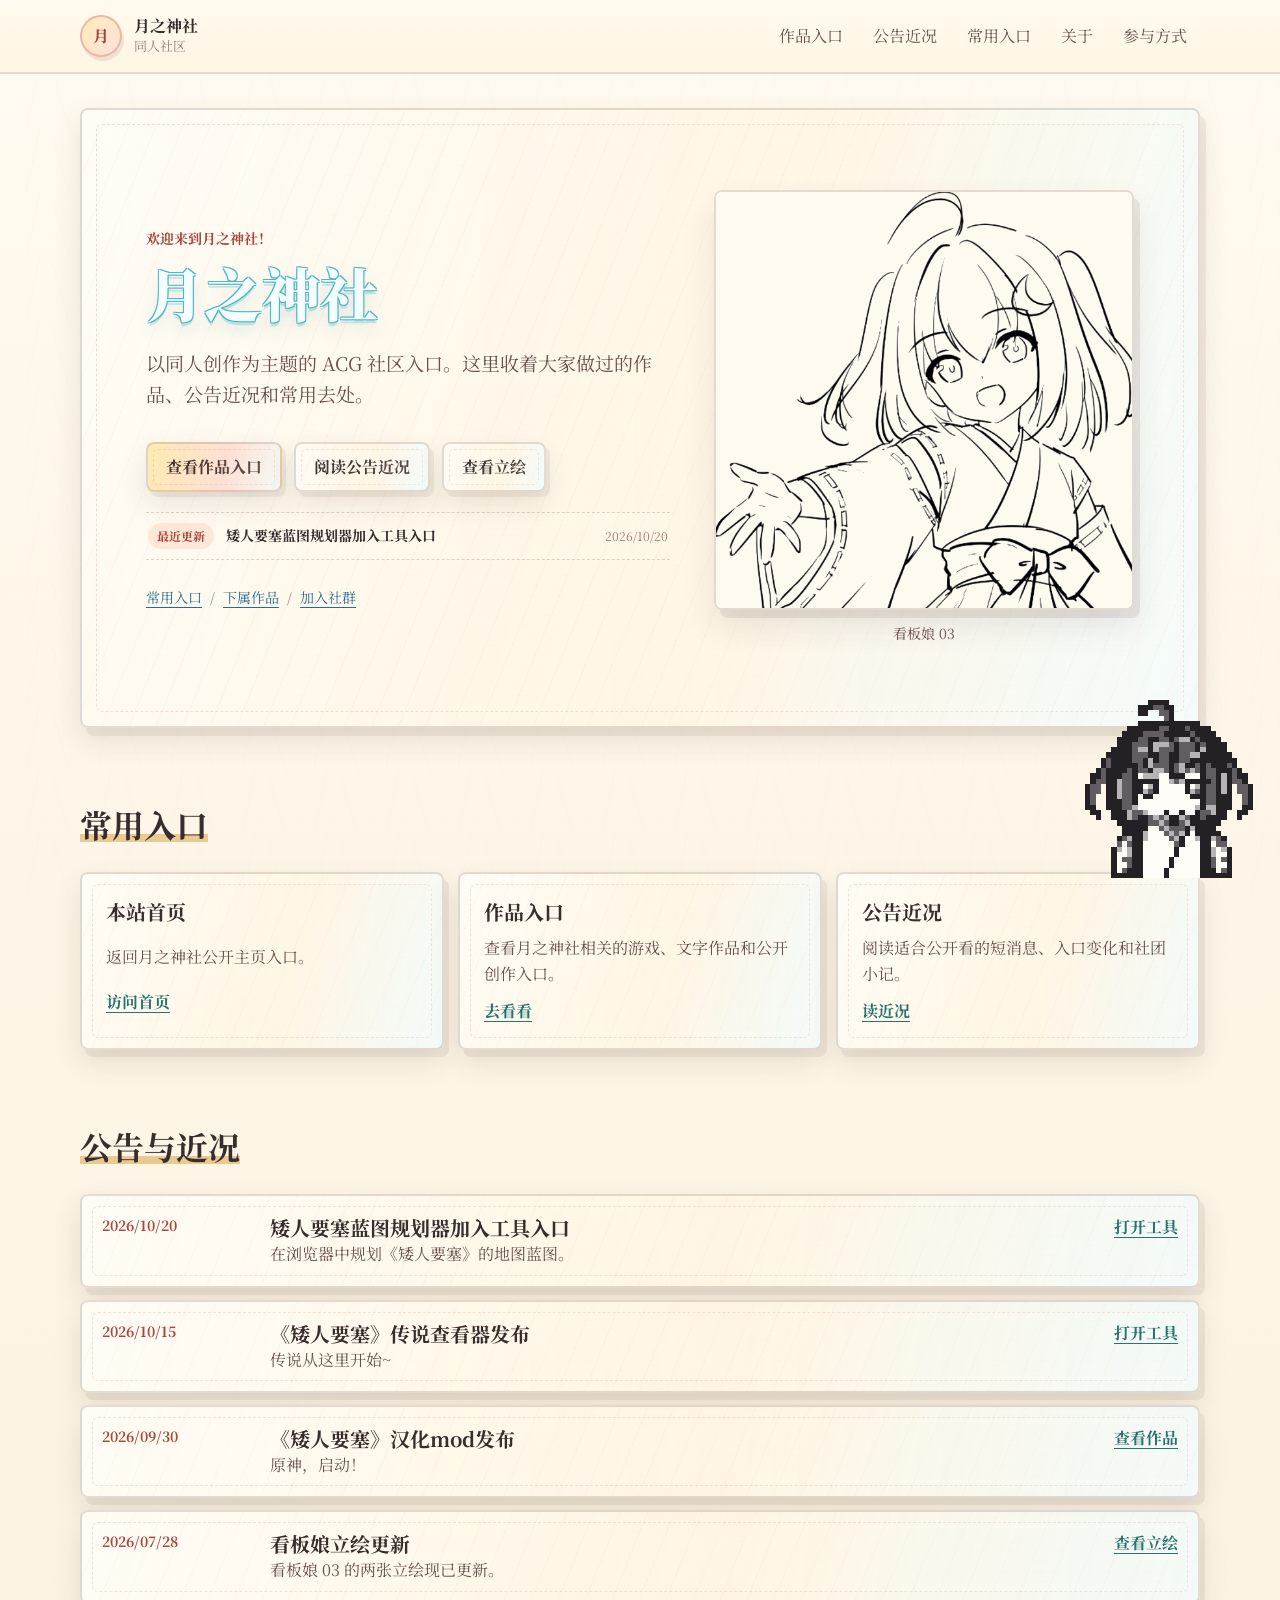
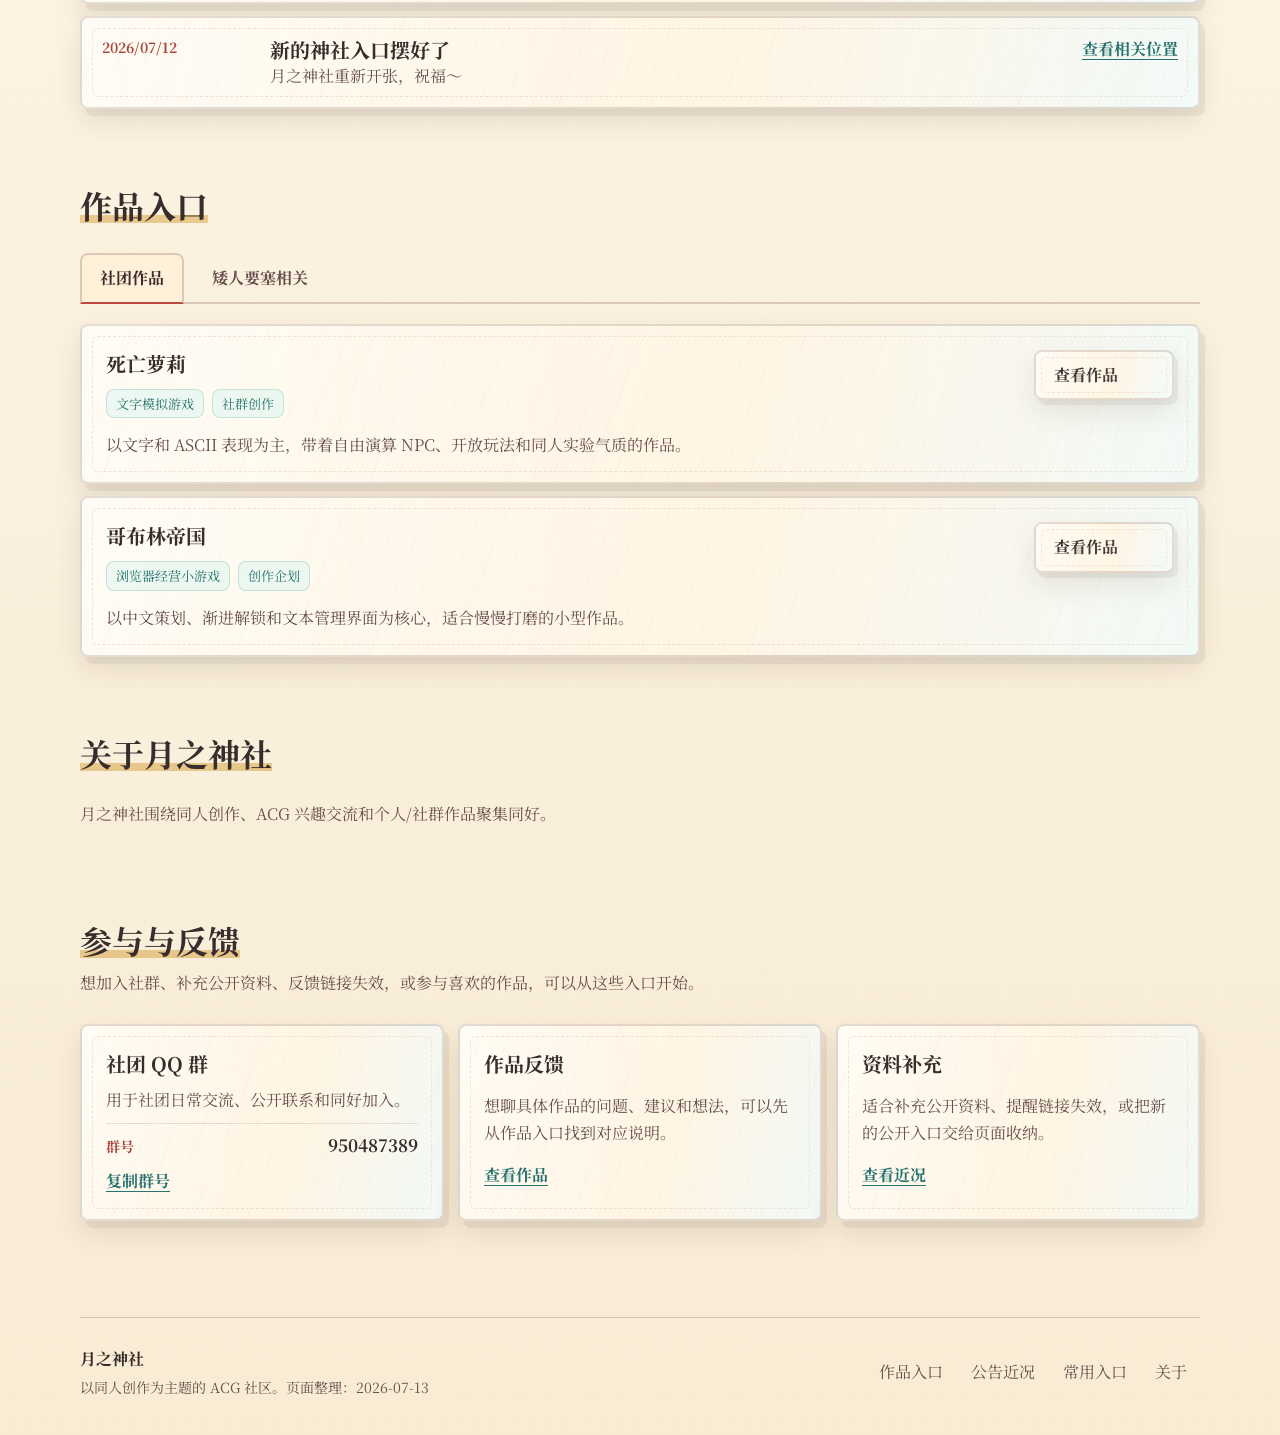
<file: index.html>
<!doctype html>
<html lang="zh-CN">
<head>
    <meta charset="utf-8">
    <meta name="viewport" content="width=device-width, initial-scale=1">
    <meta name="description" content="月之神社是一个以同人创作为主题的 ACG 社区入口，连接作品、近况与同好交流空间。">
    <title>月之神社</title>
    <link rel="icon" href="assets/favicon.svg" type="image/svg+xml">
    <!-- Noto Serif SC 统一简体中文、繁体中文、日文与拉丁字符的跨平台显示。 -->
    <link rel="preconnect" href="https://fonts.googleapis.com">
    <link rel="preconnect" href="https://fonts.gstatic.com" crossorigin>
    <link rel="stylesheet" href="https://fonts.googleapis.com/css2?family=Noto+Serif+SC:wght@400;700;900&amp;display=swap">
    <link rel="stylesheet" href="styles.css">
    <link rel="stylesheet" href="miko-animation.css">
    <script src="app.js" defer></script>
    <script src="miko-animation.js" defer></script>
</head>
<body>
    <a class="skip-link" href="#main">跳到主要内容</a>
    <div class="meteor-cat-layer" id="meteorCatLayer" aria-hidden="true"></div>

    <header class="site-header">
        <div class="header-inner">
            <a class="brand" href="#top" aria-label="月之神社首页">
                <span class="brand-mark" aria-hidden="true">月</span>
                <span>
                    <span class="brand-name">月之神社</span>
                    <span class="brand-subtitle">同人社区</span>
                </span>
            </a>

            <button class="menu-toggle" type="button" aria-expanded="false" aria-controls="siteNav">
                <span class="menu-toggle-lines" aria-hidden="true"></span>
                <span class="visually-hidden">打开导航菜单</span>
            </button>

            <nav class="site-nav" id="siteNav" aria-label="主要导航">
                <a href="#projects">作品入口</a>
                <a href="#announcements">公告近况</a>
                <a href="#links">常用入口</a>
                <a href="#about">关于</a>
                <a href="#join">参与方式</a>
            </nav>
        </div>
    </header>

    <main id="main">
        <!-- 首屏承担社区身份、入口和当前状态提示。 -->
        <section class="hero-section" id="top" aria-labelledby="heroTitle">
            <div class="hero-copy">
                <p class="eyebrow">欢迎来到月之神社！</p>
                <h1 class="site-title-glow" id="heroTitle">月之神社</h1>
                <p class="hero-lead">
                    以同人创作为主题的 ACG 社区入口。这里收着大家做过的作品、公告近况和常用去处。
                </p>
                <div class="hero-actions" aria-label="主要操作">
                    <a class="button primary-button" href="#projects">查看作品入口</a>
                    <a class="button secondary-button" href="#announcements">阅读公告近况</a>
                    <button
                        class="button secondary-button"
                        type="button"
                        aria-haspopup="dialog"
                        aria-controls="standeeDialog"
                        data-open-standee
                    >
                        查看立绘
                    </button>
                </div>
                <div class="hero-update" id="heroLatestAnnouncement" aria-live="polite"></div>
                <nav class="hero-quick-links" aria-label="快速入口">
                    <a href="#links">常用入口</a>
                    <span aria-hidden="true">/</span>
                    <a href="#projects">下属作品</a>
                    <span aria-hidden="true">/</span>
                    <a href="#join">加入社群</a>
                </nav>
            </div>

            <figure class="hero-visual">
                <button
                    class="hero-character-button"
                    type="button"
                    aria-haspopup="dialog"
                    aria-controls="standeeDialog"
                    aria-label="查看月之神社看板娘 03 的立绘"
                    data-open-standee
                >
                    <span
                        class="hero-standee"
                        aria-label="看板娘图片，悬停或聚焦时翻转显示另一张立绘"
                    >
                        <span class="hero-standee-inner">
                            <img
                                class="standee-face standee-face-front"
                                src="assets/miko-standee-generated.png"
                                width="640"
                                height="640"
                                alt="手绘风格的月之神社巫女看板立绘"
                                decoding="async"
                                fetchpriority="high"
                            >
                            <img
                                class="standee-face standee-face-back"
                                src="assets/miko-standee.png"
                                width="640"
                                height="640"
                                alt="月之神社巫女看板娘原始立绘"
                                loading="lazy"
                                decoding="async"
                                fetchpriority="low"
                            >
                        </span>
                    </span>
                </button>
                <figcaption>看板娘 03</figcaption>
            </figure>
        </section>

        <!-- 社区入口以数据渲染，方便后续替换正式链接。 -->
        <section class="content-section link-section" id="links" aria-labelledby="linksTitle">
            <div class="section-heading">
                <h2 id="linksTitle">常用入口</h2>
            </div>
            <div class="link-grid" id="siteLinks" aria-live="polite"></div>
        </section>

        <!-- 公告列表保持紧凑，用轻量近况替代生硬说明。 -->
        <section class="content-section announcements-section" id="announcements" aria-labelledby="announcementsTitle">
            <div class="section-heading">
                <h2 id="announcementsTitle">公告与近况</h2>
            </div>
            <div class="announcement-list" id="announcementList" aria-live="polite"></div>
        </section>

        <!-- 作品按社团创作与矮人要塞相关内容分组，保留作品锚点供公告跳转。 -->
        <section class="content-section projects-section" id="projects" aria-labelledby="projectsTitle">
            <div class="section-heading">
                <h2 id="projectsTitle">作品入口</h2>
            </div>
            <div class="project-tabs" id="projectTabs" role="tablist" aria-label="作品分类">
                <button
                    class="project-tab"
                    id="communityProjectsTab"
                    type="button"
                    role="tab"
                    aria-selected="true"
                    aria-controls="communityProjectsPanel"
                >社团作品</button>
                <button
                    class="project-tab"
                    id="dwarfFortressProjectsTab"
                    type="button"
                    role="tab"
                    aria-selected="false"
                    aria-controls="dwarfFortressProjectsPanel"
                    tabindex="-1"
                >矮人要塞相关</button>
            </div>
            <div id="featuredProjects">
                <div
                    class="project-list"
                    id="communityProjectsPanel"
                    role="tabpanel"
                    aria-labelledby="communityProjectsTab"
                    data-project-category="community"
                    tabindex="0"
                ></div>
                <div
                    class="project-list"
                    id="dwarfFortressProjectsPanel"
                    role="tabpanel"
                    aria-labelledby="dwarfFortressProjectsTab"
                    data-project-category="dwarfFortress"
                    tabindex="0"
                    hidden
                ></div>
            </div>
        </section>

        <section class="content-section about-section" id="about" aria-labelledby="aboutTitle">
            <div class="section-heading">
                <h2 id="aboutTitle">关于月之神社</h2>
            </div>
            <div class="about-layout">
                <div>
                    <p>
                        月之神社围绕同人创作、ACG 兴趣交流和个人/社群作品聚集同好。
                    </p>
                </div>
            </div>
        </section>

        <section class="content-section join-section" id="join" aria-labelledby="joinTitle">
            <div class="section-heading">
                <h2 id="joinTitle">参与与反馈</h2>
                <p>想加入社群、补充公开资料、反馈链接失效，或参与喜欢的作品，可以从这些入口开始。</p>
            </div>
            <div class="join-grid" id="communityChannels" aria-live="polite"></div>
        </section>
    </main>

    <!-- 角色自身就是拖动热区，不额外添加底框、卡片或装饰元素。 -->
    <aside
        class="miko-float"
        data-miko-float
        tabindex="0"
        role="button"
        aria-haspopup="dialog"
        aria-controls="shrineGameDialog"
        aria-label="可拖动的黑白像素看板娘动画；双击打开神社经营模拟游戏，使用方向键也可移动"
        title="拖动角色，双击进入神社经营游戏"
    >
        <div class="miko-float-character">
            <canvas
                class="miko-float-sprite"
                data-miko-sprite
                width="34"
                height="34"
                role="img"
                aria-label="代码绘制的短发和服像素看板娘动画"
            ></canvas>
        </div>
    </aside>

    <!-- 像素看板娘的隐藏游戏入口；iframe 按首次打开延迟加载，避免拖慢主页。 -->
    <dialog
        class="shrine-game-dialog"
        id="shrineGameDialog"
        aria-labelledby="shrineGameDialogTitle"
        aria-describedby="shrineGameDialogHint"
        data-shrine-game-dialog
    >
        <div class="shrine-game-card">
            <header class="shrine-game-header">
                <div>
                    <p class="shrine-game-kicker">03的社务时间</p>
                    <h2 id="shrineGameDialogTitle">神社经营绘卷</h2>
                </div>
                <div class="shrine-game-actions">
                    <a
                        class="shrine-game-external-link"
                        href="game/byayoi/index.html"
                        target="_blank"
                        rel="noopener"
                    >
                        在新页面打开
                    </a>
                    <button
                        class="shrine-game-close"
                        type="button"
                        aria-label="关闭神社经营游戏"
                        data-close-shrine-game
                    >
                        <span aria-hidden="true">×</span>
                    </button>
                </div>
            </header>
            <p class="visually-hidden" id="shrineGameDialogHint">
                游戏会在此悬浮卡片内运行；按 Esc 可以关闭并返回主页。
            </p>
            <div class="shrine-game-frame-shell">
                <p class="shrine-game-loading" role="status" aria-live="polite" data-shrine-game-loading>
                    正在打开神社……
                </p>
                <iframe
                    class="shrine-game-frame"
                    title="月之神社神社经营模拟游戏"
                    data-shrine-game-frame
                ></iframe>
            </div>
        </div>
    </dialog>

    <!-- 看板娘立绘浮窗使用原生 dialog，支持 Esc 关闭与键盘焦点管理。 -->
    <dialog
        class="standee-dialog"
        id="standeeDialog"
        aria-labelledby="standeeDialogTitle"
        aria-describedby="standeeDialogDescription"
    >
        <div class="standee-dialog-shell">
            <header class="standee-dialog-header">
                <div>
                    <p class="eyebrow">月之神社看板娘</p>
                    <h2 id="standeeDialogTitle">03 · 立绘</h2>
                </div>
                <button class="standee-dialog-close" type="button" data-close-standee>
                    <span aria-hidden="true">×</span>
                    <span class="visually-hidden">关闭立绘</span>
                </button>
            </header>

            <div class="standee-viewer">
                <div class="standee-canvas">
                    <img
                        class="standee-preview-image"
                        id="standeePreviewImage"
                        width="240"
                        height="395"
                        alt="月之神社看板娘 03 的第一张立绘"
                        decoding="async"
                    >
                    <img
                        class="standee-full-image"
                        id="standeeFullImage"
                        width="4000"
                        height="6577"
                        alt=""
                        decoding="async"
                    >
                    <p class="standee-loading-status" id="standeeLoadingStatus" role="status" aria-live="polite" hidden></p>
                </div>

                <aside class="standee-controls">
                    <div>
                        <p class="standee-control-label">选择立绘</p>
                        <div class="standee-variant-list" role="group" aria-label="立绘">
                            <button
                                class="standee-variant is-active"
                                type="button"
                                aria-pressed="true"
                                data-standee-src="assets/03_1.webp"
                                data-standee-preview="assets/03_1-preview.webp"
                                data-standee-alt="月之神社看板娘 03 的第一张立绘"
                            >
                                <img
                                    data-preview-src="assets/03_1-preview.webp"
                                    alt=""
                                    width="240"
                                    height="395"
                                    loading="lazy"
                                    decoding="async"
                                >
                                <span>立绘 1</span>
                            </button>
                            <button
                                class="standee-variant"
                                type="button"
                                aria-pressed="false"
                                data-standee-src="assets/03_2.webp"
                                data-standee-preview="assets/03_2-preview.webp"
                                data-standee-alt="月之神社看板娘 03 的第二张立绘"
                            >
                                <img
                                    data-preview-src="assets/03_2-preview.webp"
                                    alt=""
                                    width="240"
                                    height="395"
                                    loading="lazy"
                                    decoding="async"
                                >
                                <span>立绘 2</span>
                            </button>
                        </div>
                    </div>
                    <p class="standee-dialog-description" id="standeeDialogDescription">
                        立绘会自动适应屏幕高度；在小屏设备上可上下滚动查看。按 Esc 也可以关闭。
                    </p>
                </aside>
            </div>
            <footer class="standee-dialog-credit">
                <span>画师 ID：</span>
                <a
                    href="https://www.mihuashi.com/profiles/2068083?role=painter&amp;utm_source=qq&amp;utm_campaign=userpage&amp;utm_medium=share&amp;utm_content=ordinary"
                    target="_blank"
                    rel="noopener noreferrer"
                    aria-label="在米画师查看画师尤西安的饭的主页"
                >
                    尤西安的饭
                </a>
            </footer>
        </div>
    </dialog>

    <footer class="site-footer">
        <div>
            <strong>月之神社</strong>
            <p>以同人创作为主题的 ACG 社区。页面整理：<time datetime="2026-07-13">2026-07-13</time></p>
        </div>
        <nav class="footer-nav" aria-label="页脚导航">
            <a href="#projects">作品入口</a>
            <a href="#announcements">公告近况</a>
            <a href="#links">常用入口</a>
            <a href="#about">关于</a>
        </nav>
    </footer>
</body>
</html>
</file>
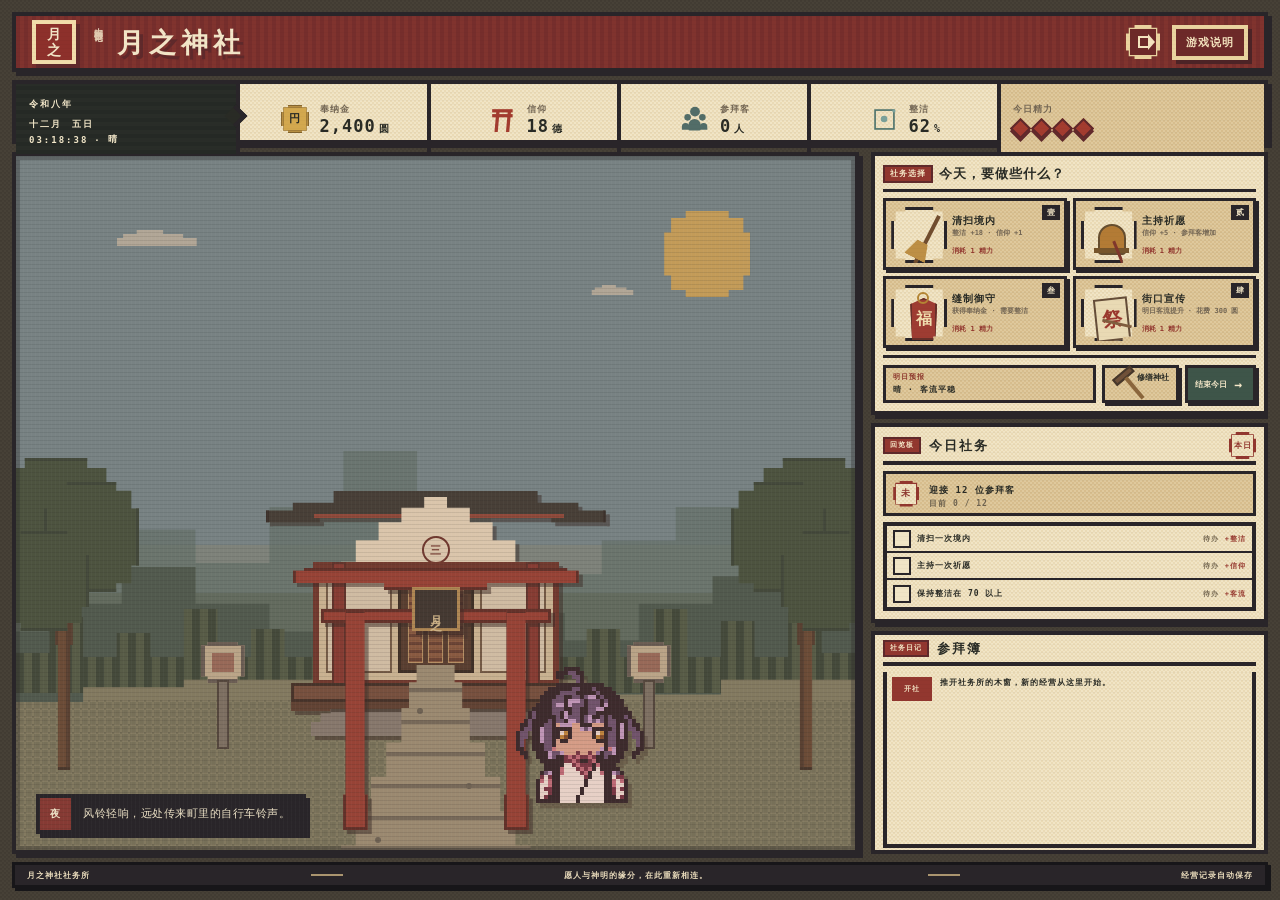
<file: game/byayoi/index.html>
<!doctype html>
<html lang="zh-CN">
<head>
  <meta charset="utf-8">
  <meta name="viewport" content="width=device-width, initial-scale=1">
  <meta name="theme-color" content="#8f3428">
  <title>月之神社｜神社经营绘卷</title>
  <link rel="stylesheet" href="styles.css">
</head>
<body>
  <div class="grain" aria-hidden="true"></div>
  <main class="game-shell">
    <header class="masthead">
      <div class="title-seal" aria-hidden="true">月<br>之</div>
      <div class="title-copy">
        <p class="eyebrow">山间社务日记</p>
        <h1>月之神社</h1>
      </div>
      <div class="header-actions">
        <button class="round-button" id="soundBtn" aria-label="切换声音" title="切换声音"><span class="speaker-icon"></span></button>
        <button class="text-button" id="helpBtn">游戏说明</button>
      </div>
    </header>

    <section class="status-ribbon" aria-label="经营状态">
      <div class="date-block">
        <span class="kicker" id="eraText">令和</span>
        <strong><span id="monthText">一月</span><span id="dayText">一日</span></strong>
        <span class="date-meta"><time id="timeText" datetime="00:00:00">00:00:00</time><span aria-hidden="true">·</span><span id="weatherText">晴</span></span>
      </div>
      <div class="resource"><span class="resource-icon coin-icon" aria-hidden="true"></span><span><small>奉纳金</small><b id="moneyValue">2,400</b><em>圆</em></span></div>
      <div class="resource"><span class="resource-icon faith-icon" aria-hidden="true"></span><span><small>信仰</small><b id="faithValue">18</b><em>德</em></span></div>
      <div class="resource"><span class="resource-icon visitor-icon" aria-hidden="true"></span><span><small>参拜客</small><b id="visitorsValue">0</b><em>人</em></span></div>
      <div class="resource"><span class="resource-icon clean-icon" aria-hidden="true"></span><span><small>整洁</small><b id="cleanValue">62</b><em>%</em></span></div>
      <div class="energy-block">
        <span>今日精力</span>
        <div class="energy-pips" id="energyPips" aria-label="剩余精力"></div>
      </div>
    </section>

    <div class="game-grid">
      <section class="scene-card panel-edge" aria-label="神社景色">
        <div class="scene" id="scene">
          <div class="sun"></div>
          <div class="cloud cloud-a"><i></i><i></i><i></i></div>
          <div class="cloud cloud-b"><i></i><i></i><i></i></div>
          <div class="mountain mountain-back"></div>
          <div class="mountain mountain-front"></div>
          <div class="forest forest-back" id="forestBack"></div>
          <div class="shrine">
            <div class="roof roof-top"><i></i></div>
            <div class="gable"><span class="crest">三</span></div>
            <div class="shrine-body">
              <div class="wall-panel"></div><div class="shrine-door"><i></i><i></i><i></i></div><div class="wall-panel"></div>
            </div>
            <div class="veranda"></div>
            <div class="foundation"></div>
          </div>
          <div class="tree tree-left"><i></i><i></i><i></i><b></b></div>
          <div class="tree tree-right"><i></i><i></i><i></i><b></b></div>
          <div class="ground"></div>
          <div class="stone-path"><i></i><i></i><i></i><i></i></div>
          <div class="lantern lantern-left"><b></b><i></i></div>
          <div class="lantern lantern-right"><b></b><i></i></div>
          <div class="torii"><div class="beam beam-top"></div><div class="beam beam-low"></div><div class="post post-left"></div><div class="post post-right"></div><span class="plaque">月之</span></div>
          <div class="character" id="character" aria-hidden="true">
            <div class="pixel-miko">
              <i class="pixel-base-outline"></i><i class="pixel-base-hair-dark"></i><i class="pixel-base-hair"></i><i class="pixel-base-hair-light"></i><i class="pixel-base-skin"></i><i class="pixel-base-blush"></i><i class="pixel-base-eye-dark"></i><i class="pixel-base-gold"></i><i class="pixel-base-white"></i><i class="pixel-base-pale-pink"></i><i class="pixel-base-pink"></i><i class="pixel-base-red"></i><i class="pixel-base-deep-red"></i>
              <span class="pixel-face pixel-face-open">
                <i class="pixel-open-outline"></i><i class="pixel-open-hair-dark"></i><i class="pixel-open-hair"></i><i class="pixel-open-hair-light"></i><i class="pixel-open-skin"></i><i class="pixel-open-blush"></i><i class="pixel-open-eye-dark"></i><i class="pixel-open-gold"></i><i class="pixel-open-white"></i><i class="pixel-open-pale-pink"></i><i class="pixel-open-pink"></i><i class="pixel-open-red"></i><i class="pixel-open-deep-red"></i>
              </span>
              <span class="pixel-face pixel-face-blink">
                <i class="pixel-blink-outline"></i><i class="pixel-blink-hair-dark"></i><i class="pixel-blink-hair"></i><i class="pixel-blink-hair-light"></i><i class="pixel-blink-skin"></i><i class="pixel-blink-blush"></i><i class="pixel-blink-eye-dark"></i><i class="pixel-blink-gold"></i><i class="pixel-blink-white"></i><i class="pixel-blink-pale-pink"></i><i class="pixel-blink-pink"></i><i class="pixel-blink-red"></i><i class="pixel-blink-deep-red"></i>
              </span>
            </div>
          </div>
          <div class="visitor-sprite" id="visitorSprite" aria-hidden="true"><div></div><i></i></div>
          <div class="weather-layer" id="weatherLayer"></div>
          <div class="floating-text" id="floatingText"></div>
          <div class="scene-caption"><span id="sceneTime">朝</span><b id="sceneMood">山风清朗，鸟居下还没有脚步声。</b></div>
        </div>
      </section>

      <aside class="side-column">
        <section class="workbench panel-edge">
        <div class="workbench-head">
          <div><span class="vertical-label">社务选择</span><h2>今天，要做些什么？</h2></div>
          <p id="actionHint">每项工作消耗一点精力。好好经营，让这座小神社重新热闹起来。</p>
        </div>
        <div class="action-grid" id="actionGrid">
          <button class="action-card" data-action="sweep">
            <span class="action-no">壹</span><span class="action-art broom-art"><i></i><b></b></span>
            <strong>清扫境内</strong><small>整洁 +18 · 信仰 +1</small><em>消耗 1 精力</em>
          </button>
          <button class="action-card" data-action="pray">
            <span class="action-no">贰</span><span class="action-art bell-art"><i></i><b></b></span>
            <strong>主持祈愿</strong><small>信仰 +5 · 参拜客增加</small><em>消耗 1 精力</em>
          </button>
          <button class="action-card" data-action="omamori">
            <span class="action-no">叁</span><span class="action-art charm-art"><i>福</i><b></b></span>
            <strong>缝制御守</strong><small>获得奉纳金 · 需要整洁</small><em>消耗 1 精力</em>
          </button>
          <button class="action-card" data-action="publicity">
            <span class="action-no">肆</span><span class="action-art flyer-art"><i>祭</i><b></b></span>
            <strong>街口宣传</strong><small>明日客流提升 · 花费 300 圆</small><em>消耗 1 精力</em>
          </button>
        </div>
        <div class="day-controls">
          <div class="forecast"><span>明日预报</span><b id="forecastText">晴 · 客流平稳</b></div>
          <button class="upgrade-button" id="upgradeBtn"><span class="hammer-icon"></span><b>修缮神社</b><small>提升设施与收入</small></button>
          <button class="end-day-button" id="endDayBtn"><span>收工</span><b>结束今日</b><i>→</i></button>
        </div>
        </section>

        <section class="notice-board panel-edge">
          <div class="section-heading"><span>回览板</span><h2>今日社务</h2><i>本日</i></div>
          <div class="daily-goal" id="dailyGoal">
            <div class="goal-stamp" id="goalStamp">未</div>
            <div><strong id="goalTitle">迎接 12 位参拜客</strong><p id="goalProgress">目前 0 / 12</p></div>
          </div>
          <ul class="task-list" id="taskList"></ul>
        </section>

        <section class="journal panel-edge">
          <div class="section-heading small"><span>社务日记</span><h2>参拜簿</h2></div>
          <div class="log-list" id="logList" aria-live="polite"></div>
        </section>
      </aside>
    </div>

    <footer><span>月之神社社务所</span><i></i><p>愿人与神明的缘分，在此重新相连。</p><i></i><span>经营记录自动保存</span></footer>
  </main>

  <div class="modal-backdrop" id="modalBackdrop" hidden>
    <section class="modal" id="modal" role="dialog" aria-modal="true" aria-labelledby="modalTitle">
      <button class="modal-close" id="modalClose" aria-label="关闭">×</button>
      <div id="modalContent"></div>
    </section>
  </div>

  <template id="eventTemplate">
    <div class="event-view">
      <span class="event-kicker">境内小记</span><div class="event-illustration"><div class="event-sun"></div><div class="event-gate"></div></div>
      <h2 id="eventTitle"></h2><p id="eventBody"></p><div class="event-effects" id="eventEffects"></div>
      <button class="primary-button" id="eventConfirm">知道了</button>
    </div>
  </template>
  <script src="game.js"></script>
</body>
</html>
</file>
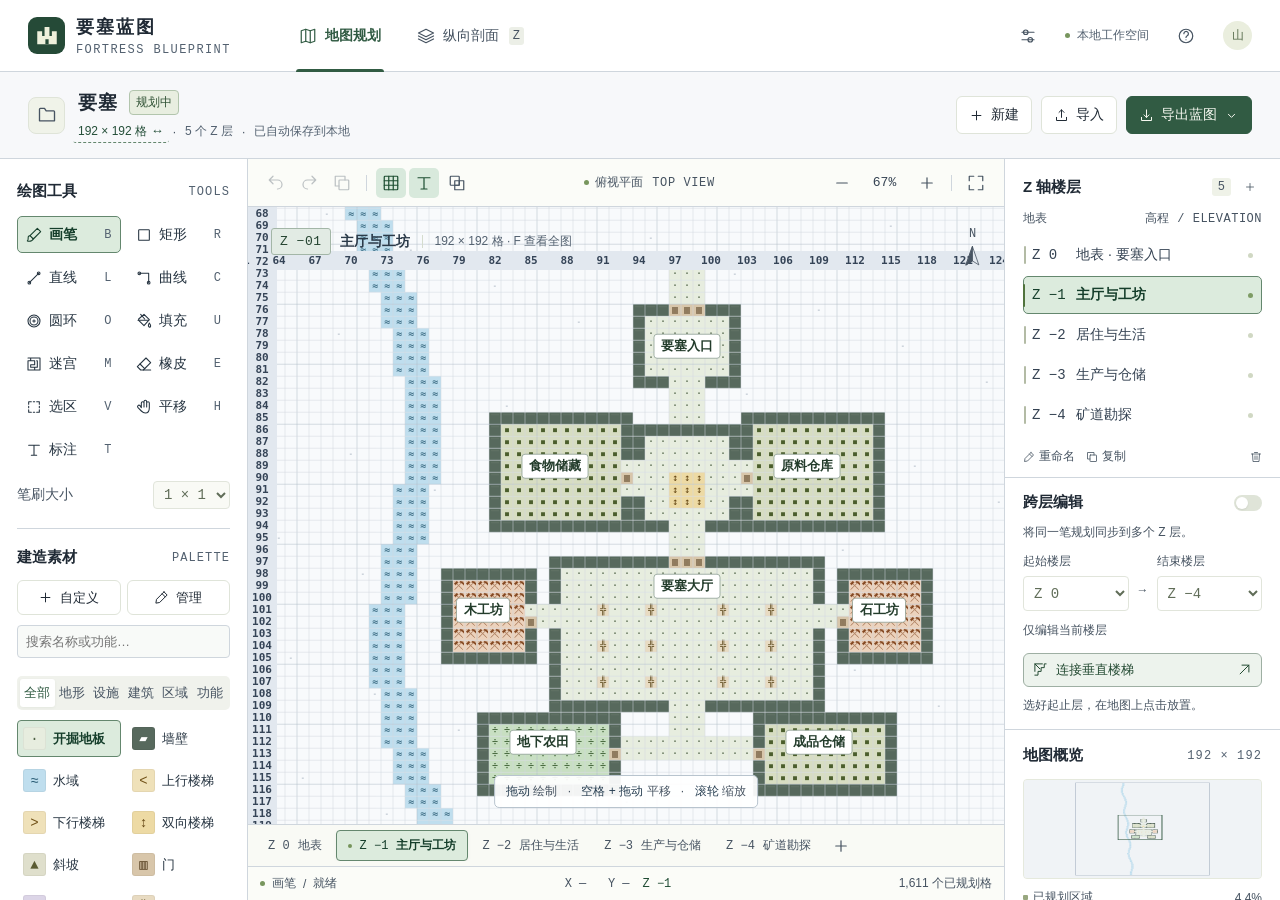
<file: tools/dfbluepaint/index.html>
<!doctype html>
<html lang="zh-CN">
  <head>
    <meta charset="UTF-8" />
    <meta name="viewport" content="width=device-width, initial-scale=1.0" />
    <meta name="theme-color" content="#244c3e" />
    <meta
      name="description"
      content="要塞蓝图：支持跨 Z 轴编辑、楼梯连接与本地保存的矮人要塞地图规划工具。"
    />
    <title>要塞蓝图 · 矮人要塞地图规划</title>
    <link
      rel="icon"
      href="data:image/svg+xml,%3Csvg xmlns='http://www.w3.org/2000/svg' viewBox='0 0 40 40'%3E%3Crect width='40' height='40' rx='10' fill='%23244c3e'/%3E%3Cpath d='M9 29V13h5v5h4V9h5v9h4v-5h5v16H9Z' fill='%23e6e8cf'/%3E%3C/svg%3E"
    />
    <link rel="stylesheet" href="styles.css" />
    <script defer src="model.js"></script>
    <script defer src="maze.js"></script>
    <script defer src="app.js"></script>
  </head>
  <body>
    <header class="app-header">
      <a href="./" class="brand" aria-label="要塞蓝图首页"
        ><span class="brand-mark"
          ><svg viewBox="0 0 32 32">
            <path d="M4 26V10h6v6h3V5h6v11h3v-6h6v16H4Z" />
            <path d="M14 26v-6h4v6" class="brand-door" /></svg></span
        ><span><strong>要塞蓝图</strong><small>FORTRESS BLUEPRINT</small></span></a
      >
      <nav class="view-tabs" aria-label="工作视图">
        <button class="view-tab active" data-view="plan"><span data-icon="map"></span>地图规划</button
        ><button class="view-tab" data-view="section">
          <span data-icon="layers"></span>纵向剖面<span class="tiny-tag">Z</span>
        </button>
      </nav>
      <div class="header-end">
        <button
          class="icon-btn mobile-levels-btn"
          id="mobile-levels-btn"
          title="楼层与跨层编辑"
          aria-label="楼层与跨层编辑"
          aria-expanded="false"
          aria-controls="right-panel"
          data-icon="layers"
        ></button
        ><button
          class="icon-btn"
          id="settings-btn"
          title="编辑器设置"
          aria-label="编辑器设置"
          data-icon="settings"
        ></button
        ><span class="local-badge"><i></i>本地工作空间</span
        ><button
          class="icon-btn"
          id="help-btn"
          title="使用帮助与快捷键"
          aria-label="使用帮助与快捷键"
          data-icon="help"
        ></button
        ><span class="avatar">山</span>
      </div>
    </header>
    <div class="project-bar">
      <div class="project-heading">
        <span class="project-icon" data-icon="folder"></span>
        <div>
          <div class="title-line">
            <button id="project-title" title="重命名要塞">要塞</button><span class="project-tag">规划中</span>
          </div>
          <p>
            <button
              id="project-dimensions"
              class="size-button"
              title="自定义当前地图宽高"
              aria-label="修改地图尺寸"
            >
              192 × 192 格</button
            ><span class="dot">·</span><span id="project-layers">5 个 Z 层</span><span class="dot">·</span
            ><span id="save-status">已自动保存到本地</span>
          </p>
        </div>
      </div>
      <div class="project-actions">
        <button class="button" id="new-btn"><span data-icon="plus"></span><span>新建</span></button
        ><button class="button" id="import-btn"><span data-icon="upload"></span><span>导入</span></button
        ><button class="button primary" id="export-btn">
          <span data-icon="download"></span>导出蓝图<span data-icon="chevron-down"></span>
        </button>
      </div>
    </div>
    <main class="workspace">
      <aside class="left-panel">
        <div class="panel-title">绘图工具 <span class="eyebrow">TOOLS</span></div>
        <div class="tools-grid" id="tools-grid"></div>
        <div class="brush-options">
          <label for="brush-size">笔刷大小</label
          ><select id="brush-size">
            <option value="1">1 × 1</option>
            <option value="2">2 × 2</option>
            <option value="3">3 × 3</option>
            <option value="5">5 × 5</option>
          </select>
        </div>
        <div class="palette-heading">
          <span class="panel-title">建造素材</span><span class="eyebrow">PALETTE</span>
        </div>
        <div class="palette-actions">
          <button class="button" id="add-material" title="新建自定义素材" aria-label="新建自定义素材">
            <span data-icon="plus"></span><span>自定义</span>
          </button>
          <button class="button" id="manage-materials" title="管理素材库" aria-label="管理素材库">
            <span data-icon="edit"></span><span>管理</span>
          </button>
        </div>
        <label class="palette-search"
          ><span class="sr-only">搜索素材名称或功能</span
          ><input id="material-search" type="search" placeholder="搜索名称或功能…" autocomplete="off"
        /></label>
        <div class="palette-tabs" role="tablist" aria-label="素材分类">
          <button class="active" data-category="all" role="tab" aria-selected="true">全部</button
          ><button data-category="地形" role="tab" aria-selected="false">地形</button
          ><button data-category="设施" role="tab" aria-selected="false">设施</button
          ><button data-category="建筑" role="tab" aria-selected="false">建筑</button>
          <button data-category="分区" role="tab" aria-selected="false">区域</button>
          <button data-category="功能" role="tab" aria-selected="false">功能</button>
        </div>
        <div id="materials" class="materials"></div>
        <div class="selected-material">
          <span id="selected-swatch" class="material-swatch"></span>
          <div><small>当前素材</small><strong id="selected-name">开掘 / 地板</strong></div>
          <kbd id="selected-code">01</kbd>
        </div>
        <div class="material-details" id="material-details" hidden>
          <p id="selected-description"></p>
          <div class="material-detail-actions">
            <button class="button" id="edit-material">编辑素材</button
            ><button class="button" id="stamp-material">放置模板</button>
          </div>
          <button class="button" id="rotate-stamp" hidden>旋转 90°</button>
        </div>
        <div class="tip-card">
          <span data-icon="spark"></span>
          <div>
            <strong>伟大的要塞，始于一格。</strong>
            <p>先规划，再开掘。让每一层都井井有条。</p>
          </div>
        </div>
        <button class="shortcuts-link" id="shortcuts-btn">
          <span data-icon="keyboard"></span>快捷键指南<span>?</span>
        </button>
      </aside>
      <section class="editor" aria-label="地图编辑器">
        <div class="editor-toolbar">
          <div class="toolbar-group">
            <button
              class="icon-btn"
              id="undo-btn"
              aria-label="撤销"
              title="撤销 Ctrl+Z"
              data-icon="undo"
            ></button
            ><button
              class="icon-btn"
              id="redo-btn"
              aria-label="重做"
              title="重做 Ctrl+Shift+Z"
              data-icon="redo"
            ></button
            ><button
              class="icon-btn"
              id="paste-btn"
              aria-label="粘贴选区"
              title="粘贴选区 Ctrl+V"
              data-icon="copy"
              disabled
            ></button
            ><span class="toolbar-divider"></span
            ><button
              class="icon-btn"
              id="grid-btn"
              aria-label="显示网格"
              title="显示网格 G"
              aria-pressed="true"
              data-icon="grid"
            ></button
            ><button
              class="icon-btn"
              id="labels-btn"
              aria-label="显示标注"
              title="显示标注"
              aria-pressed="true"
              data-icon="tag"
            ></button
            ><button
              class="icon-btn"
              id="ghost-btn"
              aria-label="透视下层"
              title="透视下一个下层"
              aria-pressed="false"
              data-icon="ghost"
            ></button>
          </div>
          <div class="toolbar-center" id="view-description"><i></i>俯视平面 <span>TOP VIEW</span></div>
          <div class="toolbar-group zoom-controls">
            <button class="icon-btn" id="zoom-out" title="缩小" aria-label="缩小" data-icon="minus"></button
            ><button id="zoom-value" title="恢复 100%">100%</button
            ><button class="icon-btn" id="zoom-in" title="放大" aria-label="放大" data-icon="plus"></button
            ><span class="toolbar-divider"></span
            ><button
              class="icon-btn"
              id="fit-btn"
              title="适应画布 F"
              aria-label="适应画布"
              data-icon="maximize"
            ></button>
          </div>
        </div>
        <div class="circle-options" id="circle-options" role="group" aria-label="圆环参数" hidden>
          <label for="circle-diameter"
            >内径
            <input id="circle-diameter" type="number" min="0" max="512" step="1" value="12" required />
            格</label
          >
          <label for="circle-width"
            >环宽
            <input id="circle-width" type="number" min="1" max="512" step="1" value="1" required /> 格</label
          >
          <output id="circle-summary" for="circle-diameter circle-width" aria-live="polite"
            >外径 14 格 · 向外绘制</output
          >
        </div>
        <div class="maze-options" id="maze-options" role="group" aria-label="迷宫填充" hidden>
          <div class="maze-controls">
            <strong>迷宫填充</strong>
            <label for="maze-width"
              >通道宽度
              <input id="maze-width" type="number" min="1" max="512" step="1" value="1" required /> 格</label
            >
            <button class="button" id="maze-start">选起点</button>
            <button class="button" id="maze-end">选终点</button>
            <button class="button" id="maze-shuffle">换一个</button>
            <button class="button primary" id="maze-apply">生成迷宫</button>
            <button class="button" id="maze-reset">重新选区</button>
          </div>
          <p id="maze-status" role="status" aria-live="polite">① 点击空白区域，自动选中连通区域</p>
          <small>仅当前楼层 · 地板通道 / 墙壁 · 保留障碍 · 确认前不修改地图 · Esc 取消</small>
        </div>
        <div class="canvas-container" id="canvas-container">
          <canvas
            id="map-canvas"
            tabindex="0"
            role="img"
            aria-label="要塞地图编辑网格，使用绘图工具逐格编辑；PageUp 和 PageDown 切换楼层"
          ></canvas>
          <div class="canvas-heading">
            <span class="canvas-badge" id="canvas-z">Z −01</span><span id="canvas-layer-name">主厅与工坊</span
            ><span class="canvas-heading-line"></span
            ><small id="canvas-subtitle">192 × 192 格 · F 查看全图</small>
          </div>
          <div class="north-indicator">
            <span>N</span
            ><svg viewBox="0 0 24 32">
              <path d="M12 3 20 26 12 21 4 26Z" fill="none" stroke="currentColor" />
              <path d="M12 3v18l-8 5Z" fill="currentColor" />
            </svg>
          </div>
          <div class="section-control" id="section-control" hidden>
            <label for="section-column">剖切 X 列</label
            ><input type="range" id="section-column" min="0" max="191" value="96" /><output
              id="section-column-value"
              >X 97</output
            >
          </div>
          <div class="selection-actions" id="selection-actions" hidden>
            <span id="selection-size"></span><button id="copy-selection">复制</button
            ><button id="fill-selection">填入素材</button><button id="delete-selection">清空</button
            ><button id="dismiss-selection" aria-label="取消选区">×</button>
          </div>
          <div class="canvas-hint" id="canvas-hint">
            <kbd>拖动</kbd> 绘制 <span>·</span> <kbd>空格 + 拖动</kbd> 平移 <span>·</span>
            <kbd>滚轮</kbd> 缩放
          </div>
          <div id="cross-indicator" class="cross-indicator" hidden>
            <span data-icon="layers"></span><span id="cross-indicator-text"></span>
          </div>
        </div>
        <div class="layer-tabs-bar">
          <div id="layer-tabs" class="layer-tabs"></div>
          <button
            id="add-layer-tab"
            class="icon-btn"
            aria-label="添加楼层"
            title="添加楼层"
            data-icon="plus"
          ></button>
        </div>
        <footer class="editor-status">
          <div>
            <span class="status-dot"></span><span id="tool-status">画笔</span
            ><span class="status-separator">/</span><span id="hover-material">就绪</span>
          </div>
          <div class="coordinate-status">
            <span id="coordinate">X — &nbsp; Y —</span><b id="status-z">Z −1</b>
          </div>
          <span id="cell-count">0 个已规划格</span>
        </footer>
      </section>
      <button class="levels-backdrop" id="levels-backdrop" aria-label="关闭楼层面板" tabindex="-1"></button>
      <aside class="right-panel" id="right-panel">
        <section class="levels-section">
          <div class="panel-title">
            Z 轴楼层
            <div class="panel-title-actions">
              <span id="level-count" class="count-badge">5</span
              ><button
                class="icon-btn small"
                id="add-layer"
                title="添加楼层"
                aria-label="添加楼层"
                data-icon="plus"
              ></button>
            </div>
          </div>
          <div class="level-caption"><span>地表</span><span>高程 / ELEVATION</span></div>
          <div class="levels-list" id="levels-list"></div>
          <div class="layer-manage">
            <button id="rename-layer" title="重命名当前楼层"><span data-icon="edit"></span>重命名</button
            ><button id="duplicate-layer" title="复制当前楼层"><span data-icon="copy"></span>复制</button
            ><button id="delete-layer" title="删除当前楼层" aria-label="删除当前楼层">
              <span data-icon="trash"></span>
            </button>
          </div>
        </section>
        <section class="cross-section">
          <div class="panel-title">
            <label for="cross-toggle">跨层编辑</label
            ><label class="switch"><input id="cross-toggle" type="checkbox" /><span></span></label>
          </div>
          <p class="section-description">将同一笔规划同步到多个 Z 层。</p>
          <div class="range-controls">
            <label>起始楼层<select id="range-from" aria-label="起始楼层"></select></label><span>→</span
            ><label>结束楼层<select id="range-to" aria-label="结束楼层"></select></label>
          </div>
          <div class="range-summary" id="range-summary">仅编辑当前楼层</div>
          <button class="button stair-button" id="stairs-btn">
            <span data-icon="stairs"></span>连接垂直楼梯<span data-icon="arrow-up-right"></span>
          </button>
          <p class="stair-hint">选好起止层，在地图上点击放置。</p>
        </section>
        <section class="overview-section">
          <div class="panel-title">地图概览<span class="eyebrow" id="overview-scale">192 × 192</span></div>
          <canvas id="minimap" width="400" height="240" aria-label="地图缩略图，点击定位" role="img"></canvas>
          <div class="overview-footer">
            <span><i></i>已规划区域</span><span id="planned-percent">0%</span>
          </div>
        </section>
        <section class="legend-section">
          <div class="panel-title">地图图例</div>
          <div class="legend-grid">
            <span><i style="--legend: #e4e9dd"></i>地板</span
            ><span><i style="--legend: #768477"></i>墙壁</span
            ><span><i style="--legend: #c7dfe8"></i>水域</span
            ><span><i style="--legend: #eddaa4"></i>楼梯</span
            ><span><i style="--legend: #ecd2bc"></i>工坊</span
            ><span><i style="--legend: #d7ddc2"></i>储物区</span>
          </div>
          <div id="custom-legend" class="custom-legend" aria-label="当前楼层自定义素材图例"></div>
        </section>
        <div class="right-footer"><span class="tiny-logo">▥</span> STRIKE THE EARTH.<span>v1.0</span></div>
      </aside>
    </main>
    <input type="file" id="import-file" accept="application/json,.json" hidden />
    <dialog id="dialog">
      <form id="dialog-form" method="dialog">
        <div class="dialog-heading">
          <div>
            <span class="eyebrow">FORTRESS BLUEPRINT</span>
            <h2 id="dialog-title"></h2>
          </div>
          <button
            type="button"
            id="close-dialog"
            class="icon-btn"
            aria-label="关闭对话框"
            data-icon="close"
          ></button>
        </div>
        <div id="dialog-content"></div>
        <div class="dialog-actions" id="dialog-actions">
          <button type="button" id="cancel-dialog" class="button">取消</button
          ><button type="submit" id="confirm-dialog" class="button primary">确认</button>
        </div>
      </form>
    </dialog>
    <output
      id="drawing-size"
      class="drawing-size"
      aria-label="绘制区域尺寸（宽*高，单位：格）"
      aria-live="off"
      hidden
    ></output>
    <div class="toast" id="toast" role="status" aria-live="polite"></div>
  </body>
</html>
</file>
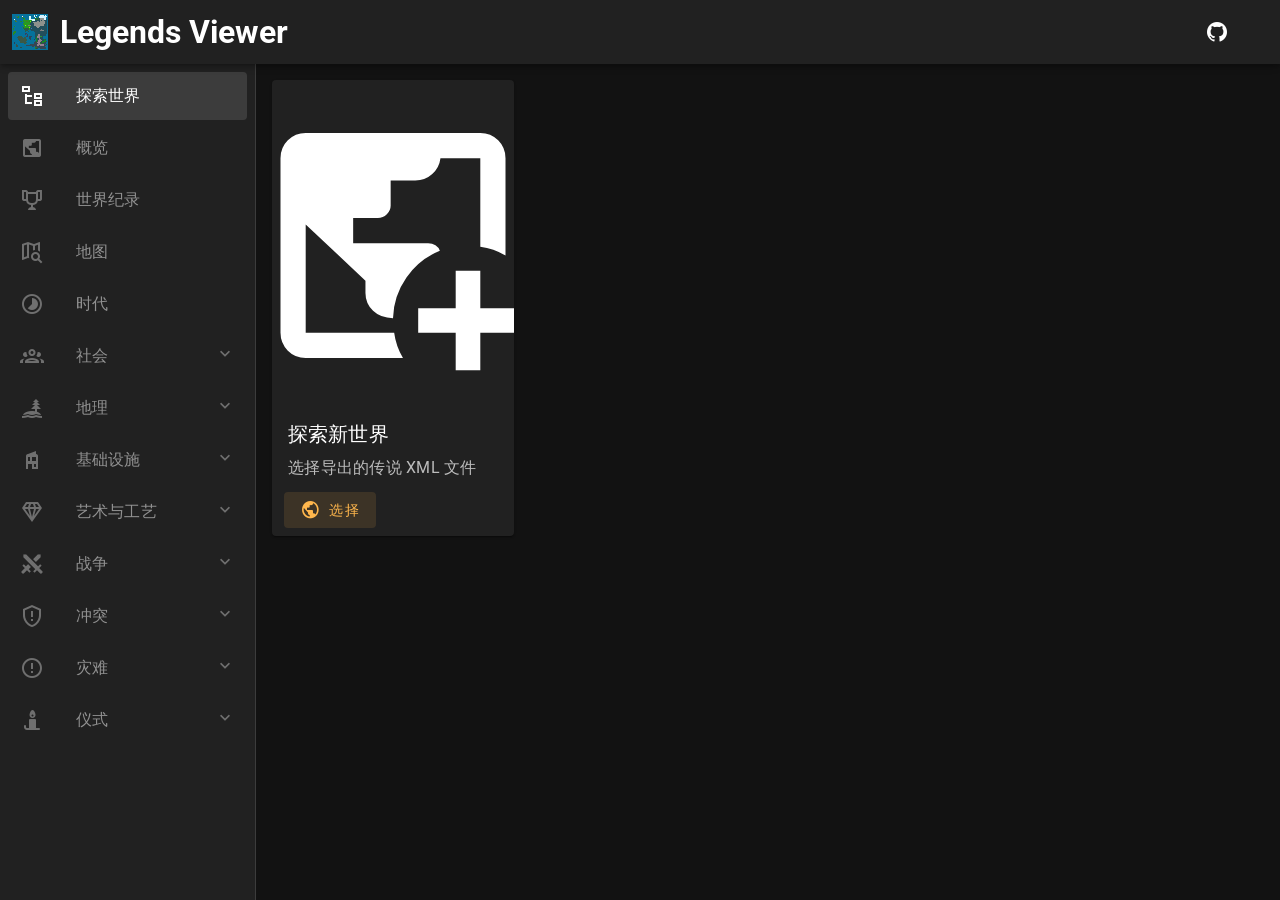
<file: tools/dflvzh/index.html>
<!doctype html>
<html lang="zh-CN">
<head>
  <link rel="stylesheet" href="assets/vendor/tippy.js/tippy.css">
  <meta charset="utf-8">
  <meta name="viewport" content="width=device-width, initial-scale=1">
  <meta name="theme-color" content="#121212">
  <meta name="author" content="Byayoi同人社区">
  <title>Legends Viewer</title>
  <link rel="stylesheet" href="css/style.css">
  <link rel="stylesheet" href="css/mdi-icons.css">
  <link rel="stylesheet" href="assets/vendor/leaflet/leaflet.css">
  <script src="assets/vendor/leaflet/leaflet.js" defer></script>
  <script src="assets/vendor/chartjs/chart.umd.js" defer></script>
  <script src="assets/vendor/cytoscape/cytoscape.min.js" defer></script>
  <script src="assets/vendor/webcola/cola.min.js" defer></script>
  <script src="assets/vendor/cytoscape-cola/cytoscape-cola.js" defer></script>
  <script src="assets/vendor/core/popper.min.js" defer></script>
  <script src="assets/vendor/tippy.js/tippy-bundle.umd.min.js" defer></script>
  <script src="assets/vendor/dagre/dagre.min.js" defer></script>
  <script src="assets/vendor/cytoscape-dagre/cytoscape-dagre.js" defer></script>
  <script src="js/translation-data.js" defer></script>
  <script src="js/translation-phonetics.js" defer></script>
  <script src="js/translate.js" defer></script>
  <script src="js/translation-ui-data.js" defer></script>
  <script src="js/translation-ui.js" defer></script>
  <script src="js/translation-item-data.js" defer></script>
  <script src="js/item-translate.js" defer></script>
  <script src="js/storage-values.js" defer></script>
  <script src="js/data.js" defer></script>
  <script src="js/local-store.js" defer></script>
  <script src="js/file-indexer.js" defer></script>
  <script src="js/fast-store.js" defer></script>
  <script src="js/import-client.js" defer></script>
  <script src="js/map.js" defer></script>
  <script src="js/upstream-ui.js" defer></script>
  <script src="js/records.js" defer></script>
  <script src="js/family.js" defer></script>
  <script src="js/charts.js" defer></script>
  <script src="js/filters.js" defer></script>
  <script src="js/details.js" defer></script>
  <script src="js/app.js" defer></script>
</head>
<body>
  <header class="topbar">
    <button class="icon-button menu-toggle" id="menu-toggle" aria-label="导航"><i class="mdi mdi-menu" aria-hidden="true"></i></button>
    <a class="app-logo" href="#/"><img src="assets/ceretelina.png" width="36" height="36" alt=""></a>
    <h1>Legends Viewer</h1>
    <a class="button github-link" href="https://github.com/pokemonchw/dflvzh" target="_blank" rel="noopener" aria-label="GitHub"><i class="mdi mdi-github" aria-hidden="true"></i></a>
  </header>
  <aside class="sidebar" id="sidebar"><nav id="main-nav" aria-label="导航"></nav></aside>
  <div class="drawer-backdrop" id="drawer-backdrop" hidden></div>
  <div class="workspace"><main id="main" tabindex="-1"></main></div>
  <dialog id="import-dialog" class="modal import-modal" aria-labelledby="import-title">
    <h2 id="import-title"><i class="mdi mdi-earth" aria-hidden="true"></i>选择世界导出文件</h2>
    <div class="modal-content">
      <div class="import-tips"><i class="mdi mdi-information" aria-hidden="true"></i><p>选择主导出文件（legends.xml），并同时选择同次导出的 legends_plus.xml 和地图图片。</p></div>
      <label class="file-field" id="drop-zone"><span>世界导出文件</span><input type="file" id="file-input" accept=".xml,.png,.jpg,.jpeg,.bmp,.webp" multiple></label>
      <div id="selected-files"></div>
      <div class="import-progress" id="import-progress" hidden><div><span id="progress-text">正在载入世界…</span><span id="progress-value">0%</span></div><progress id="progress-bar" value="0" max="100"></progress></div>
      <p id="import-error" class="inline-error" role="alert" hidden></p>
    </div>
    <div class="modal-footer"><button class="button button-ghost" id="close-import">关闭</button><button class="button button-primary" id="start-import" disabled>载入世界</button></div>
  </dialog>
  <dialog id="filter-dialog" class="modal filter-modal" aria-labelledby="filter-title"><div class="filter-header"><div><h2 id="filter-title">筛选设置</h2><p id="filter-subtitle"></p></div><button class="icon-button" id="clear-filters" aria-label="清除筛选"><i class="mdi mdi-filter-off-outline" aria-hidden="true"></i></button></div><div class="modal-content" id="filter-fields"></div><div class="modal-footer"><button class="button button-ghost" id="cancel-filter">取消</button><button class="button button-primary" id="apply-filter">应用</button></div></dialog>
  <dialog id="expanded-dialog" class="modal expanded-modal" aria-label="展开"><div id="expanded-content"></div></dialog>
  <div id="toast" class="toast" role="status" hidden></div>
  <noscript>请启用 JavaScript。</noscript>
</body>
</html>
</file>
<file: styles.css>
:root {
    color-scheme: light;
    --color-ink: #382c2c;
    --color-panel: #fffaf0;
    --color-panel-strong: #fff1d9;
    --color-paper: #fbf2df;
    --color-muted: #69504e;
    --color-dim: #9a7a76;
    --color-moon: #d9a74a;
    --color-shrine: #bd4b42;
    --color-teal: #4a8b87;
    --color-sky: #6fc7d8;
    --color-pink: #df8fa0;
    --color-line: rgba(110, 72, 65, 0.24);
    --shadow-panel: 0 12px 28px rgba(86, 61, 50, 0.12);
    --content-width: 1120px;
    --font-family-content: "Noto Serif SC", "Source Han Serif SC", "Songti SC", "STSong", "SimSun", serif;
}

* {
    box-sizing: border-box;
}

html {
    scroll-behavior: smooth;
}

body {
    position: relative;
    isolation: isolate;
    margin: 0;
    background:
        linear-gradient(180deg, rgba(255, 250, 240, 0.96), rgba(248, 235, 211, 0.84)),
        repeating-linear-gradient(0deg, rgba(125, 88, 66, 0.035) 0 1px, transparent 1px 7px),
        repeating-linear-gradient(90deg, rgba(125, 88, 66, 0.025) 0 1px, transparent 1px 9px),
        var(--color-paper);
    color: var(--color-ink);
    font-family: var(--font-family-content);
    line-height: 1.65;
}

body::before {
    position: fixed;
    inset: 0;
    z-index: -1;
    pointer-events: none;
    background-image:
        linear-gradient(102deg, transparent 0 46%, rgba(189, 75, 66, 0.045) 46% 47%, transparent 47% 100%),
        linear-gradient(74deg, transparent 0 58%, rgba(74, 139, 135, 0.04) 58% 59%, transparent 59% 100%);
    background-position: 0 0, 18px 8px;
    background-size: 72px 64px;
    content: "";
    opacity: 0.5;
}

.meteor-cat-layer {
    position: fixed;
    inset: 0;
    z-index: 0;
    overflow: hidden;
    pointer-events: none;
}

/* 流星猫是纯装饰背景，轨迹统一为右上到左下，随机性由 JS 写入 CSS 变量。 */
.meteor-cat {
    position: absolute;
    top: 0;
    left: 0;
    width: var(--meteor-size, 132px);
    height: auto;
    opacity: 0;
    transform:
        translate3d(var(--meteor-start-x), var(--meteor-start-y), 0)
        rotate(var(--meteor-rotation-start, 0deg))
        scale(var(--meteor-scale, 1));
    filter: drop-shadow(0 8px 8px rgba(86, 61, 50, 0.1));
    will-change: transform, opacity;
    animation: meteorCatFlight var(--meteor-duration, 7000ms) linear forwards;
}

.site-header,
main,
.site-footer {
    position: relative;
    z-index: 1;
}

body.is-menu-open {
    overflow: hidden;
}

body.is-standee-open,
body.is-shrine-game-open {
    overflow: hidden;
}

a {
    color: inherit;
}

img {
    display: block;
    max-width: 100%;
}

button,
input,
textarea,
select {
    font: inherit;
}

button {
    color: inherit;
}

:focus-visible {
    outline: 3px solid var(--color-shrine);
    outline-offset: 4px;
}

.skip-link {
    position: fixed;
    left: 16px;
    top: 16px;
    z-index: 20;
    transform: translateY(-140%);
    border-radius: 999px;
    background: var(--color-ink);
    color: #fffdf8;
    padding: 10px 14px;
    text-decoration: none;
}

.skip-link:focus {
    transform: translateY(0);
}

.visually-hidden {
    position: absolute;
    width: 1px;
    height: 1px;
    overflow: hidden;
    clip: rect(0 0 0 0);
    white-space: nowrap;
    clip-path: inset(50%);
}

.site-header {
    position: sticky;
    top: 0;
    z-index: 10;
    border-bottom: 2px solid rgba(110, 72, 65, 0.18);
    background:
        linear-gradient(180deg, rgba(255, 250, 240, 0.94), rgba(255, 244, 224, 0.9)),
        repeating-linear-gradient(90deg, transparent 0 12px, rgba(110, 72, 65, 0.035) 12px 13px);
    backdrop-filter: blur(10px);
}

@keyframes meteorCatFlight {
    0% {
        opacity: 0;
        transform:
            translate3d(var(--meteor-start-x), var(--meteor-start-y), 0)
            rotate(var(--meteor-rotation-start, 0deg))
            scale(var(--meteor-scale, 1));
    }

    10%,
    82% {
        opacity: var(--meteor-opacity, 0.72);
    }

    100% {
        opacity: 0;
        transform:
            translate3d(var(--meteor-end-x), var(--meteor-end-y), 0)
            rotate(var(--meteor-rotation-end, 0deg))
            scale(var(--meteor-scale, 1));
    }
}

.header-inner,
.hero-section,
.content-section,
.site-footer,
.status-strip {
    width: min(100% - 32px, var(--content-width));
    margin-inline: auto;
}

.header-inner {
    display: flex;
    min-height: 72px;
    align-items: center;
    justify-content: space-between;
    gap: 24px;
}

.brand {
    display: inline-flex;
    align-items: center;
    gap: 12px;
    text-decoration: none;
}

.brand-mark {
    display: grid;
    width: 42px;
    height: 42px;
    place-items: center;
    border: 2px solid rgba(189, 75, 66, 0.3);
    border-radius: 50%;
    background:
        linear-gradient(135deg, rgba(255, 235, 178, 0.9), rgba(255, 221, 218, 0.9)),
        var(--color-panel);
    color: #9b463d;
    font-weight: 700;
    box-shadow: 2px 4px 0 rgba(86, 61, 50, 0.1);
}

.brand-name,
.brand-subtitle {
    display: block;
}

.brand-name {
    color: var(--color-ink);
    font-weight: 700;
    line-height: 1.2;
}

.brand-subtitle {
    color: var(--color-dim);
    font-size: 13px;
}

.site-nav {
    display: flex;
    align-items: center;
    gap: 4px;
}

.site-nav a,
.footer-nav a {
    border: 1px solid transparent;
    border-radius: 8px;
    color: var(--color-muted);
    padding: 8px 12px;
    text-decoration: none;
}

.site-nav a:hover,
.footer-nav a:hover {
    color: var(--color-shrine);
    border-color: rgba(189, 75, 66, 0.2);
    background: rgba(255, 238, 219, 0.82);
}

.menu-toggle {
    display: none;
    width: 44px;
    height: 44px;
    align-items: center;
    justify-content: center;
    border: 1px solid var(--color-line);
    border-radius: 8px;
    background: rgba(255, 250, 240, 0.9);
    color: var(--color-ink);
    cursor: pointer;
}

.menu-toggle-lines,
.menu-toggle-lines::before,
.menu-toggle-lines::after {
    display: block;
    width: 20px;
    height: 2px;
    border-radius: 1px;
    background: currentColor;
    content: "";
    transition: transform 160ms ease, opacity 160ms ease;
}

.menu-toggle-lines::before {
    transform: translateY(-7px);
}

.menu-toggle-lines::after {
    transform: translateY(5px);
}

.menu-toggle[aria-expanded="true"] .menu-toggle-lines {
    transform: rotate(45deg);
}

.menu-toggle[aria-expanded="true"] .menu-toggle-lines::before {
    opacity: 0;
}

.menu-toggle[aria-expanded="true"] .menu-toggle-lines::after {
    transform: translateY(-2px) rotate(90deg);
}

.hero-section {
    position: relative;
    display: grid;
    grid-template-columns: minmax(0, 1fr) minmax(300px, 420px);
    gap: 44px;
    align-items: center;
    min-height: 620px;
    overflow: hidden;
    border: 2px solid rgba(110, 72, 65, 0.18);
    border-radius: 8px;
    background:
        linear-gradient(106deg, rgba(255, 252, 246, 0.96), rgba(255, 244, 224, 0.9) 58%, rgba(237, 251, 252, 0.78)),
        repeating-linear-gradient(0deg, rgba(110, 72, 65, 0.035) 0 1px, transparent 1px 10px);
    box-shadow: 6px 8px 0 rgba(86, 61, 50, 0.08), var(--shadow-panel);
    margin-top: 34px;
    padding: 64px;
}

.hero-section::before {
    position: absolute;
    inset: 14px;
    z-index: 0;
    pointer-events: none;
    border: 1px dashed rgba(189, 75, 66, 0.18);
    border-radius: 6px;
    content: "";
}

.hero-copy {
    position: relative;
    z-index: 2;
    display: flex;
    flex-direction: column;
    justify-content: center;
    padding: 0;
    text-align: left;
}

.eyebrow {
    margin: 0 0 10px;
    color: #a9473f;
    font-size: 14px;
    font-weight: 700;
}

h1,
h2,
h3,
p {
    overflow-wrap: anywhere;
}

h1 {
    margin: 0;
    font-size: 52px;
    line-height: 1.12;
    letter-spacing: 0;
    color: var(--color-ink);
}

.site-title-glow {
    color: #f4feff;
    font-size: 58px;
    font-weight: 900;
    text-shadow:
        1px 1px 0 #4fb6c9,
        -1px 1px 0 #4fb6c9,
        1px -1px 0 #4fb6c9,
        -1px -1px 0 #4fb6c9,
        0 4px 0 rgba(111, 199, 216, 0.42),
        0 9px 16px rgba(74, 139, 135, 0.18);
    -webkit-text-stroke: 0;
}

h2 {
    margin: 0;
    font-size: 32px;
    line-height: 1.25;
    letter-spacing: 0;
    color: var(--color-ink);
    text-decoration: underline;
    text-decoration-color: rgba(217, 167, 74, 0.55);
    text-decoration-thickness: 8px;
    text-underline-offset: -4px;
    text-decoration-skip-ink: none;
}

h3 {
    margin: 0;
    font-size: 20px;
    line-height: 1.35;
    letter-spacing: 0;
    color: var(--color-ink);
}

.hero-lead {
    max-width: 680px;
    margin: 22px 0 0;
    color: var(--color-muted);
    font-size: 19px;
}

.hero-actions {
    display: flex;
    flex-wrap: wrap;
    gap: 12px;
    margin-top: 32px;
}

.hero-update {
    min-height: 56px;
    margin-top: 20px;
}

.hero-update-link {
    display: grid;
    grid-template-columns: auto minmax(0, 1fr) auto;
    gap: 12px;
    align-items: center;
    border-block: 1px dashed rgba(110, 72, 65, 0.22);
    color: var(--color-muted);
    padding: 10px 2px;
    text-decoration: none;
}

.hero-update-link:hover .hero-update-title {
    color: var(--color-shrine);
}

.hero-update-label {
    border-radius: 999px;
    background: rgba(255, 230, 213, 0.92);
    color: #a9473f;
    padding: 3px 9px;
    font-size: 12px;
    font-weight: 700;
}

.hero-update-title {
    overflow: hidden;
    color: var(--color-ink);
    font-size: 14px;
    font-weight: 700;
    text-overflow: ellipsis;
    white-space: nowrap;
    transition: color 160ms ease;
}

.hero-update-date {
    color: var(--color-dim);
    font-size: 12px;
    white-space: nowrap;
}

.button {
    position: relative;
    overflow: hidden;
    display: inline-flex;
    min-height: 46px;
    align-items: center;
    justify-content: flex-start;
    border: 2px solid rgba(110, 72, 65, 0.18);
    border-radius: 8px;
    padding: 10px 18px;
    font-weight: 700;
    text-decoration: none;
    box-shadow: 4px 5px 0 rgba(86, 61, 50, 0.08), var(--shadow-panel);
    cursor: pointer;
    transition: transform 160ms ease, box-shadow 160ms ease, border-color 160ms ease;
}

.button::before {
    position: absolute;
    inset: 5px;
    z-index: 0;
    pointer-events: none;
    border: 1px dashed rgba(189, 75, 66, 0.14);
    border-radius: 5px;
    content: "";
}

.button::after {
    position: absolute;
    inset: 0;
    z-index: 0;
    pointer-events: none;
    background:
        linear-gradient(90deg, transparent, rgba(255, 255, 255, 0.18)),
        repeating-linear-gradient(112deg, transparent 0 18px, rgba(189, 75, 66, 0.028) 18px 19px);
    content: "";
}

.button:hover {
    transform: translateY(-2px);
    border-color: rgba(189, 75, 66, 0.34);
    box-shadow: 6px 7px 0 rgba(86, 61, 50, 0.1), 0 14px 28px rgba(92, 68, 74, 0.11);
}

.button:focus-visible {
    outline-offset: 5px;
}

.button > * {
    position: relative;
    z-index: 1;
}

.hero-quick-links {
    display: flex;
    flex-wrap: wrap;
    justify-content: flex-start;
    gap: 8px;
    margin-top: 18px;
    color: var(--color-dim);
    font-size: 14px;
}

.hero-quick-links a {
    color: #236d94;
    text-underline-offset: 4px;
}

.primary-button {
    background:
        linear-gradient(106deg, rgba(255, 236, 176, 0.96), rgba(255, 218, 206, 0.9) 58%, rgba(237, 251, 252, 0.72)),
        repeating-linear-gradient(0deg, rgba(110, 72, 65, 0.035) 0 1px, transparent 1px 10px),
        var(--color-panel-strong);
    color: #3e2c28;
}

.secondary-button {
    background:
        linear-gradient(106deg, rgba(255, 252, 246, 0.96), rgba(255, 244, 224, 0.9) 58%, rgba(237, 251, 252, 0.78)),
        repeating-linear-gradient(0deg, rgba(110, 72, 65, 0.035) 0 1px, transparent 1px 10px),
        var(--color-panel);
    color: var(--color-ink);
}

.hero-visual {
    position: relative;
    z-index: 2;
    margin: 0;
}

/* 角色卡保留原有双面图片与悬停翻转，同时作为立绘浮窗的入口。 */
.hero-character-button {
    overflow: hidden;
    display: block;
    width: 100%;
    border: 2px solid rgba(110, 72, 65, 0.18);
    border-radius: 8px;
    background: var(--color-panel);
    padding: 0;
    box-shadow: 6px 8px 0 rgba(86, 61, 50, 0.1), 0 16px 32px rgba(92, 68, 74, 0.12);
    text-align: left;
    cursor: pointer;
    transition: transform 180ms ease, border-color 180ms ease, box-shadow 180ms ease;
}

.hero-character-button:hover {
    transform: translateY(-3px);
    border-color: rgba(189, 75, 66, 0.38);
    box-shadow: 8px 11px 0 rgba(86, 61, 50, 0.1), 0 20px 38px rgba(92, 68, 74, 0.14);
}

.hero-standee {
    position: relative;
    display: block;
    width: 100%;
    aspect-ratio: 1 / 1;
    perspective: 1200px;
    background:
        radial-gradient(circle at 50% 28%, rgba(255, 240, 190, 0.72), transparent 32%),
        var(--color-panel);
}

.hero-standee-inner {
    position: relative;
    display: block;
    width: 100%;
    height: 100%;
    transform-style: preserve-3d;
    transition: transform 620ms cubic-bezier(0.2, 0.72, 0.22, 1);
}

.hero-character-button:hover .hero-standee-inner,
.hero-character-button:focus-visible .hero-standee-inner {
    transform: rotateY(180deg);
}

.standee-face {
    position: absolute;
    inset: 0;
    width: 100%;
    height: 100%;
    background: #fffaf0;
    -webkit-backface-visibility: hidden;
    backface-visibility: hidden;
    object-fit: contain;
}

.standee-face-back {
    transform: rotateY(180deg);
}

.hero-visual figcaption {
    margin-top: 12px;
    color: var(--color-muted);
    font-size: 14px;
    text-align: center;
}

/* 浮窗在桌面端完整适配屏幕高度，移动端则允许纵向滚动。 */
.standee-dialog {
    width: min(calc(100% - 32px), 980px);
    max-width: none;
    max-height: calc(100dvh - 32px);
    overflow: auto;
    border: 2px solid rgba(110, 72, 65, 0.28);
    border-radius: 10px;
    background: var(--color-panel);
    color: var(--color-ink);
    padding: 0;
    box-shadow: 10px 14px 0 rgba(57, 35, 36, 0.18), 0 30px 80px rgba(57, 35, 36, 0.28);
}

.standee-dialog::backdrop {
    background: rgba(52, 35, 39, 0.68);
    backdrop-filter: blur(5px);
}

.standee-dialog[open] {
    animation: standeeDialogIn 180ms ease-out;
}

.standee-dialog-shell {
    background:
        linear-gradient(106deg, rgba(255, 252, 246, 0.98), rgba(255, 244, 224, 0.94) 58%, rgba(237, 251, 252, 0.86)),
        repeating-linear-gradient(0deg, rgba(110, 72, 65, 0.035) 0 1px, transparent 1px 10px);
}

.standee-dialog-header {
    display: flex;
    align-items: center;
    justify-content: space-between;
    gap: 24px;
    border-bottom: 1px dashed rgba(110, 72, 65, 0.24);
    padding: 18px 20px;
}

.standee-dialog-header .eyebrow {
    margin-bottom: 2px;
}

.standee-dialog-header h2 {
    font-size: 25px;
    text-decoration: none;
}

.standee-dialog-close {
    display: grid;
    width: 44px;
    height: 44px;
    flex: 0 0 auto;
    place-items: center;
    border: 1px solid var(--color-line);
    border-radius: 50%;
    background: rgba(255, 250, 240, 0.9);
    padding: 0 0 3px;
    font-size: 30px;
    line-height: 1;
    cursor: pointer;
}

.standee-dialog-close:hover {
    border-color: rgba(189, 75, 66, 0.42);
    background: rgba(255, 232, 218, 0.94);
}

.standee-viewer {
    display: grid;
    grid-template-columns: minmax(0, 1fr) 238px;
    min-height: 0;
}

.standee-canvas {
    --standee-canvas-padding: 18px;
    overflow: hidden;
    position: relative;
    display: grid;
    height: min(720px, calc(100dvh - 190px));
    min-height: 440px;
    min-width: 0;
    place-items: center;
    border-right: 1px dashed rgba(110, 72, 65, 0.24);
    padding: var(--standee-canvas-padding);
}

.standee-canvas img {
    position: absolute;
    inset: var(--standee-canvas-padding);
    width: calc(100% - (var(--standee-canvas-padding) * 2));
    height: calc(100% - (var(--standee-canvas-padding) * 2));
    max-width: none;
    object-fit: contain;
}

.standee-preview-image,
.standee-full-image {
    transition: opacity 180ms ease;
}

.standee-preview-image {
    opacity: 1;
}

.standee-full-image {
    opacity: 0;
}

.standee-canvas.is-loaded .standee-preview-image {
    opacity: 0;
}

.standee-canvas.is-loaded .standee-full-image {
    opacity: 1;
}

.standee-loading-status {
    position: absolute;
    left: 50%;
    bottom: 28px;
    z-index: 2;
    transform: translateX(-50%);
    width: max-content;
    max-width: calc(100% - 40px);
    margin: 0;
    border: 1px solid rgba(110, 72, 65, 0.24);
    border-radius: 999px;
    background: rgba(255, 250, 240, 0.94);
    color: var(--color-muted);
    padding: 7px 12px;
    box-shadow: 0 6px 16px rgba(86, 61, 50, 0.12);
    font-size: 13px;
    text-align: center;
}

.standee-canvas.has-load-error .standee-loading-status {
    border-color: rgba(189, 75, 66, 0.36);
    color: var(--color-shrine);
}

.standee-controls {
    display: flex;
    flex-direction: column;
    justify-content: space-between;
    gap: 28px;
    padding: 22px 18px;
}

.standee-control-label {
    margin: 0 0 12px;
    color: var(--color-ink);
    font-size: 14px;
    font-weight: 700;
}

.standee-variant-list {
    display: grid;
    gap: 10px;
}

.standee-variant {
    display: grid;
    grid-template-columns: 54px minmax(0, 1fr);
    gap: 12px;
    align-items: center;
    border: 1px solid var(--color-line);
    border-radius: 8px;
    background: rgba(255, 250, 240, 0.76);
    padding: 7px;
    text-align: left;
    cursor: pointer;
}

.standee-variant:hover,
.standee-variant.is-active {
    border-color: rgba(189, 75, 66, 0.42);
    background: rgba(255, 232, 218, 0.86);
}

.standee-variant.is-active {
    box-shadow: inset 3px 0 0 var(--color-shrine);
}

.standee-variant img {
    width: 54px;
    height: 64px;
    border-radius: 5px;
    background: #fff;
    object-fit: cover;
    object-position: 50% 26%;
}

.standee-variant span {
    font-weight: 700;
}

.standee-dialog-description {
    margin: 0;
    color: var(--color-dim);
    font-size: 13px;
}

.standee-dialog-credit {
    display: flex;
    justify-content: center;
    gap: 4px;
    border-top: 1px dashed rgba(110, 72, 65, 0.24);
    color: var(--color-muted);
    padding: 11px 18px 12px;
    font-size: 14px;
}

.standee-dialog-credit a {
    color: #236d94;
    font-weight: 700;
    text-decoration-thickness: 1px;
    text-underline-offset: 4px;
}

.standee-dialog-credit a:hover {
    color: var(--color-shrine);
}

@keyframes standeeDialogIn {
    from {
        opacity: 0;
        transform: translateY(10px) scale(0.99);
    }

    to {
        opacity: 1;
        transform: translateY(0) scale(1);
    }
}

.hero-section::after {
    position: absolute;
    inset: 0;
    z-index: 0;
    pointer-events: none;
    background:
        linear-gradient(90deg, transparent, rgba(255, 255, 255, 0.22)),
        repeating-linear-gradient(112deg, transparent 0 24px, rgba(189, 75, 66, 0.035) 24px 25px);
    content: "";
}

.status-strip {
    display: flex;
    align-items: center;
    gap: 16px;
    border: 1px dashed rgba(110, 72, 65, 0.24);
    border-radius: 8px;
    background: rgba(255, 250, 240, 0.58);
    margin-top: 18px;
    padding: 14px 18px;
}

.status-strip span {
    flex: 0 0 auto;
    border: 1px solid rgba(201, 80, 84, 0.2);
    border-radius: 8px;
    background: #fff0e6;
    color: #a9473f;
    padding: 4px 10px;
    font-size: 13px;
    font-weight: 700;
}

.status-strip strong {
    color: var(--color-ink);
    font-size: 15px;
}

.content-section {
    padding: 76px 0 0;
}

.section-heading {
    display: grid;
    max-width: 760px;
    gap: 10px;
    margin-bottom: 28px;
}

.section-heading p:not(.eyebrow) {
    margin: 0;
    color: var(--color-muted);
}

.link-grid,
.join-grid {
    display: grid;
    grid-template-columns: repeat(3, minmax(0, 1fr));
    gap: 14px;
}

.link-card,
.join-card,
.project-card,
.announcement-card {
    position: relative;
    overflow: hidden;
    border: 2px solid rgba(110, 72, 65, 0.18);
    border-radius: 8px;
    background:
        linear-gradient(106deg, rgba(255, 252, 246, 0.96), rgba(255, 244, 224, 0.9) 58%, rgba(237, 251, 252, 0.78)),
        repeating-linear-gradient(0deg, rgba(110, 72, 65, 0.035) 0 1px, transparent 1px 10px);
    box-shadow: 5px 7px 0 rgba(86, 61, 50, 0.08), var(--shadow-panel);
    transition: transform 160ms ease, box-shadow 160ms ease, border-color 160ms ease;
}

.link-card::before,
.join-card::before,
.project-card::before,
.announcement-card::before {
    position: absolute;
    inset: 10px;
    z-index: 0;
    pointer-events: none;
    border: 1px dashed rgba(189, 75, 66, 0.16);
    border-radius: 6px;
    content: "";
}

.link-card::after,
.join-card::after,
.project-card::after,
.announcement-card::after {
    position: absolute;
    inset: 0;
    z-index: 0;
    pointer-events: none;
    background:
        linear-gradient(90deg, transparent, rgba(255, 255, 255, 0.18)),
        repeating-linear-gradient(112deg, transparent 0 24px, rgba(189, 75, 66, 0.03) 24px 25px);
    content: "";
}

.link-card:hover,
.join-card:hover,
.project-card:hover,
.announcement-card:hover {
    transform: translateY(-2px);
    border-color: rgba(189, 75, 66, 0.34);
    box-shadow: 7px 9px 0 rgba(86, 61, 50, 0.1), 0 16px 32px rgba(92, 68, 74, 0.12);
}

.link-card,
.join-card {
    display: grid;
    gap: 10px;
    padding: 24px;
}

.link-card > *,
.join-card > *,
.project-card > *,
.announcement-card > * {
    position: relative;
    z-index: 1;
}

.link-card h3,
.join-card h3 {
    color: var(--color-ink);
}

.link-card p,
.join-card p,
.project-card p,
.announcement-card p {
    margin: 0;
    color: var(--color-muted);
}

.text-link {
    color: #28736f;
    font-weight: 700;
    text-decoration-thickness: 1px;
    text-underline-offset: 4px;
}

.text-button {
    justify-self: start;
    border: 0;
    background: transparent;
    color: #28736f;
    padding: 0;
    font-weight: 700;
    text-decoration: underline;
    text-decoration-thickness: 1px;
    text-underline-offset: 4px;
    cursor: pointer;
}

.contact-line {
    display: flex;
    width: 100%;
    align-items: baseline;
    justify-content: space-between;
    gap: 14px;
    border-top: 1px solid rgba(110, 72, 65, 0.16);
    padding-top: 10px;
}

.contact-line span {
    color: #a9473f;
    font-size: 14px;
    font-weight: 700;
}

.contact-line strong {
    color: var(--color-ink);
    font-family: var(--font-family-content);
    font-size: 17px;
    letter-spacing: 0;
    line-height: 1.3;
}

.announcement-list,
.project-list {
    display: grid;
    gap: 12px;
}

.announcement-card {
    display: grid;
    grid-template-columns: 150px minmax(0, 1fr) auto;
    gap: 18px;
    align-items: start;
    padding: 18px 20px;
}

.announcement-date {
    color: #a9473f;
    font-size: 14px;
    font-weight: 700;
}

.announcement-action {
    white-space: nowrap;
}

/* 页签沿用纸张与朱红配色，小屏保持两个入口并排可见。 */
.project-tabs {
    display: flex;
    gap: 8px;
    margin-bottom: 20px;
    border-bottom: 2px solid var(--color-line);
}

.project-tab {
    min-height: 48px;
    margin-bottom: -2px;
    border: 2px solid transparent;
    border-radius: 8px 8px 0 0;
    background: transparent;
    padding: 10px 18px;
    color: var(--color-muted);
    font-weight: 700;
    cursor: pointer;
}

.project-tab:hover {
    background: var(--color-panel);
    color: var(--color-ink);
}

.project-tab[aria-selected="true"] {
    border-color: var(--color-line);
    border-bottom-color: var(--color-shrine);
    background: var(--color-panel-strong);
    color: var(--color-ink);
}

/* 显式隐藏未选面板，避免 project-list 的 grid 覆盖浏览器 hidden 样式。 */
.project-list[hidden] {
    display: none;
}

.project-card {
    display: grid;
    grid-template-columns: minmax(0, 1fr) auto;
    gap: 24px;
    padding: 24px;
    /* 从发布动态跳转时，为固定导航留出空间。 */
    scroll-margin-top: 88px;
}

.project-meta {
    display: flex;
    flex-wrap: wrap;
    gap: 8px;
    margin: 12px 0 14px;
}

.project-tag {
    border: 1px solid rgba(78, 156, 146, 0.24);
    border-radius: 8px;
    background: rgba(232, 247, 241, 0.82);
    color: #28736f;
    padding: 3px 9px;
    font-size: 13px;
}

.project-notice {
    margin-top: 14px;
    color: #965047;
    font-size: 14px;
}

.project-actions {
    display: flex;
    flex-direction: column;
    gap: 10px;
    min-width: 140px;
}

.about-layout {
    display: grid;
    grid-template-columns: minmax(0, 1.2fr) minmax(280px, 0.8fr);
    gap: 28px;
    align-items: start;
}

.about-layout p {
    max-width: 760px;
    margin: 0 0 16px;
    color: var(--color-muted);
}

.about-facts {
    position: relative;
    overflow: hidden;
    display: grid;
    gap: 0;
    margin: 0;
    border: 2px solid rgba(110, 72, 65, 0.18);
    border-radius: 8px;
    background:
        linear-gradient(106deg, rgba(255, 252, 246, 0.96), rgba(255, 244, 224, 0.9) 58%, rgba(237, 251, 252, 0.78)),
        repeating-linear-gradient(0deg, rgba(110, 72, 65, 0.035) 0 1px, transparent 1px 10px);
    box-shadow: 5px 7px 0 rgba(86, 61, 50, 0.08), var(--shadow-panel);
}

.about-facts div {
    display: grid;
    grid-template-columns: 88px minmax(0, 1fr);
    gap: 12px;
    padding: 16px 18px;
}

.about-facts div + div {
    border-top: 1px solid var(--color-line);
}

.about-facts dt {
    color: #a9473f;
    font-weight: 700;
}

.about-facts dd {
    margin: 0;
    color: var(--color-muted);
}

.site-footer {
    display: flex;
    align-items: center;
    justify-content: space-between;
    gap: 24px;
    margin-top: 96px;
    border-top: 1px solid var(--color-line);
    padding: 28px 0 36px;
}

.site-footer p {
    margin: 4px 0 0;
    color: var(--color-muted);
    font-size: 14px;
}

.footer-nav {
    display: flex;
    flex-wrap: wrap;
    justify-content: flex-end;
    gap: 2px;
}

@media (max-width: 860px) {
    body.is-menu-open {
        position: fixed;
        width: 100%;
    }

    .menu-toggle {
        display: inline-flex;
    }

    .site-nav {
        position: fixed;
        inset: 72px 0 auto 0;
        display: none;
        grid-template-columns: 1fr;
        border-bottom: 1px solid var(--color-line);
        background:
            linear-gradient(180deg, rgba(255, 250, 240, 0.98), rgba(255, 244, 224, 0.98)),
            repeating-linear-gradient(0deg, rgba(110, 72, 65, 0.028) 0 1px, transparent 1px 8px);
        padding: 16px;
    }

    .site-nav.is-open {
        display: grid;
    }

    .site-nav a {
        padding: 13px 14px;
    }

    .hero-section {
        grid-template-columns: 1fr;
        gap: 28px;
        min-height: auto;
        border-radius: 8px;
        margin-top: 22px;
        padding: 36px 24px 24px;
    }

    .hero-copy {
        min-height: auto;
    }

    .hero-lead {
        margin-inline: 0;
    }

    .hero-actions,
    .hero-quick-links {
        justify-content: flex-start;
    }

    .hero-visual {
        width: min(100%, 320px);
        justify-self: center;
    }

    .hero-visual figcaption {
        padding: 0;
    }

    .hero-section::after {
        background:
            repeating-linear-gradient(112deg, transparent 0 24px, rgba(189, 75, 66, 0.035) 24px 25px);
    }

    .link-grid,
    .join-grid {
        grid-template-columns: 1fr;
    }

    .announcement-card,
    .project-card,
    .about-layout,
    .site-footer {
        grid-template-columns: 1fr;
    }

    .announcement-card {
        gap: 10px;
    }

    .project-actions {
        flex-direction: row;
        flex-wrap: wrap;
    }

    .site-footer {
        display: grid;
    }

    .footer-nav {
        justify-content: flex-start;
    }

    .standee-viewer {
        grid-template-columns: 1fr;
    }

    .standee-canvas {
        height: min(58dvh, 560px);
        min-height: 360px;
        border-right: 0;
        border-bottom: 1px dashed rgba(110, 72, 65, 0.24);
    }

    .standee-controls {
        gap: 20px;
    }

    .standee-variant-list {
        grid-template-columns: repeat(2, minmax(0, 1fr));
    }
}

@media (max-width: 560px) {
    .header-inner,
    .hero-section,
    .content-section,
    .site-footer,
    .status-strip {
        width: min(100% - 24px, var(--content-width));
    }

    .brand-subtitle {
        display: none;
    }

    h1 {
        font-size: 38px;
    }

    .site-title-glow {
        font-size: 44px;
    }

    h2 {
        font-size: 27px;
    }

    .hero-lead {
        font-size: 17px;
    }

    .hero-update-link {
        grid-template-columns: auto minmax(0, 1fr);
    }

    .hero-update-date {
        display: none;
    }

    .hero-actions,
    .status-strip {
        align-items: stretch;
        flex-direction: column;
    }

    .status-strip span {
        align-self: flex-start;
    }

    .button,
    .project-actions .text-link {
        width: 100%;
    }

    .content-section {
        padding-top: 64px;
    }

    .standee-dialog {
        width: calc(100% - 16px);
        max-height: calc(100dvh - 16px);
    }

    .standee-dialog-header {
        padding: 14px;
    }

    .standee-dialog-header h2 {
        font-size: 22px;
    }

    .standee-canvas {
        --standee-canvas-padding: 10px;
        height: min(52dvh, 470px);
        min-height: 300px;
    }

    .standee-controls {
        padding: 16px 14px;
    }

    .standee-variant {
        grid-template-columns: 44px minmax(0, 1fr);
        gap: 8px;
    }

    .standee-variant img {
        width: 44px;
        height: 54px;
    }
}

@media (prefers-reduced-motion: reduce) {
    *,
    *::before,
    *::after {
        scroll-behavior: auto !important;
        transition-duration: 0.01ms !important;
        animation-duration: 0.01ms !important;
        animation-iteration-count: 1 !important;
    }
}
</file>
<file: miko-animation.css>
/* 黑白看板娘动画直接浮在页面上，角色自身承担拖动与键盘移动交互。 */
.miko-float {
    position: fixed;
    right: 22px;
    bottom: 22px;
    z-index: 9;
    width: 178px;
    height: 178px;
    border: 0;
    background: transparent;
    padding: 0;
    cursor: grab;
    touch-action: none;
    user-select: none;
    -webkit-user-select: none;
}

.miko-float::after {
    position: absolute;
    right: 4px;
    bottom: 2px;
    border: 1px solid rgba(110, 72, 65, 0.28);
    border-radius: 999px;
    background: rgba(255, 250, 240, 0.9);
    color: var(--color-muted);
    padding: 3px 8px;
    box-shadow: 0 4px 12px rgba(57, 35, 36, 0.12);
    content: "双击进入神社";
    font-size: 11px;
    line-height: 1.4;
    opacity: 0;
    pointer-events: none;
    transform: translateY(4px);
    transition: opacity 140ms ease, transform 140ms ease;
    white-space: nowrap;
}

.miko-float:hover::after,
.miko-float:focus-visible::after {
    opacity: 1;
    transform: translateY(0);
}

.miko-float.is-dragging {
    cursor: grabbing;
}

.miko-float:focus-visible {
    border-radius: 8px;
    outline: 3px solid var(--color-shrine);
    outline-offset: 4px;
}

.miko-float-character {
    width: 100%;
    height: 100%;
    transform-origin: 50% 100%;
    animation: mikoFloatIdle 1.25s steps(2, end) infinite;
}

.miko-float-sprite {
    display: block;
    width: 100%;
    height: 100%;
    image-rendering: pixelated;
    image-rendering: crisp-edges;
}

/* 游戏以独立 iframe 嵌入原生对话框，保留经营进度并隔离两套页面样式。 */
.shrine-game-dialog {
    width: min(calc(100% - 24px), 1440px);
    height: min(calc(100dvh - 24px), 940px);
    max-width: none;
    max-height: none;
    overflow: hidden;
    border: 2px solid rgba(110, 72, 65, 0.36);
    border-radius: 12px;
    background: var(--color-panel);
    color: var(--color-ink);
    padding: 0;
    box-shadow: 10px 14px 0 rgba(57, 35, 36, 0.2), 0 30px 90px rgba(57, 35, 36, 0.34);
}

.shrine-game-dialog::backdrop {
    background: rgba(52, 35, 39, 0.72);
    backdrop-filter: blur(5px);
}

.shrine-game-dialog[open] {
    display: block;
    animation: shrineGameDialogIn 180ms ease-out;
}

.shrine-game-card {
    display: flex;
    height: 100%;
    min-height: 0;
    flex-direction: column;
    background: var(--color-panel);
}

.shrine-game-header {
    display: flex;
    min-height: 64px;
    flex: 0 0 auto;
    align-items: center;
    justify-content: space-between;
    gap: 20px;
    border-bottom: 1px dashed rgba(110, 72, 65, 0.3);
    padding: 10px 14px 10px 18px;
}

.shrine-game-kicker {
    margin: 0 0 1px;
    color: var(--color-shrine);
    font-size: 11px;
    font-weight: 700;
    letter-spacing: 0.12em;
}

.shrine-game-header h2 {
    margin: 0;
    font-size: 24px;
    line-height: 1.2;
    text-decoration: none;
}

.shrine-game-actions {
    display: flex;
    flex: 0 0 auto;
    align-items: center;
    gap: 10px;
}

.shrine-game-external-link {
    color: var(--color-muted);
    font-size: 13px;
    font-weight: 700;
    text-underline-offset: 4px;
}

.shrine-game-external-link:hover {
    color: var(--color-shrine);
}

.shrine-game-close {
    display: grid;
    width: 42px;
    height: 42px;
    place-items: center;
    border: 1px solid var(--color-line);
    border-radius: 50%;
    background: rgba(255, 250, 240, 0.9);
    padding: 0 0 3px;
    font-size: 29px;
    line-height: 1;
    cursor: pointer;
}

.shrine-game-close:hover {
    border-color: rgba(189, 75, 66, 0.42);
    background: rgba(255, 232, 218, 0.94);
}

.shrine-game-frame-shell {
    position: relative;
    min-height: 0;
    flex: 1 1 auto;
    background: #413b31;
}

.shrine-game-frame {
    display: block;
    width: 100%;
    height: 100%;
    border: 0;
    background: #413b31;
}

.shrine-game-loading {
    position: absolute;
    inset: 50% auto auto 50%;
    z-index: 1;
    transform: translate(-50%, -50%);
    margin: 0;
    border: 1px solid rgba(110, 72, 65, 0.3);
    border-radius: 999px;
    background: rgba(255, 250, 240, 0.94);
    color: var(--color-muted);
    padding: 8px 14px;
    font-size: 13px;
    white-space: nowrap;
}

@keyframes shrineGameDialogIn {
    from {
        opacity: 0;
        transform: translateY(10px) scale(0.99);
    }

    to {
        opacity: 1;
        transform: translateY(0) scale(1);
    }
}

@keyframes mikoFloatIdle {
    0%,
    100% {
        transform: translateY(0) rotate(-1deg);
    }

    50% {
        transform: translateY(-5px) rotate(1deg);
    }
}

@media (max-width: 560px) {
    .miko-float {
        right: 12px;
        bottom: 12px;
        width: 120px;
        height: 120px;
    }

    .miko-float::after {
        display: none;
    }

    .shrine-game-dialog {
        width: calc(100% - 8px);
        height: calc(100dvh - 8px);
        border-radius: 8px;
    }

    .shrine-game-header {
        min-height: 56px;
        padding: 8px 9px 8px 12px;
    }

    .shrine-game-kicker {
        display: none;
    }

    .shrine-game-header h2 {
        font-size: 19px;
    }

    .shrine-game-external-link {
        font-size: 12px;
    }

    .shrine-game-close {
        width: 38px;
        height: 38px;
    }
}

@media (prefers-reduced-motion: reduce) {
    .miko-float-character {
        animation: none;
    }
}
</file>
<file: game/byayoi/styles.css>
:root {
  --ink: #292b25;
  --paper: #eee2c3;
  --paper-light: #f8efd6;
  --red: #a33c2f;
  --red-dark: #6f2926;
  --green: #465f45;
  --gold: #be8636;
  --blue: #61818b;
  --line: #433a2e;
  --shadow: 5px 6px 0 rgba(55, 43, 30, .22);
}

* { box-sizing: border-box; }
html { min-width: 320px; background: #413b31; }
body {
  margin: 0;
  color: var(--ink);
  font-family: "Noto Serif CJK SC", "Songti SC", "STSong", "SimSun", serif;
  background:
    radial-gradient(circle at 20% 0, rgba(255,255,255,.08), transparent 24%),
    repeating-linear-gradient(105deg, rgba(255,255,255,.018) 0 1px, transparent 1px 5px),
    #464035;
  min-height: 100vh;
}
button { font: inherit; color: inherit; }
button:focus-visible { outline: 3px solid #f1c65d; outline-offset: 3px; }
[hidden] { display: none !important; }

.grain {
  position: fixed; inset: 0; z-index: 50; opacity: .16; pointer-events: none;
  background-image:
    repeating-radial-gradient(circle at 0 0, transparent 0 3px, rgba(36,27,18,.28) 3px 4px),
    repeating-linear-gradient(92deg, transparent 0 7px, rgba(255,255,255,.12) 7px 8px);
  background-size: 11px 13px, 17px 19px; mix-blend-mode: multiply;
}
.game-shell { width: min(1440px, calc(100% - 32px)); margin: 18px auto 28px; }

.masthead {
  height: 88px; display: flex; align-items: center; gap: 16px; padding: 10px 24px;
  color: #f3e6c8; border: 2px solid #261f19; border-bottom: 0;
  background: linear-gradient(90deg, #762c27 0 36%, #91382d 36% 70%, #733029 70%);
  box-shadow: inset 0 0 0 3px rgba(243,220,174,.2), var(--shadow); position: relative;
}
.masthead::after { content:""; position:absolute; left:0; right:0; bottom:5px; border-top:1px dashed #d8b675; opacity:.65; }
.title-seal { width: 56px; height: 56px; display:grid; place-items:center; line-height:1.15; border:2px solid #ead69f; transform:rotate(-2deg); font-weight:900; font-size:18px; background:#8d302b; box-shadow:inset 0 0 0 3px #8d302b, inset 0 0 0 4px #ead69f; }
.title-copy { display:flex; align-items:center; gap:18px; height:58px; }
.eyebrow { margin:0; writing-mode:vertical-rl; font-size:11px; letter-spacing:2px; line-height:1.25; height:52px; opacity:.85; }
h1 { margin:0; font-size:38px; letter-spacing:9px; text-shadow:2px 2px #4d2420; white-space:nowrap; }
.header-actions { margin-left:auto; display:flex; align-items:center; gap:10px; }
.round-button, .text-button { border:1px solid #e3c88e; color:#f4e4bf; background:#5f2924; cursor:pointer; }
.round-button { width:39px; height:39px; border-radius:50%; display:grid; place-items:center; }
.text-button { padding:9px 15px; letter-spacing:1px; }
.round-button:hover,.text-button:hover { background:#ae4a39; }
.speaker-icon { width:10px; height:12px; border:2px solid currentColor; border-right:0; position:relative; }
.speaker-icon::before { content:""; position:absolute; right:-7px; top:-4px; border-style:solid; border-width:8px 7px 8px 0; border-color:transparent currentColor transparent transparent; transform:rotate(180deg); }
.sound-off .speaker-icon::after { content:""; position:absolute; height:22px; border-left:2px solid #f3e6c8; transform:rotate(-45deg); left:9px; top:-6px; }

.status-ribbon { min-height:82px; display:grid; grid-template-columns:1.3fr repeat(4, 1fr) 1.4fr; background:#e8d7b3; border:2px solid #30291f; box-shadow:var(--shadow); }
.status-ribbon > div { min-width:0; border-right:1px solid #81745e; }
.status-ribbon > div:last-child { border-right:0; }
.date-block { padding:10px 18px; background:var(--ink); color:#f4e8ca; position:relative; }
.date-block::after { content:""; position:absolute; right:-7px; top:30px; width:12px; height:12px; transform:rotate(45deg); background:var(--ink); z-index:1; }
.date-block span { font-size:11px; letter-spacing:2px; }
.date-block strong { display:block; font-size:19px; margin:3px 0; }
.date-block strong span:first-child { margin-right:10px; }
.date-meta{display:flex;align-items:center;gap:6px}.date-meta time{font:inherit;font-variant-numeric:tabular-nums}
.resource { display:flex; align-items:center; justify-content:center; gap:11px; padding:10px; }
.resource small { display:block; font-size:11px; letter-spacing:2px; color:#71644f; }
.resource b { font-family:Georgia,serif; font-size:22px; margin-right:3px; }
.resource em { font-style:normal; font-size:11px; }
.resource-icon { width:34px; height:34px; position:relative; display:inline-block; flex:0 0 auto; }
.coin-icon { border-radius:50%; border:3px double #735528; background:#d3a84e; box-shadow:2px 2px 0 #796038; }
.coin-icon::after { content:"円"; position:absolute; inset:0; display:grid; place-items:center; font-weight:bold; font-size:13px; }
.faith-icon::before,.faith-icon::after { content:""; position:absolute; background:var(--red); }
.faith-icon::before { width:25px;height:4px;top:5px;left:5px;box-shadow:0 6px 0 var(--red); }
.faith-icon::after { width:4px;height:27px;top:6px;left:9px;box-shadow:14px 0 0 var(--red);transform:skew(-5deg); }
.visitor-icon::before { content:"";position:absolute;width:12px;height:12px;border-radius:50%;background:#526d68;left:11px;top:2px;box-shadow:-9px 7px 0 -2px #526d68,9px 7px 0 -2px #526d68; }
.visitor-icon::after { content:"";position:absolute;width:15px;height:14px;border-radius:8px 8px 2px 2px;background:#526d68;left:9px;top:17px;box-shadow:-11px 2px 0 -3px #526d68,11px 2px 0 -3px #526d68; }
.clean-icon { border:2px solid #4d736c; transform:rotate(45deg); width:25px;height:25px;margin:4px; }
.clean-icon::after {content:"";position:absolute;width:8px;height:8px;border-radius:50%;background:#7aa19a;left:6px;top:6px;box-shadow:12px -10px 0 -2px #7aa19a;}
.energy-block { padding:10px 16px; display:flex;flex-direction:column;justify-content:center;gap:8px;background:#ddc89f; }
.energy-block > span { font-size:11px;letter-spacing:2px; }
.energy-pips { display:flex;gap:7px; }
.energy-pips i { width:19px;height:19px;display:block;background:var(--red);border:2px solid #602b25;transform:rotate(45deg);transition:.25s; }
.energy-pips i.used { background:transparent;border-color:#95856c;opacity:.55;transform:rotate(45deg) scale(.75); }

.game-grid { display:grid; grid-template-columns:minmax(0, 2.5fr) minmax(290px, .8fr); gap:16px; margin-top:16px; }
.panel-edge { border:2px solid #30291f; box-shadow:var(--shadow); }
.scene-card { min-height:540px; overflow:hidden; }
.scene { position:relative; height:100%; min-height:540px; overflow:hidden; background:linear-gradient(#6e939a 0 54%, #8fa69b 54% 63%, #5a6d4d 63%); isolation:isolate; }
.scene::after { content:"";position:absolute;inset:0;z-index:30;pointer-events:none;box-shadow:inset 0 0 35px rgba(41,34,25,.38); background:repeating-linear-gradient(0deg,transparent 0 3px,rgba(33,27,22,.035) 3px 4px); }
.sun { position:absolute;width:86px;height:86px;border-radius:50%;top:55px;right:105px;background:#d9b65d;box-shadow:0 0 0 12px rgba(220,188,102,.11);z-index:-4; }
.cloud { position:absolute;height:16px;border-radius:50%;background:#d8d0b4;opacity:.72;z-index:-3; }
.cloud i { position:absolute;border-radius:50%;background:inherit; }
.cloud i:nth-child(1){width:36px;height:25px;left:15px;bottom:0}.cloud i:nth-child(2){width:25px;height:18px;left:44px;bottom:0}.cloud i:nth-child(3){width:20px;height:14px;left:-7px;bottom:0}
.cloud-a{width:80px;left:12%;top:74px;animation:drift 25s ease-in-out infinite alternate}.cloud-b{width:65px;right:25%;top:126px;transform:scale(.65);animation:drift 32s ease-in-out infinite alternate-reverse}
@keyframes drift { to { transform:translateX(60px) scale(.92); } }
.mountain { position:absolute;left:-5%;right:-5%;z-index:-2;clip-path:polygon(0 100%,0 67%,12% 42%,24% 65%,40% 12%,59% 70%,73% 38%,100% 68%,100% 100%); }
.mountain-back { height:280px;bottom:175px;background:#547470;opacity:.7; }
.mountain-front { height:230px;bottom:145px;background:#3f5d50;clip-path:polygon(0 100%,0 56%,17% 23%,27% 59%,49% 27%,64% 67%,79% 26%,100% 55%,100% 100%); }
.forest { position:absolute;left:0;right:0;height:100px;bottom:157px;background:repeating-linear-gradient(70deg,#344e3e 0 13px,#4d684c 13px 27px,#385745 27px 40px);clip-path:polygon(0 100%,0 56%,3% 35%,5% 55%,8% 20%,10% 58%,13% 26%,15% 52%,18% 9%,20% 56%,24% 32%,27% 58%,30% 18%,33% 58%,37% 24%,40% 58%,44% 13%,47% 53%,51% 27%,54% 57%,58% 18%,61% 55%,65% 29%,69% 57%,72% 11%,75% 55%,79% 23%,82% 54%,86% 15%,89% 58%,92% 27%,95% 54%,98% 18%,100% 57%,100% 100%); }

.shrine { position:absolute;width:350px;height:265px;left:50%;bottom:122px;transform:translateX(-50%);z-index:5;filter:drop-shadow(5px 6px 0 rgba(37,31,23,.28)); }
.roof { position:absolute;background:#343c36;border:3px solid #282c28; }
.roof-top { width:340px;height:49px;left:5px;top:24px;clip-path:polygon(2% 55%,14% 42%,20% 0,80% 0,86% 42%,98% 55%,100% 82%,85% 67%,15% 67%,0 82%); }
.roof-top::after { content:"";position:absolute;width:250px;height:4px;background:#9b4636;left:45px;top:24px; }
.roof-top i::before,.roof-top i::after { content:"";position:absolute;top:6px;width:35px;height:5px;background:#2d332f; }
.roof-top i::before { left:-9px;transform:rotate(-14deg)}.roof-top i::after{right:-9px;transform:rotate(14deg)}
.gable { position:absolute;width:190px;height:90px;left:80px;top:34px;background:#eee2c1;clip-path:polygon(50% 0,100% 100%,0 100%);border-bottom:5px solid #7d2c27; }
.crest { position:absolute;width:28px;height:28px;left:81px;top:39px;border:2px solid #713128;border-radius:50%;display:grid;place-items:center;color:#713128;font-size:11px;font-weight:bold; }
.shrine-body { position:absolute;left:52px;top:99px;width:246px;height:124px;background:#d9c99f;border:6px solid #733329;display:grid;grid-template-columns:1fr 1.15fr 1fr;padding:7px;gap:6px; }
.shrine-body::before,.shrine-body::after{content:"";position:absolute;width:10px;height:137px;background:#8f342d;top:-6px;border:2px solid #5d2c27}.shrine-body::before{left:13px}.shrine-body::after{right:13px}
.wall-panel { border:2px solid #705e45;background:repeating-linear-gradient(90deg,#e1d5b6 0 10px,#d6c69f 10px 12px); }
.shrine-door { background:#4f3b2c;border:3px solid #2d2821;display:flex;gap:5px;padding:7px; }
.shrine-door i { flex:1;background:repeating-linear-gradient(0deg,#8e5b3c 0 5px,#68402f 5px 8px);border:1px solid #c39d63; }
.veranda { position:absolute;width:290px;height:19px;left:30px;top:220px;background:#76503b;border:3px solid #382d24;box-shadow:0 9px 0 #5a4030; }
.foundation { position:absolute;width:250px;height:27px;left:50px;top:246px;background:#858277;clip-path:polygon(7% 0,93% 0,100% 100%,0 100%);border-top:3px solid #47473f; }
.ground { position:absolute;left:0;right:0;bottom:0;height:185px;background:linear-gradient(#738064,#8c8868);z-index:4;clip-path:polygon(0 18%,18% 7%,38% 17%,55% 4%,73% 18%,100% 8%,100% 100%,0 100%); }
.ground::after {content:"";position:absolute;inset:35px 0 0;background:repeating-radial-gradient(ellipse at 20% 50%,transparent 0 12px,rgba(54,71,46,.2) 13px 14px);background-size:62px 35px;}
.stone-path {position:absolute;z-index:6;left:50%;bottom:-30px;width:190px;height:215px;transform:translateX(-50%);background:#a29a7a;clip-path:polygon(37% 0,63% 0,100% 100%,0 100%);}
.stone-path::after{content:"";position:absolute;inset:0;background:repeating-linear-gradient(4deg,transparent 0 33px,#6f705e 34px 36px);opacity:.8}
.stone-path i {position:absolute;width:6px;height:6px;background:#666858;border-radius:50%;z-index:1}.stone-path i:nth-child(1){left:40%;top:20%}.stone-path i:nth-child(2){right:31%;top:55%}.stone-path i:nth-child(3){left:18%;bottom:17%}.stone-path i:nth-child(4){right:15%;bottom:5%}
.torii { position:absolute;z-index:15;width:286px;height:270px;left:50%;bottom:18px;transform:translateX(-50%);filter:drop-shadow(5px 6px 0 rgba(46,36,27,.28)); }
.beam,.post{position:absolute;background:#a73d30;border:3px solid #602923}.beam-top{width:286px;height:22px;left:0;top:6px;clip-path:polygon(3% 0,97% 0,100% 70%,66% 82%,66% 100%,34% 100%,34% 82%,0 70%)}
.beam-low{width:230px;height:14px;left:28px;top:47px}.post{width:25px;height:220px;top:48px;clip-path:polygon(12% 0,88% 0,100% 100%,0 100%)}.post-left{left:50px}.post-right{right:50px}
.plaque{position:absolute;left:119px;top:25px;width:48px;height:44px;background:#32352f;color:#ddc88f;border:3px solid #bd954d;display:grid;place-items:center;writing-mode:vertical-rl;font-size:12px;letter-spacing:3px}
.tree {position:absolute;z-index:9;width:145px;height:320px;bottom:80px}.tree-left{left:-24px}.tree-right{right:-23px;transform:scaleX(-1)}
.tree b{position:absolute;width:34px;height:250px;left:55px;bottom:0;background:#59432f;border:3px solid #3c3328;clip-path:polygon(25% 0,74% 0,62% 100%,31% 100%)}
.tree i{position:absolute;border-radius:50%;background:#385640;border:3px solid #2e4939;z-index:2}.tree i:nth-child(1){width:120px;height:125px;left:4px;top:8px}.tree i:nth-child(2){width:95px;height:110px;left:52px;top:32px}.tree i:nth-child(3){width:90px;height:100px;left:7px;top:81px}
.lantern{position:absolute;z-index:10;bottom:101px;width:44px;height:107px}.lantern-left{left:22%}.lantern-right{right:22%}.lantern i{position:absolute;bottom:0;left:16px;width:12px;height:69px;background:#79796a;border:2px solid #47473f}.lantern b{position:absolute;top:0;width:44px;height:41px;background:#c6b995;border:4px solid #626259;clip-path:polygon(10% 0,90% 0,100% 20%,88% 100%,12% 100%,0 20%)}
.lantern b::after{content:"";position:absolute;inset:7px;background:#8e483c;opacity:.65}
.character{--miko-scale:1;--miko-outline:#2a222c;--miko-hair-dark:#6c527d;--miko-hair:#9b74b2;--miko-hair-light:#d1a5dc;--miko-skin:#efad92;--miko-blush:#e67e8d;--miko-eye-dark:#8d4e20;--miko-gold:#d8912e;--miko-white:#fff0e7;--miko-pale-pink:#f2bac7;--miko-pink:#d86e84;--miko-red:#b9435e;--miko-deep-red:#7e3048;position:absolute;z-index:17;width:136px;height:136px;bottom:47px;left:calc(50% + 76px);transform:scale(var(--miko-scale));transform-origin:bottom center;filter:drop-shadow(4px 5px 0 rgba(45,34,28,.28));transition:.4s}
.character.working{animation:mikoPixelWork .55s steps(2,end) 2}
.pixel-miko{position:absolute;inset:0;width:136px;height:136px;font-size:4px;image-rendering:pixelated;animation:mikoPixelIdle 1.25s steps(2,end) infinite}
.pixel-miko>i,.pixel-face>i{position:absolute;left:0;top:0;width:1em;height:1em;background:transparent}
.pixel-face{position:absolute;inset:0}
.pixel-face-open{animation:mikoExactOpen 2.3s steps(1,end) infinite}
.pixel-face-blink{opacity:0;animation:mikoExactBlink 2.3s steps(1,end) infinite}
.pixel-base-outline{box-shadow:13em 0em var(--miko-outline),14em 0em var(--miko-outline),15em 0em var(--miko-outline),16em 0em var(--miko-outline),11em 1em var(--miko-outline),12em 1em var(--miko-outline),13em 1em var(--miko-outline),16em 1em var(--miko-outline),17em 1em var(--miko-outline),11em 2em var(--miko-outline),12em 2em var(--miko-outline),17em 2em var(--miko-outline),17em 3em var(--miko-outline),11em 4em var(--miko-outline),12em 4em var(--miko-outline),13em 4em var(--miko-outline),14em 4em var(--miko-outline),15em 4em var(--miko-outline),16em 4em var(--miko-outline),17em 4em var(--miko-outline),18em 4em var(--miko-outline),19em 4em var(--miko-outline),20em 4em var(--miko-outline),21em 4em var(--miko-outline),22em 4em var(--miko-outline),9em 5em var(--miko-outline),10em 5em var(--miko-outline),11em 5em var(--miko-outline),12em 5em var(--miko-outline),13em 5em var(--miko-outline),14em 5em var(--miko-outline),17em 5em var(--miko-outline),18em 5em var(--miko-outline),19em 5em var(--miko-outline),21em 5em var(--miko-outline),22em 5em var(--miko-outline),23em 5em var(--miko-outline),24em 5em var(--miko-outline),8em 6em var(--miko-outline),9em 6em var(--miko-outline),10em 6em var(--miko-outline),11em 6em var(--miko-outline),16em 6em var(--miko-outline),17em 6em var(--miko-outline),18em 6em var(--miko-outline),19em 6em var(--miko-outline),20em 6em var(--miko-outline),22em 6em var(--miko-outline),23em 6em var(--miko-outline),24em 6em var(--miko-outline),25em 6em var(--miko-outline),7em 7em var(--miko-outline),8em 7em var(--miko-outline),9em 7em var(--miko-outline),10em 7em var(--miko-outline),13em 7em var(--miko-outline),14em 7em var(--miko-outline),17em 7em var(--miko-outline),21em 7em var(--miko-outline),23em 7em var(--miko-outline),24em 7em var(--miko-outline),25em 7em var(--miko-outline),26em 7em var(--miko-outline),7em 8em var(--miko-outline),8em 8em var(--miko-outline),9em 8em var(--miko-outline),13em 8em var(--miko-outline),18em 8em var(--miko-outline),22em 8em var(--miko-outline),24em 8em var(--miko-outline),25em 8em var(--miko-outline),26em 8em var(--miko-outline),27em 8em var(--miko-outline),6em 9em var(--miko-outline),7em 9em var(--miko-outline),8em 9em var(--miko-outline),9em 9em var(--miko-outline),13em 9em var(--miko-outline),18em 9em var(--miko-outline),22em 9em var(--miko-outline),24em 9em var(--miko-outline),25em 9em var(--miko-outline),26em 9em var(--miko-outline),27em 9em var(--miko-outline),5em 10em var(--miko-outline),6em 10em var(--miko-outline),7em 10em var(--miko-outline),8em 10em var(--miko-outline),9em 10em var(--miko-outline),13em 10em var(--miko-outline),14em 10em var(--miko-outline),17em 10em var(--miko-outline),18em 10em var(--miko-outline),23em 10em var(--miko-outline),24em 10em var(--miko-outline),25em 10em var(--miko-outline),26em 10em var(--miko-outline),27em 10em var(--miko-outline),28em 10em var(--miko-outline),4em 11em var(--miko-outline),6em 11em var(--miko-outline),7em 11em var(--miko-outline),8em 11em var(--miko-outline),9em 11em var(--miko-outline),12em 11em var(--miko-outline),14em 11em var(--miko-outline),17em 11em var(--miko-outline),18em 11em var(--miko-outline),21em 11em var(--miko-outline),22em 11em var(--miko-outline),23em 11em var(--miko-outline),24em 11em var(--miko-outline),25em 11em var(--miko-outline),26em 11em var(--miko-outline),27em 11em var(--miko-outline),28em 11em var(--miko-outline),29em 11em var(--miko-outline),4em 12em var(--miko-outline),6em 12em var(--miko-outline),7em 12em var(--miko-outline),8em 12em var(--miko-outline),9em 12em var(--miko-outline),10em 12em var(--miko-outline),12em 12em var(--miko-outline),17em 12em var(--miko-outline),20em 12em var(--miko-outline),21em 12em var(--miko-outline),23em 12em var(--miko-outline),25em 12em var(--miko-outline),26em 12em var(--miko-outline),27em 12em var(--miko-outline),29em 12em var(--miko-outline),3em 13em var(--miko-outline),5em 13em var(--miko-outline),6em 13em var(--miko-outline),7em 13em var(--miko-outline),8em 13em var(--miko-outline),10em 13em var(--miko-outline),13em 13em var(--miko-outline),17em 13em var(--miko-outline),23em 13em var(--miko-outline),26em 13em var(--miko-outline),27em 13em var(--miko-outline),28em 13em var(--miko-outline),30em 13em var(--miko-outline),2em 14em var(--miko-outline),3em 14em var(--miko-outline),5em 14em var(--miko-outline),6em 14em var(--miko-outline),7em 14em var(--miko-outline),10em 14em var(--miko-outline),17em 14em var(--miko-outline),18em 14em var(--miko-outline),19em 14em var(--miko-outline),23em 14em var(--miko-outline),26em 14em var(--miko-outline),28em 14em var(--miko-outline),30em 14em var(--miko-outline),31em 14em var(--miko-outline),2em 15em var(--miko-outline),5em 15em var(--miko-outline),6em 15em var(--miko-outline),26em 15em var(--miko-outline),28em 15em var(--miko-outline),31em 15em var(--miko-outline),1em 16em var(--miko-outline),5em 16em var(--miko-outline),6em 16em var(--miko-outline),26em 16em var(--miko-outline),28em 16em var(--miko-outline),32em 16em var(--miko-outline),1em 17em var(--miko-outline),5em 17em var(--miko-outline),6em 17em var(--miko-outline),26em 17em var(--miko-outline),28em 17em var(--miko-outline),32em 17em var(--miko-outline),1em 18em var(--miko-outline),5em 18em var(--miko-outline),6em 18em var(--miko-outline),26em 18em var(--miko-outline),27em 18em var(--miko-outline),28em 18em var(--miko-outline),32em 18em var(--miko-outline),1em 19em var(--miko-outline),5em 19em var(--miko-outline),6em 19em var(--miko-outline),7em 19em var(--miko-outline),10em 19em var(--miko-outline),23em 19em var(--miko-outline),26em 19em var(--miko-outline),27em 19em var(--miko-outline),28em 19em var(--miko-outline),32em 19em var(--miko-outline),1em 20em var(--miko-outline),2em 20em var(--miko-outline),5em 20em var(--miko-outline),6em 20em var(--miko-outline),7em 20em var(--miko-outline),23em 20em var(--miko-outline),26em 20em var(--miko-outline),27em 20em var(--miko-outline),28em 20em var(--miko-outline),31em 20em var(--miko-outline),32em 20em var(--miko-outline),2em 21em var(--miko-outline),3em 21em var(--miko-outline),6em 21em var(--miko-outline),7em 21em var(--miko-outline),8em 21em var(--miko-outline),22em 21em var(--miko-outline),26em 21em var(--miko-outline),27em 21em var(--miko-outline),30em 21em var(--miko-outline),31em 21em var(--miko-outline),3em 22em var(--miko-outline),6em 22em var(--miko-outline),7em 22em var(--miko-outline),8em 22em var(--miko-outline),11em 22em var(--miko-outline),12em 22em var(--miko-outline),21em 22em var(--miko-outline),22em 22em var(--miko-outline),24em 22em var(--miko-outline),25em 22em var(--miko-outline),26em 22em var(--miko-outline),27em 22em var(--miko-outline),30em 22em var(--miko-outline),7em 23em var(--miko-outline),8em 23em var(--miko-outline),9em 23em var(--miko-outline),10em 23em var(--miko-outline),11em 23em var(--miko-outline),12em 23em var(--miko-outline),17em 23em var(--miko-outline),18em 23em var(--miko-outline),21em 23em var(--miko-outline),22em 23em var(--miko-outline),23em 23em var(--miko-outline),24em 23em var(--miko-outline),25em 23em var(--miko-outline),26em 23em var(--miko-outline),8em 24em var(--miko-outline),9em 24em var(--miko-outline),10em 24em var(--miko-outline),11em 24em var(--miko-outline),12em 24em var(--miko-outline),20em 24em var(--miko-outline),22em 24em var(--miko-outline),23em 24em var(--miko-outline),24em 24em var(--miko-outline),25em 24em var(--miko-outline),8em 25em var(--miko-outline),9em 25em var(--miko-outline),10em 25em var(--miko-outline),11em 25em var(--miko-outline),20em 25em var(--miko-outline),22em 25em var(--miko-outline),23em 25em var(--miko-outline),24em 25em var(--miko-outline),25em 25em var(--miko-outline),26em 25em var(--miko-outline),7em 26em var(--miko-outline),10em 26em var(--miko-outline),11em 26em var(--miko-outline),19em 26em var(--miko-outline),23em 26em var(--miko-outline),24em 26em var(--miko-outline),27em 26em var(--miko-outline),10em 27em var(--miko-outline),11em 27em var(--miko-outline),19em 27em var(--miko-outline),23em 27em var(--miko-outline),24em 27em var(--miko-outline),6em 28em var(--miko-outline),10em 28em var(--miko-outline),11em 28em var(--miko-outline),18em 28em var(--miko-outline),23em 28em var(--miko-outline),24em 28em var(--miko-outline),28em 28em var(--miko-outline),6em 29em var(--miko-outline),10em 29em var(--miko-outline),11em 29em var(--miko-outline),18em 29em var(--miko-outline),23em 29em var(--miko-outline),24em 29em var(--miko-outline),28em 29em var(--miko-outline),6em 30em var(--miko-outline),10em 30em var(--miko-outline),11em 30em var(--miko-outline),17em 30em var(--miko-outline),23em 30em var(--miko-outline),24em 30em var(--miko-outline),28em 30em var(--miko-outline),6em 31em var(--miko-outline),10em 31em var(--miko-outline),11em 31em var(--miko-outline),17em 31em var(--miko-outline),23em 31em var(--miko-outline),24em 31em var(--miko-outline),28em 31em var(--miko-outline),6em 32em var(--miko-outline),9em 32em var(--miko-outline),10em 32em var(--miko-outline),11em 32em var(--miko-outline),16em 32em var(--miko-outline),23em 32em var(--miko-outline),24em 32em var(--miko-outline),25em 32em var(--miko-outline),28em 32em var(--miko-outline),6em 33em var(--miko-outline),7em 33em var(--miko-outline),8em 33em var(--miko-outline),9em 33em var(--miko-outline),10em 33em var(--miko-outline),11em 33em var(--miko-outline),16em 33em var(--miko-outline),23em 33em var(--miko-outline),24em 33em var(--miko-outline),25em 33em var(--miko-outline),26em 33em var(--miko-outline),27em 33em var(--miko-outline),28em 33em var(--miko-outline)}
.pixel-base-hair-dark{box-shadow:14em 1em var(--miko-hair-dark),15em 1em var(--miko-hair-dark),15em 2em var(--miko-hair-dark),16em 2em var(--miko-hair-dark),16em 3em var(--miko-hair-dark),15em 5em var(--miko-hair-dark),16em 5em var(--miko-hair-dark),20em 5em var(--miko-hair-dark),12em 6em var(--miko-hair-dark),13em 6em var(--miko-hair-dark),14em 6em var(--miko-hair-dark),15em 6em var(--miko-hair-dark),21em 6em var(--miko-hair-dark),11em 7em var(--miko-hair-dark),12em 7em var(--miko-hair-dark),15em 7em var(--miko-hair-dark),16em 7em var(--miko-hair-dark),18em 7em var(--miko-hair-dark),22em 7em var(--miko-hair-dark),10em 8em var(--miko-hair-dark),11em 8em var(--miko-hair-dark),12em 8em var(--miko-hair-dark),17em 8em var(--miko-hair-dark),19em 8em var(--miko-hair-dark),20em 8em var(--miko-hair-dark),21em 8em var(--miko-hair-dark),23em 8em var(--miko-hair-dark),10em 9em var(--miko-hair-dark),15em 9em var(--miko-hair-dark),16em 9em var(--miko-hair-dark),17em 9em var(--miko-hair-dark),19em 9em var(--miko-hair-dark),20em 9em var(--miko-hair-dark),21em 9em var(--miko-hair-dark),10em 10em var(--miko-hair-dark),11em 10em var(--miko-hair-dark),12em 10em var(--miko-hair-dark),15em 10em var(--miko-hair-dark),16em 10em var(--miko-hair-dark),19em 10em var(--miko-hair-dark),20em 10em var(--miko-hair-dark),5em 11em var(--miko-hair-dark),10em 11em var(--miko-hair-dark),11em 11em var(--miko-hair-dark),15em 11em var(--miko-hair-dark),16em 11em var(--miko-hair-dark),19em 11em var(--miko-hair-dark),20em 11em var(--miko-hair-dark),5em 12em var(--miko-hair-dark),11em 12em var(--miko-hair-dark),14em 12em var(--miko-hair-dark),15em 12em var(--miko-hair-dark),16em 12em var(--miko-hair-dark),18em 12em var(--miko-hair-dark),22em 12em var(--miko-hair-dark),24em 12em var(--miko-hair-dark),28em 12em var(--miko-hair-dark),4em 13em var(--miko-hair-dark),9em 13em var(--miko-hair-dark),11em 13em var(--miko-hair-dark),12em 13em var(--miko-hair-dark),16em 13em var(--miko-hair-dark),18em 13em var(--miko-hair-dark),20em 13em var(--miko-hair-dark),22em 13em var(--miko-hair-dark),24em 13em var(--miko-hair-dark),25em 13em var(--miko-hair-dark),29em 13em var(--miko-hair-dark),4em 14em var(--miko-hair-dark),8em 14em var(--miko-hair-dark),9em 14em var(--miko-hair-dark),24em 14em var(--miko-hair-dark),25em 14em var(--miko-hair-dark),29em 14em var(--miko-hair-dark),3em 15em var(--miko-hair-dark),4em 15em var(--miko-hair-dark),8em 15em var(--miko-hair-dark),9em 15em var(--miko-hair-dark),25em 15em var(--miko-hair-dark),29em 15em var(--miko-hair-dark),30em 15em var(--miko-hair-dark),2em 16em var(--miko-hair-dark),3em 16em var(--miko-hair-dark),8em 16em var(--miko-hair-dark),9em 16em var(--miko-hair-dark),25em 16em var(--miko-hair-dark),30em 16em var(--miko-hair-dark),31em 16em var(--miko-hair-dark),2em 17em var(--miko-hair-dark),3em 17em var(--miko-hair-dark),8em 17em var(--miko-hair-dark),9em 17em var(--miko-hair-dark),25em 17em var(--miko-hair-dark),30em 17em var(--miko-hair-dark),31em 17em var(--miko-hair-dark),2em 18em var(--miko-hair-dark),8em 18em var(--miko-hair-dark),9em 18em var(--miko-hair-dark),25em 18em var(--miko-hair-dark),31em 18em var(--miko-hair-dark),2em 19em var(--miko-hair-dark),8em 19em var(--miko-hair-dark),9em 19em var(--miko-hair-dark),24em 19em var(--miko-hair-dark),25em 19em var(--miko-hair-dark),31em 19em var(--miko-hair-dark),8em 20em var(--miko-hair-dark),9em 20em var(--miko-hair-dark),10em 21em var(--miko-hair-dark),11em 21em var(--miko-hair-dark),23em 21em var(--miko-hair-dark),24em 21em var(--miko-hair-dark),10em 22em var(--miko-hair-dark),23em 22em var(--miko-hair-dark),8em 26em var(--miko-hair-dark),26em 26em var(--miko-hair-dark)}
.pixel-base-hair{box-shadow:21em 21em var(--miko-hair)}
.pixel-base-hair-light{box-shadow:19em 7em var(--miko-hair-light),20em 7em var(--miko-hair-light),14em 8em var(--miko-hair-light),15em 8em var(--miko-hair-light),16em 8em var(--miko-hair-light),11em 9em var(--miko-hair-light),12em 9em var(--miko-hair-light),14em 9em var(--miko-hair-light),23em 9em var(--miko-hair-light),21em 10em var(--miko-hair-light),22em 10em var(--miko-hair-light),13em 11em var(--miko-hair-light),13em 12em var(--miko-hair-light),19em 12em var(--miko-hair-light),14em 13em var(--miko-hair-light),15em 13em var(--miko-hair-light),19em 13em var(--miko-hair-light),21em 13em var(--miko-hair-light),12em 14em var(--miko-hair-light),13em 14em var(--miko-hair-light),14em 14em var(--miko-hair-light),27em 14em var(--miko-hair-light),7em 15em var(--miko-hair-light),27em 15em var(--miko-hair-light),7em 16em var(--miko-hair-light),27em 16em var(--miko-hair-light),7em 17em var(--miko-hair-light),27em 17em var(--miko-hair-light),7em 18em var(--miko-hair-light),22em 20em var(--miko-hair-light),25em 20em var(--miko-hair-light),9em 21em var(--miko-hair-light),12em 21em var(--miko-hair-light),25em 21em var(--miko-hair-light),9em 22em var(--miko-hair-light),9em 26em var(--miko-hair-light),25em 26em var(--miko-hair-light)}
.pixel-base-skin{box-shadow:11em 14em var(--miko-skin),15em 14em var(--miko-skin),16em 14em var(--miko-skin),20em 14em var(--miko-skin),21em 14em var(--miko-skin),22em 14em var(--miko-skin),11em 19em var(--miko-skin),12em 19em var(--miko-skin),13em 19em var(--miko-skin),14em 19em var(--miko-skin),15em 19em var(--miko-skin),16em 19em var(--miko-skin),17em 19em var(--miko-skin),18em 19em var(--miko-skin),19em 19em var(--miko-skin),20em 19em var(--miko-skin),21em 19em var(--miko-skin),22em 19em var(--miko-skin),11em 20em var(--miko-skin),12em 20em var(--miko-skin),13em 20em var(--miko-skin),14em 20em var(--miko-skin),15em 20em var(--miko-skin),16em 20em var(--miko-skin),17em 20em var(--miko-skin),18em 20em var(--miko-skin),19em 20em var(--miko-skin),20em 20em var(--miko-skin),21em 20em var(--miko-skin),13em 21em var(--miko-skin),14em 21em var(--miko-skin),15em 21em var(--miko-skin),17em 21em var(--miko-skin),18em 21em var(--miko-skin),20em 21em var(--miko-skin)}
.pixel-base-blush{box-shadow:10em 20em var(--miko-blush),24em 20em var(--miko-blush)}
.pixel-base-eye-dark{box-shadow:}
.pixel-base-gold{box-shadow:}
.pixel-base-white{box-shadow:13em 24em var(--miko-white),14em 24em var(--miko-white),13em 25em var(--miko-white),14em 25em var(--miko-white),15em 25em var(--miko-white),21em 25em var(--miko-white),13em 26em var(--miko-white),14em 26em var(--miko-white),15em 26em var(--miko-white),16em 26em var(--miko-white),20em 26em var(--miko-white),21em 26em var(--miko-white),8em 27em var(--miko-white),12em 27em var(--miko-white),13em 27em var(--miko-white),14em 27em var(--miko-white),15em 27em var(--miko-white),16em 27em var(--miko-white),17em 27em var(--miko-white),20em 27em var(--miko-white),21em 27em var(--miko-white),22em 27em var(--miko-white),25em 27em var(--miko-white),8em 28em var(--miko-white),12em 28em var(--miko-white),13em 28em var(--miko-white),14em 28em var(--miko-white),15em 28em var(--miko-white),16em 28em var(--miko-white),17em 28em var(--miko-white),19em 28em var(--miko-white),20em 28em var(--miko-white),21em 28em var(--miko-white),22em 28em var(--miko-white),26em 28em var(--miko-white),7em 29em var(--miko-white),8em 29em var(--miko-white),12em 29em var(--miko-white),13em 29em var(--miko-white),14em 29em var(--miko-white),15em 29em var(--miko-white),16em 29em var(--miko-white),17em 29em var(--miko-white),19em 29em var(--miko-white),20em 29em var(--miko-white),21em 29em var(--miko-white),22em 29em var(--miko-white),26em 29em var(--miko-white),27em 29em var(--miko-white),7em 30em var(--miko-white),12em 30em var(--miko-white),13em 30em var(--miko-white),14em 30em var(--miko-white),15em 30em var(--miko-white),16em 30em var(--miko-white),18em 30em var(--miko-white),19em 30em var(--miko-white),20em 30em var(--miko-white),21em 30em var(--miko-white),22em 30em var(--miko-white),26em 30em var(--miko-white),7em 31em var(--miko-white),8em 31em var(--miko-white),12em 31em var(--miko-white),13em 31em var(--miko-white),14em 31em var(--miko-white),15em 31em var(--miko-white),16em 31em var(--miko-white),18em 31em var(--miko-white),19em 31em var(--miko-white),20em 31em var(--miko-white),21em 31em var(--miko-white),22em 31em var(--miko-white),26em 31em var(--miko-white),27em 31em var(--miko-white),7em 32em var(--miko-white),12em 32em var(--miko-white),13em 32em var(--miko-white),14em 32em var(--miko-white),15em 32em var(--miko-white),17em 32em var(--miko-white),18em 32em var(--miko-white),19em 32em var(--miko-white),20em 32em var(--miko-white),21em 32em var(--miko-white),22em 32em var(--miko-white),26em 32em var(--miko-white),12em 33em var(--miko-white),13em 33em var(--miko-white),14em 33em var(--miko-white),15em 33em var(--miko-white),17em 33em var(--miko-white),18em 33em var(--miko-white),19em 33em var(--miko-white),20em 33em var(--miko-white),21em 33em var(--miko-white),22em 33em var(--miko-white)}
.pixel-base-pale-pink{box-shadow:}
.pixel-base-pink{box-shadow:14em 22em var(--miko-pink),16em 22em var(--miko-pink),19em 22em var(--miko-pink),15em 23em var(--miko-pink),20em 23em var(--miko-pink),16em 24em var(--miko-pink),21em 24em var(--miko-pink),12em 25em var(--miko-pink),17em 25em var(--miko-pink),19em 25em var(--miko-pink),12em 26em var(--miko-pink),18em 26em var(--miko-pink),22em 26em var(--miko-pink),7em 28em var(--miko-pink),9em 28em var(--miko-pink),25em 28em var(--miko-pink),27em 28em var(--miko-pink),9em 29em var(--miko-pink),25em 29em var(--miko-pink)}
.pixel-base-red{box-shadow:}
.pixel-base-deep-red{box-shadow:16em 21em var(--miko-deep-red),19em 21em var(--miko-deep-red),17em 22em var(--miko-deep-red),18em 22em var(--miko-deep-red),13em 22em var(--miko-deep-red),15em 22em var(--miko-deep-red),20em 22em var(--miko-deep-red),13em 23em var(--miko-deep-red),14em 23em var(--miko-deep-red),16em 23em var(--miko-deep-red),19em 23em var(--miko-deep-red),15em 24em var(--miko-deep-red),17em 24em var(--miko-deep-red),18em 24em var(--miko-deep-red),19em 24em var(--miko-deep-red),16em 25em var(--miko-deep-red),18em 25em var(--miko-deep-red),17em 26em var(--miko-deep-red),7em 27em var(--miko-deep-red),9em 27em var(--miko-deep-red),18em 27em var(--miko-deep-red),26em 27em var(--miko-deep-red),27em 27em var(--miko-deep-red),8em 30em var(--miko-deep-red),9em 30em var(--miko-deep-red),25em 30em var(--miko-deep-red),27em 30em var(--miko-deep-red),9em 31em var(--miko-deep-red),25em 31em var(--miko-deep-red),8em 32em var(--miko-deep-red),27em 32em var(--miko-deep-red)}
.pixel-open-outline{box-shadow:10em 15em var(--miko-outline),11em 15em var(--miko-outline),12em 15em var(--miko-outline),13em 15em var(--miko-outline),14em 15em var(--miko-outline),20em 15em var(--miko-outline),21em 15em var(--miko-outline),22em 15em var(--miko-outline),23em 15em var(--miko-outline),24em 15em var(--miko-outline),10em 16em var(--miko-outline),11em 16em var(--miko-outline),14em 16em var(--miko-outline),20em 16em var(--miko-outline),23em 16em var(--miko-outline),10em 17em var(--miko-outline),11em 17em var(--miko-outline),14em 17em var(--miko-outline),20em 17em var(--miko-outline),23em 17em var(--miko-outline),10em 18em var(--miko-outline),12em 18em var(--miko-outline),13em 18em var(--miko-outline),21em 18em var(--miko-outline),22em 18em var(--miko-outline),23em 18em var(--miko-outline)}
.pixel-open-hair-dark{box-shadow:18em 15em var(--miko-hair-dark),24em 16em var(--miko-hair-dark),24em 17em var(--miko-hair-dark),24em 18em var(--miko-hair-dark)}
.pixel-open-hair{box-shadow:}
.pixel-open-hair-light{box-shadow:17em 15em var(--miko-hair-light),19em 15em var(--miko-hair-light)}
.pixel-open-skin{box-shadow:15em 15em var(--miko-skin),16em 15em var(--miko-skin),15em 16em var(--miko-skin),16em 16em var(--miko-skin),17em 16em var(--miko-skin),18em 16em var(--miko-skin),19em 16em var(--miko-skin),15em 17em var(--miko-skin),16em 17em var(--miko-skin),17em 17em var(--miko-skin),18em 17em var(--miko-skin),19em 17em var(--miko-skin),11em 18em var(--miko-skin),14em 18em var(--miko-skin),15em 18em var(--miko-skin),16em 18em var(--miko-skin),17em 18em var(--miko-skin),18em 18em var(--miko-skin),19em 18em var(--miko-skin),20em 18em var(--miko-skin)}
.pixel-open-blush{box-shadow:}
.pixel-open-eye-dark{box-shadow:13em 17em var(--miko-eye-dark),22em 17em var(--miko-eye-dark)}
.pixel-open-gold{box-shadow:13em 16em var(--miko-gold),22em 16em var(--miko-gold),12em 17em var(--miko-gold),21em 17em var(--miko-gold)}
.pixel-open-white{box-shadow:12em 16em var(--miko-white),21em 16em var(--miko-white)}
.pixel-open-pale-pink{box-shadow:}
.pixel-open-pink{box-shadow:}
.pixel-open-red{box-shadow:}
.pixel-open-deep-red{box-shadow:}
.pixel-blink-outline{box-shadow:10em 15em var(--miko-outline),23em 15em var(--miko-outline),10em 16em var(--miko-outline),15em 16em var(--miko-outline),19em 16em var(--miko-outline),23em 16em var(--miko-outline),24em 16em var(--miko-outline),10em 17em var(--miko-outline),11em 17em var(--miko-outline),12em 17em var(--miko-outline),13em 17em var(--miko-outline),14em 17em var(--miko-outline),20em 17em var(--miko-outline),21em 17em var(--miko-outline),22em 17em var(--miko-outline),23em 17em var(--miko-outline),10em 18em var(--miko-outline),23em 18em var(--miko-outline)}
.pixel-blink-hair-dark{box-shadow:18em 15em var(--miko-hair-dark),24em 15em var(--miko-hair-dark),24em 17em var(--miko-hair-dark),24em 18em var(--miko-hair-dark)}
.pixel-blink-hair{box-shadow:}
.pixel-blink-hair-light{box-shadow:17em 15em var(--miko-hair-light),19em 15em var(--miko-hair-light)}
.pixel-blink-skin{box-shadow:11em 15em var(--miko-skin),12em 15em var(--miko-skin),13em 15em var(--miko-skin),14em 15em var(--miko-skin),15em 15em var(--miko-skin),16em 15em var(--miko-skin),20em 15em var(--miko-skin),21em 15em var(--miko-skin),22em 15em var(--miko-skin),11em 16em var(--miko-skin),12em 16em var(--miko-skin),13em 16em var(--miko-skin),14em 16em var(--miko-skin),16em 16em var(--miko-skin),17em 16em var(--miko-skin),18em 16em var(--miko-skin),20em 16em var(--miko-skin),21em 16em var(--miko-skin),22em 16em var(--miko-skin),15em 17em var(--miko-skin),16em 17em var(--miko-skin),17em 17em var(--miko-skin),18em 17em var(--miko-skin),19em 17em var(--miko-skin),11em 18em var(--miko-skin),12em 18em var(--miko-skin),13em 18em var(--miko-skin),14em 18em var(--miko-skin),15em 18em var(--miko-skin),16em 18em var(--miko-skin),17em 18em var(--miko-skin),18em 18em var(--miko-skin),19em 18em var(--miko-skin),20em 18em var(--miko-skin),21em 18em var(--miko-skin),22em 18em var(--miko-skin)}
.pixel-blink-blush{box-shadow:}
.pixel-blink-eye-dark{box-shadow:}
.pixel-blink-gold{box-shadow:}
.pixel-blink-white{box-shadow:}
.pixel-blink-pale-pink{box-shadow:}
.pixel-blink-pink{box-shadow:}
.pixel-blink-red{box-shadow:}
.pixel-blink-deep-red{box-shadow:}
@keyframes mikoExactOpen{0%,94.3%{opacity:1}94.4%,100%{opacity:0}}
@keyframes mikoExactBlink{0%,94.3%{opacity:0}94.4%,100%{opacity:1}}
@keyframes mikoPixelIdle{0%,100%{transform:translateY(0) rotate(-1deg)}50%{transform:translateY(-5px) rotate(1deg)}}
@keyframes mikoPixelWork{50%{transform:scale(var(--miko-scale)) translateY(-6px)}}
.visitor-sprite{display:none;position:absolute;z-index:14;width:28px;height:58px;bottom:65px;left:35%;animation:visit 2.4s ease-in-out}.visitor-sprite.show{display:block}.visitor-sprite div{width:20px;height:20px;border-radius:50%;background:#c3996b;border:2px solid #3c3027;margin:auto}.visitor-sprite i{display:block;width:28px;height:36px;background:#4f6b6b;border:2px solid #303b38;clip-path:polygon(16% 0,84% 0,100% 100%,0 100%)}
@keyframes visit{0%{transform:translate(-100px,50px);opacity:0}40%,75%{transform:translate(0,0);opacity:1}100%{transform:translate(30px,-5px);opacity:0}}
.weather-layer{position:absolute;inset:0;z-index:20;pointer-events:none}.weather-layer.rain{background:repeating-linear-gradient(105deg,transparent 0 16px,rgba(218,232,224,.5) 17px 18px);animation:rain .35s linear infinite}.weather-layer.mist{background:linear-gradient(transparent 25%,rgba(226,222,195,.5) 55%,transparent 80%);animation:mist 5s ease-in-out infinite alternate}@keyframes rain{to{background-position:-20px 28px}}@keyframes mist{to{transform:translateX(20px)}}
.floating-text{position:absolute;z-index:35;left:50%;top:44%;transform:translate(-50%,-50%);padding:7px 16px;background:#f3e5bd;border:2px solid #4b3d2f;color:#792f29;font-weight:bold;opacity:0;pointer-events:none;white-space:nowrap;box-shadow:3px 4px 0 rgba(43,34,26,.25)}.floating-text.show{animation:floatUp 1.3s ease-out}@keyframes floatUp{0%{opacity:0;transform:translate(-50%,0)}20%{opacity:1}80%{opacity:1}100%{opacity:0;transform:translate(-50%,-70px)}}
.scene-caption{position:absolute;z-index:25;left:20px;bottom:16px;display:flex;align-items:center;background:rgba(41,43,37,.88);color:#f2e4c3;border:1px solid #dfc689;max-width:55%;box-shadow:3px 3px 0 rgba(0,0,0,.25)}.scene-caption span{align-self:stretch;padding:9px 10px;background:#a43d31;display:grid;place-items:center;font-size:12px}.scene-caption b{padding:9px 12px;font-size:12px;font-weight:normal;letter-spacing:.5px}
.scene.evening{filter:saturate(.83)}.scene.evening::before{content:"";position:absolute;inset:0;background:rgba(154,74,51,.2);z-index:19;pointer-events:none}.scene.rainy{background:linear-gradient(#66787a 0 56%,#778b82 56% 63%,#53634e 63%)}

.side-column{display:grid;grid-template-rows:auto 1fr;gap:16px;min-height:540px}.notice-board,.journal,.workbench{background:var(--paper);position:relative}.notice-board{padding:17px}.notice-board::before{content:"";position:absolute;inset:8px;border:1px dashed #9f8e6c;pointer-events:none}.section-heading{position:relative;display:flex;align-items:center;gap:9px;border-bottom:2px solid #4a4032;padding:0 4px 10px;margin-bottom:13px}.section-heading span{writing-mode:vertical-rl;font-size:10px;letter-spacing:2px;color:#8d3c31}.section-heading h2{font-size:20px;margin:0;letter-spacing:4px}.section-heading i{font-style:normal;margin-left:auto;border:2px solid #9b3b31;color:#9b3b31;border-radius:50%;padding:6px;font-size:11px;transform:rotate(-8deg)}.section-heading.small{margin:0 17px;padding-top:14px}.section-heading.small h2{font-size:17px}
.daily-goal{position:relative;display:flex;gap:10px;align-items:center;background:#e5d3ab;border:1px solid #88785f;padding:10px;margin:0 1px 13px}.daily-goal strong{font-size:13px}.daily-goal p{font-size:11px;margin:4px 0 0;color:#6d624f}.goal-stamp{flex:0 0 auto;width:35px;height:35px;border:2px solid #8e372f;color:#8e372f;border-radius:50%;display:grid;place-items:center;font-weight:bold}.daily-goal.complete .goal-stamp{background:#993b30;color:#eadcb9;transform:rotate(-9deg)}
.task-list{list-style:none;padding:0;margin:0 3px;position:relative}.task-list li{display:grid;grid-template-columns:18px minmax(0,1fr) auto auto;gap:7px;align-items:center;padding:9px 5px;border-bottom:1px dashed #9a8969;font-size:12px}.task-list li::before{content:"";width:15px;height:15px;border:1px solid #645744;background:#eee1c1}.task-list li.done::before{background:var(--green);box-shadow:inset 0 0 0 3px #eee1c1}.task-list small{color:#776a54;white-space:nowrap}.task-list b{font-family:Georgia,serif;font-size:11px;color:#983b31;white-space:nowrap}
.journal{min-height:180px;overflow:hidden}.log-list{padding:8px 17px 13px;max-height:204px;overflow:auto;scrollbar-color:#83634c #ded0ae}.log-entry{display:grid;grid-template-columns:44px 1fr;gap:8px;padding:8px 0;border-bottom:1px dotted #9c8e72;font-size:11px}.log-entry time{color:#9a3e31;font-weight:bold}.log-entry p{margin:0;line-height:1.5}.log-entry:first-child{animation:newLog .4s ease-out}@keyframes newLog{from{transform:translateX(8px);opacity:0}}

.workbench{margin-top:16px;padding:20px 22px 16px}.workbench::before,.workbench::after{content:"";position:absolute;width:15px;height:15px;border:2px solid #79694f}.workbench::before{left:7px;top:7px;border-right:0;border-bottom:0}.workbench::after{right:7px;bottom:7px;border-left:0;border-top:0}.workbench-head{display:flex;align-items:center;justify-content:space-between;margin-bottom:16px}.workbench-head>div{display:flex;align-items:center;gap:10px}.vertical-label{writing-mode:vertical-rl;color:#94382e;font-size:10px;letter-spacing:2px;border-right:2px solid #94382e;padding-right:5px}.workbench-head h2{margin:0;font-size:21px;letter-spacing:3px}.workbench-head p{max-width:520px;margin:0;font-size:11px;color:#685e4c}.action-grid{display:grid;grid-template-columns:repeat(4,1fr);gap:11px}.action-card{min-height:130px;position:relative;display:grid;grid-template-columns:61px 1fr;grid-template-rows:auto auto auto;column-gap:11px;text-align:left;padding:14px 10px 10px;border:1px solid #74654e;border-bottom:4px solid #5a4c3a;background:#f4e9ce;cursor:pointer;transition:transform .15s,background .15s,box-shadow .15s;overflow:hidden}.action-card:hover:not(:disabled){transform:translateY(-4px);background:#fff2d5;box-shadow:0 5px 0 rgba(72,57,41,.2)}.action-card:active:not(:disabled){transform:translateY(0)}.action-card:disabled{filter:grayscale(.8);opacity:.55;cursor:not-allowed}.action-no{position:absolute;right:6px;top:4px;color:#ad9b76;font-family:Georgia,serif;font-size:19px}.action-art{grid-row:1/4;width:57px;height:62px;border-radius:50%;background:#ddd0ae;border:1px dashed #8d7b5d;position:relative;align-self:center}.action-card strong{align-self:end;font-size:15px;letter-spacing:1px}.action-card small{font-size:10px;color:#635947;margin-top:4px}.action-card em{font-style:normal;color:#963a30;font-size:9px;margin-top:8px}.broom-art i{position:absolute;width:4px;height:53px;background:#714d2e;left:31px;top:3px;transform:rotate(27deg)}.broom-art b{position:absolute;width:23px;height:18px;left:13px;bottom:1px;background:#bd8f45;clip-path:polygon(26% 0,75% 0,100% 100%,0 100%);transform:rotate(27deg)}.bell-art i{position:absolute;width:28px;height:31px;left:14px;top:14px;background:#b37b35;border:2px solid #664e2f;border-radius:15px 15px 4px 4px}.bell-art i::after{content:"";position:absolute;width:35px;height:5px;left:-6px;bottom:0;background:#76552c}.bell-art b{position:absolute;width:3px;height:31px;background:#80372c;left:34px;top:30px;transform:rotate(-22deg)}.charm-art i{position:absolute;left:16px;top:10px;width:27px;height:42px;background:#9e3c32;color:#f1deaf;display:grid;place-items:center;font-style:normal;border:2px solid #673029;clip-path:polygon(50% 0,100% 15%,93% 100%,7% 100%,0 15%)}.charm-art b{position:absolute;width:12px;height:12px;border:2px solid #b48534;border-radius:50%;left:23px;top:4px}.flyer-art i{position:absolute;width:34px;height:43px;left:11px;top:10px;background:#e9dab4;border:2px solid #654d39;transform:rotate(-6deg);display:grid;place-items:center;font-style:normal;color:#9b382e;font-size:20px;font-weight:bold}.flyer-art b{position:absolute;width:30px;height:3px;background:#805d3e;left:18px;bottom:13px;transform:rotate(13deg)}
.day-controls{display:grid;grid-template-columns:1fr auto auto;gap:11px;align-items:stretch;border-top:1px solid #978667;margin-top:16px;padding-top:14px}.forecast{display:flex;flex-direction:column;justify-content:center}.forecast span{font-size:9px;color:#8e392e;letter-spacing:2px}.forecast b{font-size:12px;margin-top:4px}.upgrade-button,.end-day-button{border:2px solid #443a2d;cursor:pointer;display:grid;position:relative}.upgrade-button{grid-template-columns:35px auto;padding:8px 15px;background:#d8c59e;text-align:left}.upgrade-button:hover{background:#e4d5b6}.upgrade-button b{font-size:12px}.upgrade-button small{font-size:9px;grid-column:2}.hammer-icon{grid-row:1/3;width:23px;height:8px;background:#705139;border:2px solid #47382b;transform:rotate(-40deg);margin-top:10px;position:relative}.hammer-icon::after{content:"";position:absolute;width:4px;height:27px;background:#8b663c;left:8px;top:5px}.end-day-button{grid-template-columns:auto auto 25px;align-items:center;padding:8px 12px;background:#384d42;color:#eee3c5;border-color:#24342c;gap:8px}.end-day-button:hover{background:#4b6656}.end-day-button span{writing-mode:vertical-rl;font-size:9px;color:#d2b76f}.end-day-button b{font-size:13px}.end-day-button i{font-style:normal;font-size:20px}
.end-day-button:disabled{cursor:not-allowed;filter:grayscale(.8);opacity:.55}
footer{display:flex;align-items:center;justify-content:center;gap:17px;color:#d8c8a6;font-size:10px;letter-spacing:1px;padding:17px 5px 0}footer i{width:45px;border-top:1px solid #9a896b}footer p{margin:0}

.modal-backdrop{position:fixed;z-index:100;inset:0;background:rgba(33,28,23,.72);display:grid;place-items:center;padding:18px;backdrop-filter:blur(2px)}.modal{width:min(580px,100%);max-height:90vh;overflow:auto;background:#f0e2bf;border:3px solid #342d23;box-shadow:8px 9px 0 rgba(0,0,0,.3),inset 0 0 0 6px #cbb98f;position:relative;padding:28px}.modal-close{position:absolute;right:11px;top:9px;width:30px;height:30px;border:1px solid #5b4d38;background:transparent;font-size:22px;cursor:pointer;z-index:2}.modal-close:hover{background:#9f3b30;color:white}.modal h2{letter-spacing:4px;margin:7px 0 12px}.modal p{line-height:1.75;font-size:13px}.event-view{text-align:center}.event-kicker{font-size:10px;letter-spacing:4px;color:#993b30}.event-illustration{height:110px;margin:-1px -1px 15px;position:relative;overflow:hidden;background:linear-gradient(#80959a 0 70%,#607057 70%)}.event-sun{position:absolute;width:48px;height:48px;border-radius:50%;background:#d4aa51;right:23%;top:14px}.event-gate{position:absolute;width:94px;height:78px;left:50%;bottom:-5px;transform:translateX(-50%);border-left:10px solid #99382f;border-right:10px solid #99382f}.event-gate::before{content:"";position:absolute;width:124px;height:10px;background:#99382f;left:-25px;top:0;box-shadow:10px 17px 0 -2px #99382f}.event-effects{display:flex;justify-content:center;gap:8px;margin:17px 0;flex-wrap:wrap}.event-effects span{background:#dcc9a1;border:1px solid #79684e;padding:5px 10px;font-size:11px}.primary-button{background:#91372e;color:#f4e6c4;border:2px solid #5d2d27;padding:10px 32px;cursor:pointer;box-shadow:3px 3px 0 #b19d74}.primary-button:hover{background:#ab4939}.upgrade-view>p,.help-view>p{color:#655b4a}.upgrade-list{display:grid;gap:9px;margin-top:16px}.upgrade-item{display:grid;grid-template-columns:50px 1fr auto;align-items:center;gap:11px;border:1px solid #837258;background:#e3d2ad;padding:10px}.upgrade-item .level-mark{width:43px;height:43px;display:grid;place-items:center;background:#455b4b;color:#eee2c2;border-radius:50%;font-family:Georgia,serif}.upgrade-item h3{font-size:13px;margin:0 0 4px}.upgrade-item p{font-size:10px;margin:0;line-height:1.4}.upgrade-item button{background:#91372e;color:#f1e1bd;border:1px solid #5f2e27;padding:7px 9px;cursor:pointer;font-size:11px}.upgrade-item button:disabled{background:#877b66;cursor:not-allowed}.help-grid{display:grid;grid-template-columns:1fr 1fr;gap:10px;margin:15px 0}.help-card{border:1px solid #88785e;background:#e5d4ad;padding:11px}.help-card b{font-size:12px;color:#91382e}.help-card p{font-size:11px;margin:5px 0 0;line-height:1.5}.ending-view{text-align:center}.ending-seal{width:90px;height:90px;border:4px double #993a30;color:#993a30;border-radius:50%;display:grid;place-items:center;margin:auto;font-size:24px;font-weight:bold;transform:rotate(-7deg)}

/* 像素化总视觉：巫女本体的 34×34 像素层不在此处覆盖。 */
:root{--pixel-unit:4px;--pixel-ink:#2a2628;--pixel-paper:#eee0bd;--pixel-shadow:#615445;--pixel-sky:#6d9098;--pixel-mountain:#496d69;--pixel-green:#466148;--pixel-green-dark:#304838;--pixel-red:#96392f;--pixel-red-dark:#632b2a}
body{-webkit-font-smoothing:none;font-family:"Noto Sans Mono CJK SC","Microsoft YaHei",ui-monospace,monospace;background:repeating-conic-gradient(from 90deg at 2px 2px,#423c33 0 25%,#474137 0 50%) 0 0/4px 4px}
.grain{opacity:.1;background:repeating-linear-gradient(0deg,transparent 0 3px,rgba(27,23,23,.22) 3px 4px);background-size:4px 4px;mix-blend-mode:multiply}
.game-shell{image-rendering:pixelated}
.masthead,.status-ribbon,.panel-edge{border-color:var(--pixel-ink);box-shadow:4px 4px 0 #292527}
.masthead{background:repeating-linear-gradient(90deg,#762e2c 0 4px,#80332e 4px 8px);box-shadow:inset 0 0 0 4px #a44a3b,4px 4px 0 #292527}
.masthead::after{bottom:4px;border-top:4px dotted #d5b979}
.title-seal,.round-button,.text-button{border-color:#eed8a4;box-shadow:4px 4px 0 #4c2326;border-radius:0}
.round-button{clip-path:polygon(25% 0,75% 0,75% 8%,92% 8%,92% 25%,100% 25%,100% 75%,92% 75%,92% 92%,75% 92%,75% 100%,25% 100%,25% 92%,8% 92%,8% 75%,0 75%,0 25%,8% 25%,8% 8%,25% 8%)}
.status-ribbon{background:repeating-linear-gradient(90deg,#e9dbb8 0 4px,#e5d3ad 4px 8px)}
.date-block{background:repeating-linear-gradient(0deg,#252925 0 4px,#292d28 4px 8px)}
.resource-icon,.coin-icon,.clean-icon,.goal-stamp,.section-heading i,.upgrade-item .level-mark,.ending-seal{border-radius:0!important}
.coin-icon,.goal-stamp,.section-heading i,.upgrade-item .level-mark,.ending-seal{clip-path:polygon(25% 0,75% 0,75% 8%,92% 8%,92% 25%,100% 25%,100% 75%,92% 75%,92% 92%,75% 92%,75% 100%,25% 100%,25% 92%,8% 92%,8% 75%,0 75%,0 25%,8% 25%,8% 8%,25% 8%)}
.energy-pips i{box-shadow:4px 4px 0 #5f2927;transition:none}
.scene{background:linear-gradient(#6d9098 0 56%,#75908a 56% 63%,#536747 63%);image-rendering:pixelated}
.scene::after{box-shadow:inset 0 0 0 4px rgba(42,38,40,.32);background:repeating-linear-gradient(0deg,transparent 0 3px,rgba(33,29,29,.08) 3px 4px),repeating-linear-gradient(90deg,transparent 0 3px,rgba(255,255,255,.025) 3px 4px);background-size:4px 4px}
.sun{border-radius:0;clip-path:polygon(25% 0,75% 0,75% 8%,92% 8%,92% 25%,100% 25%,100% 75%,92% 75%,92% 92%,75% 92%,75% 100%,25% 100%,25% 92%,8% 92%,8% 75%,0 75%,0 25%,8% 25%,8% 8%,25% 8%);background:#d6ae50;box-shadow:8px 8px 0 rgba(61,62,51,.22)}
.cloud,.cloud i{border-radius:0}.cloud{height:16px;background:#d7cfb3;clip-path:polygon(0 50%,8% 50%,8% 25%,25% 25%,25% 0,58% 0,58% 25%,83% 25%,83% 50%,100% 50%,100% 100%,0 100%);animation-timing-function:steps(8,end)}.cloud i{display:none}
.mountain-back{background:#557975;clip-path:polygon(0 100%,0 72%,8% 72%,8% 60%,16% 60%,16% 48%,24% 48%,24% 60%,32% 60%,32% 40%,40% 40%,40% 20%,48% 20%,48% 40%,56% 40%,56% 64%,68% 64%,68% 52%,76% 52%,76% 40%,84% 40%,84% 56%,92% 56%,92% 68%,100% 68%,100% 100%)}
.mountain-front{background:#3f5e53;clip-path:polygon(0 100%,0 68%,8% 68%,8% 56%,16% 56%,16% 40%,24% 40%,24% 56%,32% 56%,32% 68%,40% 68%,40% 56%,48% 56%,48% 48%,56% 48%,56% 60%,64% 60%,64% 72%,72% 72%,72% 56%,80% 56%,80% 44%,88% 44%,88% 56%,96% 56%,96% 68%,100% 68%,100% 100%)}
.forest{background:repeating-linear-gradient(90deg,#304a3a 0 8px,#476047 8px 16px);clip-path:polygon(0 100%,0 60%,4% 60%,4% 24%,8% 24%,8% 64%,12% 64%,12% 40%,16% 40%,16% 64%,20% 64%,20% 16%,24% 16%,24% 64%,28% 64%,28% 36%,32% 36%,32% 64%,36% 64%,36% 24%,40% 24%,40% 64%,44% 64%,44% 12%,48% 12%,48% 64%,52% 64%,52% 32%,56% 32%,56% 64%,60% 64%,60% 20%,64% 20%,64% 64%,68% 64%,68% 36%,72% 36%,72% 64%,76% 64%,76% 16%,80% 16%,80% 64%,84% 64%,84% 28%,88% 28%,88% 64%,92% 64%,92% 20%,96% 20%,96% 60%,100% 60%,100% 100%)}
.shrine,.torii{filter:drop-shadow(4px 4px 0 rgba(42,35,34,.5))}
.roof-top{clip-path:polygon(8% 32%,20% 32%,20% 8%,80% 8%,80% 32%,92% 32%,92% 48%,100% 48%,100% 72%,84% 72%,84% 64%,16% 64%,16% 72%,0 72%,0 48%,8% 48%)}
.gable{clip-path:polygon(44% 0,56% 0,56% 12%,68% 12%,68% 28%,80% 28%,80% 48%,92% 48%,92% 72%,100% 72%,100% 100%,0 100%,0 72%,8% 72%,8% 48%,20% 48%,20% 28%,32% 28%,32% 12%,44% 12%)}
.shrine-body,.wall-panel,.shrine-door,.shrine-door i,.veranda,.foundation{border-radius:0;background-size:8px 8px}
.foundation{clip-path:polygon(8% 0,92% 0,92% 16%,96% 16%,96% 48%,100% 48%,100% 100%,0 100%,0 48%,4% 48%,4% 16%,8% 16%)}
.ground{background:#7f8565;clip-path:polygon(0 20%,8% 20%,8% 12%,20% 12%,20% 8%,36% 8%,36% 16%,52% 16%,52% 8%,68% 8%,68% 16%,84% 16%,84% 8%,100% 8%,100% 100%,0 100%)}
.ground::after{background:repeating-conic-gradient(from 90deg at 2px 2px,rgba(49,66,45,.18) 0 25%,transparent 0 50%) 0 0/8px 8px}
.stone-path{background:repeating-linear-gradient(0deg,#9f9878 0 28px,#706f5c 28px 32px);clip-path:polygon(40% 0,60% 0,60% 8%,64% 8%,64% 20%,68% 20%,68% 36%,76% 36%,76% 52%,84% 52%,84% 68%,92% 68%,92% 84%,100% 84%,100% 100%,0 100%,0 84%,8% 84%,8% 68%,16% 68%,16% 52%,24% 52%,24% 36%,32% 36%,32% 20%,36% 20%,36% 8%,40% 8%)}
.stone-path::after{background:none}
.tree i{border-radius:0;background:#38563f;clip-path:polygon(24% 0,76% 0,76% 8%,92% 8%,92% 24%,100% 24%,100% 76%,92% 76%,92% 92%,76% 92%,76% 100%,24% 100%,24% 92%,8% 92%,8% 76%,0 76%,0 24%,8% 24%,8% 8%,24% 8%)}
.tree b{background:repeating-linear-gradient(90deg,#4f3d2d 0 8px,#674b32 8px 16px);clip-path:polygon(24% 0,76% 0,76% 50%,68% 50%,68% 100%,32% 100%,32% 50%,24% 50%)}
.lantern b{clip-path:polygon(16% 0,84% 0,84% 8%,100% 8%,100% 84%,84% 84%,84% 100%,16% 100%,16% 84%,0 84%,0 8%,16% 8%)}
.torii .beam-top{clip-path:polygon(4% 0,96% 0,96% 12%,100% 12%,100% 68%,68% 68%,68% 100%,32% 100%,32% 68%,0 68%,0 12%,4% 12%)}
.torii .post{clip-path:polygon(12% 0,88% 0,88% 84%,100% 84%,100% 100%,0 100%,0 84%,12% 84%)}
.plaque,.scene-caption,.floating-text{box-shadow:4px 4px 0 rgba(42,34,34,.45)}
.visitor-sprite div{border-radius:0;clip-path:polygon(25% 0,75% 0,75% 12%,100% 12%,100% 75%,75% 75%,75% 100%,25% 100%,25% 75%,0 75%,0 12%,25% 12%)}.visitor-sprite i{clip-path:polygon(20% 0,80% 0,80% 12%,100% 12%,100% 100%,0 100%,0 12%,20% 12%)}
.weather-layer.rain{background:repeating-linear-gradient(110deg,transparent 0 12px,rgba(223,232,221,.55) 12px 16px);animation-timing-function:steps(4,end)}
.notice-board,.journal,.workbench,.modal{background:repeating-conic-gradient(from 90deg at 2px 2px,#f0e4c7 0 25%,#eadcbb 0 50%) 0 0/4px 4px}
.notice-board::before{border-style:dotted;border-width:2px}
.daily-goal,.action-card,.upgrade-button,.upgrade-item,.help-card,.event-effects span{background:repeating-linear-gradient(0deg,#e4d2aa 0 4px,#eadbb9 4px 8px);border:2px solid #655846;box-shadow:4px 4px 0 #6a5a46;border-radius:0}
.action-card{transition:none;border-bottom-width:4px}.action-card:hover:not(:disabled){transform:translate(-4px,-4px);box-shadow:8px 8px 0 #6a5a46}
.action-art{border-radius:0;clip-path:polygon(25% 0,75% 0,75% 8%,92% 8%,92% 25%,100% 25%,100% 75%,92% 75%,92% 92%,75% 92%,75% 100%,25% 100%,25% 92%,8% 92%,8% 75%,0 75%,0 25%,8% 25%,8% 8%,25% 8%)}
.end-day-button,.primary-button,.upgrade-item button{box-shadow:4px 4px 0 #2c2927;border-radius:0;transition:none}
.modal-backdrop{backdrop-filter:none;background:rgba(33,28,30,.84)}.modal{box-shadow:8px 8px 0 #252225,inset 0 0 0 4px #c5b184}.modal-close{border:2px solid #4a4034;box-shadow:4px 4px 0 #79674f}
.event-illustration{background:#78939a}.event-sun{border-radius:0;clip-path:polygon(25% 0,75% 0,75% 8%,92% 8%,92% 25%,100% 25%,100% 75%,92% 75%,92% 92%,75% 92%,75% 100%,25% 100%,25% 92%,8% 92%,8% 75%,0 75%,0 25%,8% 25%,8% 8%,25% 8%)}
.forecast,.section-heading,.task-list li,.log-entry{border-color:#75664f}

/* 组件系统：所有界面元素共用同一套 4px 像素语法。 */
:root{
  --ui-ink:#292529;
  --ui-ink-soft:#51474a;
  --ui-paper-a:#f1e5c6;
  --ui-paper-b:#eadab5;
  --ui-paper-dark-a:#dfc99d;
  --ui-paper-dark-b:#d7bd8d;
  --ui-red:#92372f;
  --ui-red-dark:#5f292b;
  --ui-green:#3e5549;
  --ui-gold:#c28d3f;
  --ui-muted:#736654;
  --ui-border:4px solid var(--ui-ink);
  --ui-shadow:4px 4px 0 var(--ui-ink);
  --ui-paper:repeating-conic-gradient(from 90deg at 2px 2px,var(--ui-paper-a) 0 25%,var(--ui-paper-b) 0 50%) 0 0/4px 4px;
  --ui-paper-dark:repeating-conic-gradient(from 90deg at 2px 2px,var(--ui-paper-dark-a) 0 25%,var(--ui-paper-dark-b) 0 50%) 0 0/4px 4px;
}
body{font-family:"SimSun","Noto Sans Mono CJK SC",ui-monospace,monospace;font-weight:600;letter-spacing:1px}
h1,h2,h3,strong,b,button{font-family:inherit;font-weight:900}
small,p,em,time{font-family:inherit}
button{border-radius:0!important;transition:none!important}
.panel-edge,.masthead,.status-ribbon,.modal{border:var(--ui-border);box-shadow:var(--ui-shadow)}
.masthead{border-bottom:0;height:88px;padding:8px 20px}
.title-seal{border:4px solid #f1dcaa;box-shadow:4px 4px 0 var(--ui-red-dark);transform:none}
.title-copy{gap:12px}.title-copy h1{font-size:34px;line-height:1;letter-spacing:6px;text-shadow:4px 4px 0 var(--ui-red-dark)}
.eyebrow{font-size:10px;line-height:1.4;letter-spacing:1px}
.header-actions{gap:12px}.round-button,.text-button{border:4px solid #ead39f;box-shadow:4px 4px 0 #4c2326;background:#6d2929}.round-button:hover,.text-button:hover{background:#a44336;transform:translate(-2px,-2px);box-shadow:6px 6px 0 #4c2326}.text-button{padding:8px 12px}
.status-ribbon{min-height:84px;background:var(--ui-paper)}
.status-ribbon>div{border-right:4px solid var(--ui-ink)}.status-ribbon>div:last-child{border-right:0}
.date-block{padding:12px 16px}.date-block::after{right:-8px;top:32px;width:12px;height:12px;border-right:4px solid var(--ui-ink);border-top:4px solid var(--ui-ink)}
.date-block span{font-size:10px}.date-block strong{font-size:18px;line-height:1.2}
.resource{gap:12px;padding:8px 12px;background:transparent}.resource small,.energy-block>span{font-size:10px;color:var(--ui-muted);letter-spacing:1px}.resource b{font-family:inherit;font-size:20px}.resource em{font-size:10px}
.energy-block{padding:10px 16px;background:var(--ui-paper-dark)}.energy-pips{gap:8px}.energy-pips i{width:18px;height:18px;border:3px solid var(--ui-red-dark);box-shadow:3px 3px 0 var(--ui-red-dark)}
.game-grid,.side-column{gap:16px}.scene-card{border-width:4px}.scene-caption{border:4px solid var(--ui-ink);box-shadow:4px 4px 0 var(--ui-ink);background:var(--ui-ink);max-width:62%}.scene-caption span{padding:8px 10px;background:var(--ui-red);font-size:10px}.scene-caption b{padding:8px 12px;font-size:11px;line-height:1.5}
.notice-board,.journal,.workbench{background:var(--ui-paper);padding:16px}
.notice-board::before,.workbench::before,.workbench::after{display:none}
.section-heading{min-height:48px;margin:0 0 12px;padding:0 0 8px;border-bottom:4px solid var(--ui-ink);gap:8px}.section-heading.small{margin:0;padding:12px 0 8px}.section-heading span,.vertical-label{display:inline-grid;place-items:center;writing-mode:vertical-rl;align-self:stretch;min-width:20px;padding:4px 2px;color:#f4e6c6;background:var(--ui-red);border:2px solid var(--ui-red-dark);font-size:9px;line-height:1;letter-spacing:1px}.section-heading h2{font-size:18px;line-height:1;letter-spacing:2px}.section-heading i{margin-left:auto;width:38px;height:38px;padding:0;display:grid;place-items:center;border:3px solid var(--ui-red);background:transparent;color:var(--ui-red);font-size:10px;transform:none}
.daily-goal{margin:0 0 12px;padding:10px;background:var(--ui-paper-dark);border:var(--ui-border);box-shadow:none;gap:10px}.daily-goal strong{font-size:12px;line-height:1.4}.daily-goal p{font-size:10px;line-height:1.4}.goal-stamp{width:36px;height:36px;border:3px solid var(--ui-red);font-family:inherit;font-size:13px;background:var(--ui-paper)}
.task-list{margin:0;padding:0;border:4px solid var(--ui-ink);background:var(--ui-paper)}.task-list li{min-height:42px;padding:8px;border-bottom:2px solid var(--ui-ink);grid-template-columns:18px minmax(0,1fr) auto auto;gap:6px;font-size:11px}.task-list li:last-child{border-bottom:0}.task-list li::before{width:14px;height:14px;border:2px solid var(--ui-ink);background:var(--ui-paper-a)}.task-list li.done::before{background:var(--ui-green);box-shadow:inset 0 0 0 3px var(--ui-paper-a)}.task-list small,.task-list b{font-family:inherit;font-size:9px}
.journal{padding-top:0}.journal .section-heading{margin-bottom:0}.log-list{padding:0;max-height:208px;border:4px solid var(--ui-ink);border-top:0;background:var(--ui-paper)}.log-entry{grid-template-columns:46px 1fr;gap:8px;min-height:44px;padding:8px;border-bottom:2px solid var(--ui-ink);font-size:10px}.log-entry:last-child{border-bottom:0}.log-entry time{display:grid;place-items:center;color:#f4e6c6;background:var(--ui-red);padding:2px;font-size:9px}.log-entry p{line-height:1.5}
.workbench{padding:16px;margin-top:16px}.workbench-head{min-height:52px;margin:0 0 12px;padding:0 0 12px;border-bottom:4px solid var(--ui-ink);align-items:center}.workbench-head>div{gap:8px}.workbench-head h2{font-size:20px;line-height:1.2;letter-spacing:2px}.workbench-head p{font-size:10px;line-height:1.5;color:var(--ui-muted)}
.action-grid{gap:12px}.action-card{min-height:132px;padding:12px 10px 10px;grid-template-columns:62px minmax(0,1fr);column-gap:10px;background:var(--ui-paper-dark);border:var(--ui-border);box-shadow:var(--ui-shadow)}.action-card:hover:not(:disabled){transform:translate(-4px,-4px);background:var(--ui-paper);box-shadow:8px 8px 0 var(--ui-ink)}.action-card:active:not(:disabled){transform:translate(0,0);box-shadow:var(--ui-shadow)}.action-card:disabled{opacity:.45;filter:grayscale(1)}.action-no{right:4px;top:4px;min-width:24px;padding:2px;color:var(--ui-paper-a);background:var(--ui-ink);font-family:inherit;font-size:12px;text-align:center}.action-art{width:56px;height:56px;border:3px solid var(--ui-ink);background:var(--ui-paper);align-self:center}.action-card strong{font-size:13px;line-height:1.3}.action-card small{margin-top:4px;color:var(--ui-muted);font-size:9px;line-height:1.4}.action-card em{margin-top:7px;color:var(--ui-red);font-size:9px;font-weight:900}
.day-controls{grid-template-columns:1fr auto auto;gap:12px;margin-top:16px;padding-top:16px;border-top:4px solid var(--ui-ink)}.forecast{min-height:54px;padding:8px 12px;border:4px solid var(--ui-ink);background:var(--ui-paper-dark)}.forecast span{font-size:9px;letter-spacing:1px}.forecast b{font-size:11px;line-height:1.4}
.upgrade-button,.end-day-button{min-height:54px;border:var(--ui-border);box-shadow:var(--ui-shadow);padding:8px 12px}.upgrade-button{background:var(--ui-paper-dark)}.upgrade-button:hover{background:var(--ui-paper);transform:translate(-2px,-2px);box-shadow:6px 6px 0 var(--ui-ink)}.upgrade-button b,.end-day-button b{font-size:11px}.upgrade-button small{font-size:8px}.end-day-button{background:var(--ui-green);color:#f5e8c9}.end-day-button:hover{background:#526d5c;transform:translate(-2px,-2px);box-shadow:6px 6px 0 var(--ui-ink)}
footer{min-height:44px;margin-top:16px;padding:10px 16px;justify-content:space-between;color:#ebddbd;background:var(--ui-ink);border:4px solid #171619;box-shadow:4px 4px 0 #171619;font-size:9px}footer i{width:32px;border-top:2px solid #aa956f}footer p{font-size:9px}
.modal{padding:24px;background:var(--ui-paper);border:var(--ui-border);box-shadow:8px 8px 0 #171619,inset 0 0 0 4px #c6b184}.modal-close{right:12px;top:12px;width:32px;height:32px;padding:0;border:var(--ui-border);box-shadow:4px 4px 0 var(--ui-ink);background:var(--ui-paper);font-size:18px}.modal h2{font-size:20px;line-height:1.2;letter-spacing:2px}.modal p{font-size:11px;line-height:1.7}.event-kicker{display:inline-block;padding:4px 8px;color:#f4e6c6;background:var(--ui-red);font-size:9px;letter-spacing:2px}.event-illustration{margin:12px 0;border:var(--ui-border)}.event-effects{gap:8px}.event-effects span{padding:6px 8px;background:var(--ui-paper-dark);border:3px solid var(--ui-ink);box-shadow:none;font-size:9px}.primary-button{padding:9px 24px;border:var(--ui-border);box-shadow:var(--ui-shadow);background:var(--ui-red);font-size:11px}.primary-button:hover{transform:translate(-2px,-2px);box-shadow:6px 6px 0 var(--ui-ink)}
.upgrade-list{gap:12px}.upgrade-item,.help-card{background:var(--ui-paper-dark);border:var(--ui-border);box-shadow:var(--ui-shadow)}.upgrade-item{grid-template-columns:46px 1fr auto;padding:10px}.upgrade-item .level-mark{width:40px;height:40px;border:3px solid var(--ui-ink);background:var(--ui-green);font-family:inherit;font-size:11px}.upgrade-item h3,.help-card b{font-size:11px}.upgrade-item p,.help-card p{font-size:9px}.upgrade-item button{padding:7px 9px;border:3px solid var(--ui-ink);box-shadow:3px 3px 0 var(--ui-ink);background:var(--ui-red);font-size:9px}.help-grid{gap:12px}.help-card{padding:10px}.ending-seal{border:4px solid var(--ui-red);background:var(--ui-paper);font-family:inherit;font-size:20px;transform:none}

@media (max-width:899px){.status-ribbon{grid-template-columns:1.3fr repeat(4,1fr)}.energy-block{grid-column:1/-1;flex-direction:row;align-items:center}.game-grid{grid-template-columns:1fr}.side-column{grid-template-columns:1fr 1fr;grid-template-rows:auto;min-height:0}.action-grid{grid-template-columns:repeat(2,1fr)}.journal{min-height:250px}.log-list{max-height:190px}}
@media (max-width:720px){.game-shell{width:calc(100% - 16px);margin:8px auto 18px}.masthead{height:73px;padding:8px 12px}.title-seal{width:44px;height:44px;font-size:14px}h1{font-size:25px;letter-spacing:5px}.eyebrow{display:none}.text-button{display:none}.status-ribbon{grid-template-columns:1fr 1fr}.date-block{grid-column:1/-1}.resource{justify-content:flex-start;padding-left:18px}.resource:nth-child(4),.resource:nth-child(6){border-right:0}.energy-block{grid-column:1/-1}.scene-card,.scene{min-height:470px}.scene{transform:none}.shrine{transform:translateX(-50%) scale(.8);transform-origin:bottom}.torii{transform:translateX(-50%) scale(.85);transform-origin:bottom}.tree{transform:scale(.8);transform-origin:bottom left}.tree-right{transform:scale(-.8,.8);transform-origin:bottom right}.character{--miko-scale:1;width:102px;height:102px;left:calc(50% + 72px);bottom:47px}.pixel-miko{width:102px;height:102px;font-size:3px}.lantern-left{left:9%}.lantern-right{right:9%}.scene-caption{max-width:82%;left:10px}.side-column{grid-template-columns:1fr}.workbench{padding:16px 13px}.workbench-head{display:block}.workbench-head p{margin-top:8px}.action-grid{grid-template-columns:1fr}.action-card{min-height:104px}.day-controls{grid-template-columns:1fr 1fr}.forecast{grid-column:1/-1}.upgrade-button,.end-day-button{min-height:55px}footer{flex-wrap:wrap}.modal{padding:25px 18px}.help-grid{grid-template-columns:1fr}}
@media (prefers-reduced-motion:reduce){*,*::before,*::after{animation-duration:.01ms!important;animation-iteration-count:1!important;scroll-behavior:auto!important}.pixel-face-open{opacity:1;animation:none!important}.pixel-face-blink{opacity:0;animation:none!important}}

/* 单屏经营台：场景、操作和当日信息在桌面视口内同时可见。 */
.play-column{min-width:0;display:grid;gap:16px}
.play-column>.workbench{margin-top:0}

@media (min-width:900px){
  html,body{height:100%;overflow:hidden}
  body{min-height:0}
  .game-shell{
    width:min(1440px,calc(100% - 24px));
    height:calc(100dvh - 24px);
    margin:12px auto;
    display:grid;
    grid-template-rows:64px 68px minmax(0,1fr) 28px;
    gap:8px;
  }
  .masthead{height:64px;padding:6px 16px;border-bottom:var(--ui-border)}
  .masthead::after{display:none}
  .title-seal{width:44px;height:44px;font-size:14px}
  .title-copy{height:46px}
  .title-copy h1{font-size:27px;letter-spacing:5px}
  .eyebrow{height:42px;font-size:9px}
  .round-button{width:34px;height:34px}
  .text-button{padding:6px 10px;font-size:11px}

  .status-ribbon{min-height:0;height:68px;grid-template-columns:1.18fr repeat(4,1fr) 1.38fr}
  .date-block{padding:8px 13px}
  .date-block::after{top:24px}
  .date-block span{font-size:9px}
  .date-block strong{font-size:15px;margin:2px 0}
  .resource{gap:8px;padding:6px 8px}
  .resource-icon{transform:scale(.82)}
  .resource small,.energy-block>span{font-size:9px}
  .resource b{font-size:17px}
  .energy-block{padding:7px 12px;gap:5px}
  .energy-pips{gap:6px}
  .energy-pips i{width:15px;height:15px;border-width:2px;box-shadow:2px 2px 0 var(--ui-red-dark)}

  .game-grid{
    min-height:0;
    margin:0;
    grid-template-columns:minmax(560px,2.25fr) minmax(300px,.82fr);
    gap:12px;
  }
  .play-column{min-height:0;grid-template-rows:minmax(0,1fr) 204px;gap:12px}
  .scene-card,.scene{height:100%;min-height:0}
  .side-column{min-height:0;grid-template-rows:auto minmax(0,1fr);gap:12px}

  .notice-board{padding:11px}
  .section-heading{min-height:36px;margin-bottom:8px;padding-bottom:6px}
  .section-heading h2{font-size:15px}
  .section-heading span{min-width:17px;font-size:8px}
  .section-heading i{width:30px;height:30px;font-size:9px}
  .daily-goal{margin-bottom:8px;padding:7px}
  .goal-stamp{width:30px;height:30px;font-size:11px}
  .daily-goal strong{font-size:10px}
  .daily-goal p{margin-top:2px;font-size:9px}
  .task-list li{min-height:34px;padding:5px 6px;font-size:9px}
  .task-list small,.task-list b{font-size:8px}

  .journal{min-height:0;padding:0 11px 11px}
  .journal .section-heading{min-height:38px;padding-top:8px;padding-bottom:6px}
  .log-list{height:calc(100% - 38px);max-height:none;overflow:auto}
  .log-entry{min-height:38px;padding:6px;font-size:9px}
  .log-entry time{font-size:8px}

  .workbench{padding:10px 12px}
  .workbench-head{min-height:31px;margin-bottom:7px;padding-bottom:7px;border-bottom-width:3px}
  .workbench-head h2{font-size:15px;letter-spacing:1px}
  .vertical-label{min-width:auto;padding:3px 5px;writing-mode:horizontal-tb;align-self:center;font-size:8px}
  .workbench-head p{max-width:45%;font-size:8px;line-height:1.35}
  .action-grid{gap:8px}
  .action-card{
    min-height:82px;height:82px;
    grid-template-columns:44px minmax(0,1fr);
    grid-template-rows:auto auto auto;
    column-gap:6px;
    padding:7px 6px 5px;
    border-width:3px;
    box-shadow:3px 3px 0 var(--ui-ink);
  }
  .action-art{width:42px;height:46px;transform:scale(.74);transform-origin:center}
  .action-card strong{font-size:10px}
  .action-card small,.action-card em{font-size:7px;line-height:1.25}
  .action-card small{margin-top:2px}
  .action-card em{margin-top:3px}
  .action-no{font-size:9px;min-width:19px}
  .day-controls{min-height:42px;margin-top:7px;padding-top:7px;gap:8px;border-top-width:3px}
  .forecast{min-height:42px;padding:5px 8px;border-width:3px}
  .forecast span{font-size:7px}.forecast b{font-size:9px;margin-top:2px}
  .upgrade-button,.end-day-button{min-height:42px;padding:5px 8px;border-width:3px;box-shadow:3px 3px 0 var(--ui-ink)}
  .upgrade-button{grid-template-columns:28px auto}
  .hammer-icon{transform:rotate(-40deg) scale(.75);transform-origin:left top}
  .upgrade-button b,.end-day-button b{font-size:9px}
  .upgrade-button small,.end-day-button span{font-size:7px}
  .end-day-button{grid-template-columns:auto auto 18px;gap:5px}
  .end-day-button i{font-size:15px}

  footer{min-height:0;height:28px;margin:0;padding:4px 12px;border-width:3px;box-shadow:3px 3px 0 #171619;font-size:8px}
  footer p{font-size:8px}
}

@media (min-width:900px) and (max-height:820px){
  .shrine{bottom:76px;transform:translateX(-50%) scale(.82);transform-origin:bottom center}
  .torii{bottom:2px;transform:translateX(-50%) scale(.78);transform-origin:bottom center}
  .tree{bottom:38px;transform:scale(.78);transform-origin:bottom left}
  .tree-right{transform:scale(-.78,.78);transform-origin:bottom right}
  .ground{height:138px}
  .stone-path{height:165px}
  .forest{bottom:112px}
  .mountain-back{bottom:110px}.mountain-front{bottom:90px}
  .lantern{bottom:55px;transform:scale(.8);transform-origin:bottom}
  .character{--miko-scale:.82;bottom:25px}
  .sun{top:24px;transform:scale(.72)}
  .cloud-a{top:40px}.cloud-b{top:75px}
  .scene-caption{left:12px;bottom:10px;max-width:68%}
  .scene-caption span{padding:5px 7px}.scene-caption b{padding:5px 8px;font-size:9px}
}

/* 稳定版单屏布局：右栏自行排布，场景元素保持原始坐标系。 */
@media (min-width:900px){
  .game-shell{
    grid-template-rows:60px 64px minmax(0,1fr) 26px;
    gap:8px;
  }
  .masthead{height:60px}
  .status-ribbon{height:64px}

  .game-grid{
    grid-template-columns:minmax(0,1fr) clamp(340px,31vw,460px);
    gap:12px;
  }
  .scene-card,.scene{min-width:0;min-height:0;height:100%}
  .side-column{
    min-width:0;
    min-height:0;
    display:grid;
    grid-template-rows:auto auto minmax(0,1fr);
    gap:8px;
    overflow:hidden;
  }

  .side-column>.workbench{margin:0;padding:8px}
  .side-column .workbench-head{
    min-height:28px;
    margin:0 0 6px;
    padding:0 0 6px;
    border-bottom-width:3px;
  }
  .side-column .workbench-head>div{gap:6px}
  .side-column .workbench-head h2{font-size:13px;white-space:nowrap}
  .side-column .vertical-label{
    min-width:auto;
    padding:3px 5px;
    writing-mode:horizontal-tb;
    align-self:center;
    font-size:8px;
  }
  .side-column .workbench-head p{display:none}
  .side-column .action-grid{grid-template-columns:repeat(2,minmax(0,1fr));gap:6px}
  .side-column .action-card{
    min-width:0;
    width:auto;
    height:72px;
    min-height:72px;
    grid-template-columns:56px minmax(0,1fr);
    grid-template-rows:auto auto auto;
    column-gap:5px;
    padding:6px 5px 5px;
    border-width:3px;
    box-shadow:3px 3px 0 var(--ui-ink);
  }
  .side-column .action-art{width:56px;height:56px;transform:none}
  .side-column .action-card strong{font-size:10px;line-height:1.2}
  .side-column .action-card small,.side-column .action-card em{font-size:7px;line-height:1.2}
  .side-column .action-card small{margin-top:2px}
  .side-column .action-card em{margin-top:2px}
  .side-column .action-no{min-width:18px;font-size:8px}
  .side-column .day-controls{
    grid-template-columns:minmax(0,1fr) auto auto;
    min-height:38px;
    margin-top:7px;
    padding-top:7px;
    gap:6px;
    border-top-width:3px;
  }
  .side-column .forecast{min-width:0;min-height:38px;padding:4px 7px;border-width:3px}
  .side-column .forecast span{font-size:7px}.side-column .forecast b{font-size:8px;margin-top:2px;white-space:nowrap}
  .side-column .upgrade-button,.side-column .end-day-button{min-height:38px;padding:4px 7px;border-width:3px;box-shadow:3px 3px 0 var(--ui-ink)}
  .side-column .upgrade-button{grid-template-columns:25px auto}
  .side-column .upgrade-button small{display:none}
  .side-column .hammer-icon{transform:rotate(-40deg);margin-top:8px}
  .side-column .upgrade-button b,.side-column .end-day-button b{font-size:8px;white-space:nowrap}
  .side-column .end-day-button{grid-template-columns:auto 15px;gap:4px}
  .side-column .end-day-button span{display:none}
  .side-column .end-day-button i{font-size:13px}

  .side-column>.notice-board{padding:8px}
  .side-column .section-heading{height:30px;min-height:30px;margin-bottom:6px;padding-bottom:5px}
  .side-column .section-heading h2{font-size:13px}
  .side-column .section-heading span{min-width:auto;padding:3px 5px;writing-mode:horizontal-tb;align-self:center;font-size:7px}
  .side-column .section-heading i{width:27px;height:27px;font-size:8px}
  .side-column .daily-goal{min-height:42px;margin-bottom:6px;padding:4px 7px;border-width:3px}
  .side-column .goal-stamp{width:26px;height:26px;font-size:9px}
  .side-column .daily-goal strong{font-size:9px}
  .side-column .daily-goal p{margin-top:1px;font-size:8px}
  .side-column .task-list li{min-height:27px;padding:3px 6px;font-size:8px}
  .side-column .task-list small,.side-column .task-list b{font-size:7px}

  .side-column>.journal{min-height:0;padding:0 8px 8px}
  .side-column .journal .section-heading{height:31px;min-height:31px;padding-top:5px;padding-bottom:5px}
  .side-column .log-list{height:calc(100% - 31px);max-height:none;overflow-x:hidden;overflow-y:auto}
  .side-column .log-entry{min-height:34px;grid-template-columns:40px minmax(0,1fr);padding:5px;font-size:8px}
  .side-column .log-entry p{min-width:0;overflow-wrap:anywhere}
  .side-column .log-entry time{font-size:7px}

  /* 清除上一版在矮屏下施加给场景子元素的独立缩放。 */
  .shrine{bottom:122px;transform:translateX(-50%);transform-origin:center}
  .torii{bottom:18px;transform:translateX(-50%);transform-origin:center}
  .tree{bottom:80px;transform:none;transform-origin:center}
  .tree-right{transform:scaleX(-1)}
  .ground{height:185px}
  .stone-path{height:215px}
  .forest{bottom:157px}
  .mountain-back{bottom:175px}.mountain-front{bottom:145px}
  .lantern{bottom:101px;transform:none}
  .character{--miko-scale:1;bottom:47px}
  .sun{top:55px;transform:none}
  .cloud-a{top:74px}.cloud-b{top:126px}
  .scene-caption{left:20px;bottom:16px;max-width:62%}
  .scene-caption span{padding:8px 10px}.scene-caption b{padding:8px 12px;font-size:11px}

  footer{height:26px}
}

@media (min-width:900px) and (max-height:720px){
  .game-shell{grid-template-rows:54px 58px minmax(0,1fr) 24px}
  .masthead{height:54px}.status-ribbon{height:58px}
  .side-column .action-card{height:70px;min-height:70px}
  .side-column .action-art{width:48px;height:52px;overflow:hidden}
  .side-column .action-card{grid-template-columns:48px minmax(0,1fr)}
  .side-column>.journal{display:block}
  footer{height:24px}
}
</file>
<file: tools/dfbluepaint/styles.css>
:root {
  --bg: #f1f3f5;
  --panel: #ffffff;
  --ink: #202a35;
  --muted: #536170;
  --border: #cfd6dd;
  --green: #315b43;
  --green-dark: #254a37;
  --green-pale: #eaf0e5;
  --gold: #b09250;
  --font: Inter, 'PingFang SC', 'Microsoft YaHei', 'Noto Sans CJK SC', sans-serif;
  --mono: 'SFMono-Regular', Consolas, 'Liberation Mono', monospace;
}
* {
  box-sizing: border-box;
}
body {
  margin: 0;
  background: var(--bg);
  color: var(--ink);
  font: 14px var(--font);
  height: 100dvh;
  overflow: hidden;
}
button,
input,
select {
  font: inherit;
}
button,
a,
input,
select {
  -webkit-tap-highlight-color: transparent;
}
button {
  color: inherit;
  cursor: pointer;
}
button {
  border: 0;
  background: none;
}
button:disabled {
  cursor: default;
  opacity: 0.35;
}
button:not(:disabled):hover {
  filter: brightness(0.96);
}
button:focus-visible,
a:focus-visible,
input:focus-visible,
select:focus-visible,
canvas:focus-visible {
  outline: 2px solid #6d9874;
  outline-offset: 3px;
}
button,
select {
  transition:
    background 0.15s,
    color 0.15s;
}
a {
  color: inherit;
  text-decoration: none;
}
svg {
  width: 18px;
  height: 18px;
  display: block;
  fill: none;
  stroke: currentColor;
  stroke-width: 1.6;
  stroke-linecap: round;
  stroke-linejoin: round;
}
span[data-icon] {
  display: inline-flex;
  align-items: center;
  flex-shrink: 0;
}
.app-header {
  height: 72px;
  background: #ffffff;
  display: flex;
  align-items: center;
  padding: 0 28px;
  border-bottom: 1px solid var(--border);
  gap: 65px;
}
.brand {
  display: flex;
  gap: 11px;
  align-items: center;
  min-width: 184px;
}
.brand-mark {
  background: var(--green-dark);
  height: 37px;
  width: 37px;
  border-radius: 9px;
  display: grid;
  place-items: center;
}
.brand-mark svg {
  width: 26px;
  height: 26px;
  fill: #eef0db;
  stroke: none;
}
.brand-mark .brand-door {
  fill: var(--green-dark);
}
.brand strong {
  display: block;
  font-size: 18px;
  letter-spacing: 2px;
  font-weight: 650;
}
.brand small {
  display: block;
  font: 12px var(--mono);
  letter-spacing: 1.4px;
  color: #465361;
  margin-top: 4px;
}
.view-tabs {
  height: 100%;
  display: flex;
  gap: 30px;
}
.view-tab {
  height: 100%;
  display: flex;
  gap: 8px;
  align-items: center;
  color: #465361;
  font-size: 13px;
  position: relative;
  padding: 0 3px;
}
.view-tab.active {
  color: var(--green);
  font-weight: 600;
}
.view-tab.active:after {
  position: absolute;
  content: '';
  height: 3px;
  bottom: -1px;
  left: 0;
  right: 0;
  background: var(--green);
  border-radius: 4px 4px 0 0;
}
.tiny-tag {
  font: 12px var(--mono);
  background: #ecefe7;
  padding: 2px 4px;
  border-radius: 3px;
  color: #465361;
  margin-left: 2px;
}
.header-end {
  margin-left: auto;
  display: flex;
  gap: 22px;
  align-items: center;
}
.local-badge {
  display: flex;
  gap: 7px;
  color: #465361;
  font-size: 12px;
  align-items: center;
}
.local-badge i,
.status-dot,
.toolbar-center i {
  height: 5px;
  width: 5px;
  border-radius: 50%;
  background: #78965e;
  display: inline-block;
}
.avatar {
  height: 29px;
  width: 29px;
  border-radius: 50%;
  background: #eaeede;
  display: grid;
  place-items: center;
  color: #5b7050;
  font-size: 12px;
}
.icon-btn {
  width: 30px;
  height: 30px;
  display: inline-flex;
  align-items: center;
  justify-content: center;
  border-radius: 5px;
  color: #465361;
  flex-shrink: 0;
}
.icon-btn:hover,
.icon-btn[aria-pressed='true'] {
  background: #e9eee4;
  color: var(--green);
}
.icon-btn.small {
  width: 24px;
  height: 24px;
}
.icon-btn.small svg {
  width: 16px;
}
.project-bar {
  height: 87px;
  display: flex;
  align-items: center;
  justify-content: space-between;
  padding: 0 28px;
  background: #f7f8fa;
  border-bottom: 1px solid var(--border);
}
.project-heading {
  display: flex;
  align-items: center;
  gap: 13px;
}
.project-icon {
  width: 37px;
  height: 37px;
  display: grid !important;
  place-items: center;
  border: 1px solid #dfe4d8;
  border-radius: 8px;
  background: #f0f3e9;
  color: #465361;
}
.project-icon svg {
  width: 20px;
  height: 20px;
}
.title-line {
  display: flex;
  align-items: center;
  gap: 11px;
}
#project-title {
  font-size: 19px;
  font-weight: 600;
  padding: 0;
  letter-spacing: 1px;
}
.project-tag {
  font-size: 12px;
  padding: 3px 6px;
  border-radius: 4px;
  background: #e8eee0;
  color: #465361;
}
.project-heading p {
  font-size: 12px;
  color: #465361;
  margin: 7px 0 0;
  display: flex;
  gap: 9px;
  align-items: center;
}
.dot {
  color: #465361;
}
.project-actions {
  display: flex;
  gap: 9px;
}
.button {
  display: inline-flex;
  align-items: center;
  justify-content: center;
  gap: 7px;
  padding: 9px 12px;
  background: var(--panel);
  border: 1px solid #dfe4d9;
  border-radius: 6px;
  font-size: 12px;
  white-space: nowrap;
  min-height: 35px;
}
.button svg {
  height: 15px;
  width: 15px;
}
.button.primary {
  background: var(--green);
  color: #f6f8f0;
  border-color: var(--green);
}
.button.primary:hover {
  background: #244631;
}
.workspace {
  height: calc(100dvh - 159px);
  display: grid;
  grid-template-columns: 218px minmax(0, 1fr) 246px;
}
.left-panel {
  background: var(--panel);
  border-right: 1px solid var(--border);
  padding: 22px 17px 0;
  display: flex;
  flex-direction: column;
  overflow: auto;
  scrollbar-width: thin;
}
.panel-title {
  font-size: 12px;
  font-weight: 600;
  display: flex;
  align-items: center;
  justify-content: space-between;
  min-height: 21px;
}
.eyebrow {
  font: 12px var(--mono);
  letter-spacing: 1.1px;
  color: #465361;
  font-weight: 400;
}
.tools-grid {
  display: grid;
  grid-template-columns: 1fr 1fr;
  gap: 6px;
  margin-top: 14px;
}
.tool-button {
  display: flex;
  align-items: center;
  gap: 7px;
  text-align: left;
  border: 1px solid transparent;
  border-radius: 5px;
  height: 33px;
  padding: 0 8px;
  font-size: 12px;
  color: #465361;
}
.tool-button svg {
  width: 16px;
  height: 16px;
}
.tool-button kbd {
  margin-left: auto;
  font: 12px var(--mono);
  color: #465361;
}
.tool-button.active {
  color: var(--green);
  background: #edf2e7;
  border-color: #dce5d1;
  font-weight: 600;
}
.tool-button:hover {
  background: #f0f2ea;
}
.brush-options {
  display: flex;
  justify-content: space-between;
  align-items: center;
  font-size: 12px;
  color: #465361;
  margin-top: 13px;
  padding-bottom: 19px;
  border-bottom: 1px solid var(--border);
}
select {
  color: #606d58;
  border: 1px solid #e1e5db;
  border-radius: 4px;
  padding: 5px 6px;
  background: #f9faf5;
  font: 12px var(--mono);
  max-width: 100%;
  cursor: pointer;
}
.brush-options select {
  min-width: 71px;
  padding: 4px 6px;
}
.palette-heading {
  display: flex;
  align-items: center;
  justify-content: space-between;
  margin-top: 18px;
}
.palette-tabs {
  display: flex;
  background: #f0f2ec;
  border-radius: 5px;
  padding: 3px;
  margin: 12px 0 10px;
}
.palette-tabs button {
  flex: 1;
  font-size: 12px;
  padding: 5px 0;
  color: #465361;
  border-radius: 3px;
}
.palette-tabs button.active {
  background: white;
  color: var(--green);
  box-shadow: 0 1px 3px #354e3710;
}
.materials {
  display: grid;
  grid-template-columns: 1fr 1fr;
  gap: 4px;
  align-content: start;
}
.material-button {
  display: flex;
  align-items: center;
  gap: 7px;
  text-align: left;
  border: 1px solid transparent;
  border-radius: 4px;
  padding: 6px 5px;
  font-size: 12px;
  color: #465361;
  height: 34px;
}
.material-button.active {
  border-color: #cad7bf;
  background: #f0f4e9;
  color: #3f6238;
}
.material-button:hover {
  background: #f0f2eb;
}
.material-swatch {
  display: grid;
  place-items: center;
  width: 21px;
  height: 21px;
  flex-shrink: 0;
  border: 1px solid #0000000c;
  border-radius: 3px;
  font: 14px var(--mono);
}
.selected-material {
  display: flex;
  align-items: center;
  gap: 9px;
  border-top: 1px solid var(--border);
  padding: 16px 0;
  margin-top: 12px;
}
.selected-material .material-swatch {
  width: 29px;
  height: 29px;
}
.selected-material small {
  display: block;
  font-size: 12px;
  color: #465361;
  margin-bottom: 4px;
}
.selected-material strong {
  font-size: 12px;
  font-weight: 500;
}
.selected-material kbd {
  margin-left: auto;
  font: 12px var(--mono);
  color: #465361;
}
.tip-card {
  display: flex;
  gap: 9px;
  padding: 12px 10px;
  background: #f2f4e9;
  border: 1px solid #e8ecdd;
  border-radius: 6px;
  margin-top: auto;
  color: #465361;
}
.tip-card svg {
  width: 15px;
  height: 15px;
}
.tip-card strong {
  font-size: 12px;
  font-weight: 500;
  color: #465361;
}
.tip-card p {
  font-size: 12px;
  line-height: 1.8;
  margin: 5px 0 0;
  color: #465361;
}
.shortcuts-link {
  display: flex;
  align-items: center;
  font-size: 12px;
  color: #465361;
  gap: 8px;
  margin: 14px 0;
  padding: 0;
}
.shortcuts-link svg {
  width: 15px;
}
.shortcuts-link > span:last-child {
  margin-left: auto;
}
.editor {
  display: flex;
  flex-direction: column;
  min-width: 0;
  min-height: 0;
}
.editor-toolbar {
  height: 48px;
  flex-shrink: 0;
  border-bottom: 1px solid var(--border);
  display: flex;
  align-items: center;
  justify-content: space-between;
  padding: 0 13px;
  background: #fbfcf8;
  gap: 8px;
}
.toolbar-group {
  display: flex;
  align-items: center;
  gap: 3px;
}
.toolbar-divider {
  width: 1px;
  height: 16px;
  background: var(--border);
  margin: 0 6px;
}
.toolbar-center {
  display: flex;
  gap: 6px;
  align-items: center;
  font-size: 12px;
  color: #465361;
}
.toolbar-center span {
  font: 12px var(--mono);
  color: #465361;
  letter-spacing: 0.6px;
  margin-left: 3px;
}
#zoom-value {
  min-width: 44px;
  font: 12px var(--mono);
  color: #465361;
  padding: 5px;
}
.canvas-container {
  position: relative;
  flex: 1;
  min-height: 180px;
  overflow: hidden;
  background: #f1f3ed;
}
#map-canvas {
  display: block;
  width: 100%;
  height: 100%;
  outline: none;
  touch-action: none;
  cursor: crosshair;
}
.drawing-size {
  position: fixed;
  z-index: 30;
  padding: 6px 9px;
  border: 1px solid #516579;
  border-radius: 4px;
  background: #243449;
  color: #f8fafc;
  box-shadow: 0 3px 10px #24344926;
  font: 600 13px/1.4 var(--mono);
  white-space: nowrap;
  pointer-events: none;
  user-select: none;
}
.canvas-heading {
  position: absolute;
  top: 21px;
  left: 23px;
  display: flex;
  align-items: center;
  gap: 9px;
  pointer-events: none;
}
.canvas-badge {
  font: 12px var(--mono);
  color: #5c7050;
  letter-spacing: 0.5px;
  background: #e9ede2;
  padding: 5px 8px;
  border-radius: 3px;
  border: 1px solid #dde4d4;
}
#canvas-layer-name {
  font-size: 12px;
  color: #465361;
}
.canvas-heading-line {
  width: 1px;
  height: 13px;
  background: #d5dcce;
  margin: 0 3px;
}
.canvas-heading small {
  font-size: 12px;
  color: #465361;
}
.north-indicator {
  position: absolute;
  top: 20px;
  right: 22px;
  display: flex;
  flex-direction: column;
  align-items: center;
  color: #465361;
  pointer-events: none;
}
.north-indicator span {
  font: 12px var(--mono);
  margin-bottom: 3px;
}
.north-indicator svg {
  width: 19px;
  height: 26px;
  stroke-width: 1;
}
.canvas-hint {
  position: absolute;
  bottom: 16px;
  left: 50%;
  transform: translateX(-50%);
  font-size: 12px;
  color: #465361;
  white-space: nowrap;
  background: #f7f8f2ed;
  padding: 7px 11px;
  border: 1px solid #e3e8da;
  border-radius: 5px;
  pointer-events: none;
}
.canvas-hint kbd {
  font: 12px var(--font);
  color: #465361;
}
.canvas-hint > span {
  margin: 0 7px;
  color: #465361;
}
.layer-tabs-bar {
  height: 40px;
  border-top: 1px solid var(--border);
  border-bottom: 1px solid var(--border);
  display: flex;
  align-items: center;
  background: #f9faf5;
  padding: 0 9px;
  gap: 4px;
  flex-shrink: 0;
}
.layer-tabs {
  display: flex;
  gap: 3px;
  overflow-x: auto;
  scrollbar-width: thin;
  min-width: 0;
}
.layer-tab {
  height: 27px;
  font-size: 12px;
  color: #465361;
  padding: 0 11px;
  white-space: nowrap;
  border-radius: 4px;
  display: flex;
  gap: 8px;
  align-items: center;
}
.layer-tab span {
  font: 12px var(--mono);
}
.layer-tab.active {
  background: white;
  box-shadow: 0 1px 4px #0000000b;
  color: #4f6a40;
  border: 1px solid #e1e6d9;
}
.layer-tab.active:before {
  content: '';
  width: 4px;
  height: 4px;
  border-radius: 50%;
  background: #75945b;
}
.editor-status {
  height: 29px;
  flex-shrink: 0;
  display: flex;
  align-items: center;
  justify-content: space-between;
  padding: 0 12px;
  color: #465361;
  font-size: 12px;
  background: #fbfcf8;
  gap: 8px;
}
.editor-status > div {
  display: flex;
  align-items: center;
  gap: 7px;
}
.status-separator {
  color: #465361;
}
.coordinate-status {
  font-family: var(--mono);
}
.coordinate-status b {
  font-weight: 400;
  color: #465361;
  padding-left: 6px;
}
#cell-count {
  white-space: nowrap;
}
.right-panel {
  background: var(--panel);
  border-left: 1px solid var(--border);
  display: flex;
  flex-direction: column;
  overflow: auto;
  scrollbar-width: thin;
}
.right-panel > section {
  padding: 19px 18px;
  border-bottom: 1px solid var(--border);
}
.panel-title-actions {
  display: flex;
  align-items: center;
  gap: 7px;
}
.count-badge {
  font: 12px var(--mono);
  padding: 2px 6px;
  border-radius: 3px;
  background: #eff2e8;
  color: #465361;
}
.level-caption {
  display: flex;
  justify-content: space-between;
  font-size: 12px;
  color: #465361;
  margin: 15px 0 9px;
}
.level-caption > span:last-child {
  font: 12px var(--mono);
  letter-spacing: 0.5px;
}
.levels-list {
  display: flex;
  flex-direction: column;
  gap: 5px;
  max-height: 221px;
  overflow: auto;
  scrollbar-width: thin;
}
.level-item {
  width: 100%;
  text-align: left;
  display: flex;
  align-items: center;
  padding: 10px 8px;
  border: 1px solid transparent;
  border-radius: 5px;
  gap: 10px;
  position: relative;
  min-height: 38px;
  flex-shrink: 0;
}
.level-item:before {
  content: '';
  position: absolute;
  width: 2px;
  height: 18px;
  background: #b3bba5;
  left: 0;
  border-radius: 2px;
}
.level-item .level-z {
  font: 12px var(--mono);
  color: #465361;
  min-width: 34px;
}
.level-item .level-name {
  font-size: 12px;
  color: #465361;
  white-space: nowrap;
  overflow: hidden;
  text-overflow: ellipsis;
}
.level-item .level-dot {
  margin-left: auto;
  flex-shrink: 0;
  width: 5px;
  height: 5px;
  border-radius: 50%;
  background: #d0d8c3;
}
.level-item.active {
  background: #edf2e6;
  border-color: #d8e2cc;
}
.level-item.active:before {
  background: #50733c;
  left: -1px;
  height: 23px;
}
.level-item.active .level-z,
.level-item.active .level-name {
  color: #4b683c;
}
.level-item.active .level-dot {
  background: #7e9c65;
}
.level-item.range-selected:not(.active) {
  background: #f3f5ec;
}
.layer-manage {
  display: flex;
  align-items: center;
  gap: 11px;
  margin: 11px 0 -4px;
}
.layer-manage button {
  display: flex;
  align-items: center;
  gap: 4px;
  font-size: 12px;
  color: #465361;
  padding: 3px 0;
}
.layer-manage button:last-child {
  margin-left: auto;
}
.layer-manage svg {
  width: 12px;
  height: 12px;
}
.section-description {
  font-size: 12px;
  color: #465361;
  margin: 9px 0 15px;
}
.switch {
  display: block;
  width: 28px;
  height: 16px;
  position: relative;
  cursor: pointer;
}
.switch input {
  opacity: 0;
  position: absolute;
  inset: 0;
  z-index: 1;
  cursor: pointer;
  margin: 0;
  width: 100%;
  height: 100%;
}
.switch span {
  display: block;
  width: 28px;
  height: 16px;
  background: #dfe4d8;
  border-radius: 10px;
}
.switch span:after {
  content: '';
  position: absolute;
  height: 12px;
  width: 12px;
  background: white;
  border-radius: 50%;
  top: 2px;
  left: 2px;
  box-shadow: 0 1px 2px #00000015;
  transition: transform 0.2s;
}
.switch input:checked + span {
  background: #61804e;
}
.switch input:checked + span:after {
  transform: translateX(12px);
}
.switch input:focus-visible + span {
  outline: 2px solid #628850;
  outline-offset: 3px;
}
.range-controls {
  display: flex;
  gap: 8px;
  align-items: center;
}
.range-controls label {
  flex: 1;
  min-width: 0;
  font-size: 12px;
  color: #465361;
}
.range-controls select {
  width: 100%;
  margin-top: 6px;
  font-size: 12px;
  background: #f8faf4;
  height: 31px;
}
.range-controls > span {
  padding-top: 15px;
  color: #465361;
  font-size: 12px;
}
.range-summary {
  font-size: 12px;
  color: #465361;
  margin: 9px 0 15px;
}
.stair-button {
  width: 100%;
  background: #f3f5ed;
  border-color: #e0e6d5;
  color: #465361;
  font-size: 12px;
  justify-content: flex-start;
  gap: 8px;
  min-height: 32px;
  padding: 7px 9px;
}
.stair-button span:last-child {
  margin-left: auto;
}
.stair-button.active {
  background: #e8eedb;
  border-color: #a9bb91;
}
.stair-hint {
  font-size: 12px;
  color: #465361;
  margin: 8px 0 0;
}
.overview-section {
  padding-bottom: 13px !important;
}
#minimap {
  display: block;
  width: 100%;
  height: 125px;
  margin-top: 13px;
  border: 1px solid #e5e9dd;
  background: #f2f4ed;
  border-radius: 4px;
  cursor: crosshair;
}
.overview-footer {
  display: flex;
  align-items: center;
  justify-content: space-between;
  color: #465361;
  font-size: 12px;
  margin-top: 10px;
}
.overview-footer > span:first-child {
  display: flex;
  align-items: center;
  gap: 5px;
}
.overview-footer i {
  height: 5px;
  width: 5px;
  background: #98a77f;
  display: inline-block;
  border-radius: 1px;
}
.legend-grid {
  display: grid;
  grid-template-columns: repeat(3, 1fr);
  gap: 12px 8px;
  margin-top: 15px;
}
.legend-grid span {
  display: flex;
  gap: 6px;
  align-items: center;
  color: #465361;
  font-size: 12px;
  white-space: nowrap;
}
.legend-grid i {
  width: 9px;
  height: 9px;
  background: var(--legend);
  border-radius: 2px;
  border: 1px solid #0000000b;
}
.right-footer {
  display: flex;
  align-items: center;
  gap: 7px;
  font: 12px var(--mono);
  letter-spacing: 1px;
  color: #465361;
  padding: 16px 18px;
  margin-top: auto;
  white-space: nowrap;
}
.right-footer > span:last-child {
  margin-left: auto;
  letter-spacing: 0;
}
.tiny-logo {
  font-size: 15px;
}
.section-control {
  position: absolute;
  top: 57px;
  left: 23px;
  padding: 8px 10px;
  background: #fbfcf5ed;
  border: 1px solid var(--border);
  border-radius: 5px;
  align-items: center;
  gap: 10px;
  font-size: 12px;
  color: #465361;
}
.section-control:not([hidden]) {
  display: flex;
}
.section-control input {
  width: 110px;
  accent-color: var(--green);
}
.section-control output {
  font: 12px var(--mono);
}
.cross-indicator {
  position: absolute;
  right: 14px;
  bottom: 58px;
  background: #315b43ee;
  color: #f4f8ed;
  padding: 9px 12px;
  border-radius: 5px;
  font-size: 12px;
  align-items: center;
  gap: 8px;
  box-shadow: 0 3px 10px #315b4315;
  pointer-events: none;
}
.cross-indicator:not([hidden]) {
  display: flex;
}
.cross-indicator svg {
  width: 13px;
}
.selection-actions {
  position: absolute;
  bottom: 54px;
  left: 50%;
  transform: translateX(-50%);
  background: #fcfdf8;
  border: 1px solid #ccd9bf;
  border-radius: 6px;
  box-shadow: 0 3px 15px #344c3320;
  align-items: center;
  gap: 10px;
  padding: 6px 10px;
  white-space: nowrap;
  font-size: 12px;
  max-width: 98%;
}
.selection-actions:not([hidden]) {
  display: flex;
}
.selection-actions button {
  padding: 4px;
  color: #52753f;
}
.selection-actions > span {
  color: #465361;
  font-family: var(--mono);
}
[hidden] {
  display: none !important;
}
dialog {
  border: 1px solid #dfe5d6;
  border-radius: 12px;
  padding: 26px;
  width: 460px;
  max-width: calc(100vw - 32px);
  background: #fcfdf9;
  color: var(--ink);
  box-shadow: 0 20px 90px #1c352e30;
}
dialog::backdrop {
  background: #1d322852;
  backdrop-filter: blur(3px);
}
.dialog-heading {
  display: flex;
  justify-content: space-between;
  align-items: flex-start;
  margin-bottom: 23px;
}
.dialog-heading h2 {
  font-size: 21px;
  letter-spacing: 0.5px;
  font-weight: 600;
  margin: 10px 0 0;
}
.dialog-heading > .icon-btn {
  margin-top: -5px;
  margin-right: -7px;
}
#dialog-content p {
  font-size: 12px;
  line-height: 1.9;
  color: #465361;
}
#dialog-content label {
  display: block;
  font-size: 12px;
  color: #465361;
  margin: 15px 0 6px;
}
#dialog-content input:not([type='checkbox']),
#dialog-content select {
  width: 100%;
  height: 38px;
  border: 1px solid #dce3d2;
  border-radius: 5px;
  background: white;
  padding: 8px 10px;
  color: var(--ink);
  font: 12px var(--font);
}
.dialog-row {
  display: flex;
  gap: 15px;
}
.dialog-row > div {
  flex: 1;
}
.dialog-actions {
  display: flex;
  gap: 9px;
  justify-content: flex-end;
  margin-top: 25px;
}
.dialog-actions .button {
  min-width: 73px;
}
.dialog-note {
  font-size: 13px !important;
  background: #eff3e7;
  padding: 10px;
  border-radius: 4px;
}
.dialog-error {
  color: #ab554b !important;
}
.help-grid {
  display: grid;
  grid-template-columns: 1fr 1fr;
  gap: 10px;
  font-size: 12px;
  color: #465361;
}
.help-grid > div {
  display: flex;
  justify-content: space-between;
  gap: 6px;
}
.help-grid kbd {
  font: 12px var(--mono);
  background: #edf1e6;
  padding: 2px 4px;
  border-radius: 3px;
  color: #465361;
}
.export-option {
  display: flex;
  width: 100%;
  text-align: left;
  align-items: center;
  gap: 13px;
  border: 1px solid #e0e6d7;
  border-radius: 6px;
  padding: 16px;
  margin-top: 10px;
  background: #f7f9f1;
}
.export-option svg {
  color: #465361;
  width: 23px;
  height: 23px;
}
.export-option strong {
  display: block;
  font-size: 12px;
  font-weight: 500;
}
.export-option small {
  display: block;
  font-size: 12px;
  color: #465361;
  margin-top: 5px;
}
.toast {
  position: fixed;
  bottom: 42px;
  left: 50%;
  transform: translate(-50%, 15px);
  background: #2d4f3e;
  color: #f1f5e9;
  padding: 12px 20px;
  border: 1px solid #587055;
  border-radius: 7px;
  box-shadow: 0 6px 25px #16382625;
  font-size: 12px;
  opacity: 0;
  transition:
    opacity 0.2s,
    transform 0.2s;
  pointer-events: none;
  z-index: 10;
  max-width: 85vw;
  text-align: center;
}
.toast.visible {
  opacity: 1;
  transform: translate(-50%, 0);
}
.toast.error {
  background: #795148;
  border-color: #a07668;
}
.error-banner {
  background: #f8e8d7;
  color: #8b633c;
  text-align: center;
  padding: 8px;
  font-size: 12px;
}
.danger-text {
  color: #923e35 !important;
}
@media (min-height: 950px) {
  .materials {
    gap: 7px;
  }
  .material-button {
    height: 38px;
  }
  .right-panel > section {
    padding-top: 23px;
    padding-bottom: 23px;
  }
  #minimap {
    height: 155px;
  }
}
@media (max-width: 1200px) {
  .workspace {
    grid-template-columns: 194px minmax(0, 1fr) 218px;
  }
  .left-panel {
    padding: 18px 12px 0;
  }
  .right-panel > section {
    padding: 17px 13px;
  }
  .app-header {
    gap: 30px;
  }
  .toolbar-center span {
    display: none;
  }
  .canvas-heading small,
  .canvas-heading-line {
    display: none;
  }
  .editor-toolbar {
    padding: 0 8px;
  }
  .right-footer {
    padding-left: 13px;
    padding-right: 13px;
    font-size: 12px;
    letter-spacing: 0.6px;
  }
  .layer-tab {
    padding: 0 7px;
  }
  .material-button {
    padding: 5px 3px;
    gap: 5px;
  }
  .material-swatch {
    width: 18px;
    height: 20px;
  }
}
@media (max-width: 960px) {
  .workspace {
    grid-template-columns: 177px minmax(0, 1fr) 198px;
  }
  .toolbar-center {
    display: none;
  }
  .app-header {
    padding: 0 18px;
    gap: 20px;
  }
  .view-tabs {
    gap: 18px;
  }
  .header-end {
    gap: 10px;
  }
  .local-badge {
    display: none;
  }
  .project-bar {
    padding: 0 18px;
  }
  .canvas-hint > span:last-of-type,
  .canvas-hint > kbd:last-child {
    display: none;
  }
  .legend-grid {
    grid-template-columns: 1fr 1fr;
  }
  .right-panel > section {
    padding: 15px 11px;
  }
  .material-button {
    font-size: 12px;
    gap: 4px;
  }
  .level-item {
    gap: 5px;
    padding: 9px 5px;
  }
  .level-item .level-name {
    font-size: 12px;
  }
  .right-footer {
    font-size: 12px;
  }
  .tip-card {
    padding: 10px 7px;
  }
  .tip-card strong {
    font-size: 12px;
  }
  .toolbar-group {
    gap: 0;
  }
  .toolbar-divider {
    margin: 0 3px;
  }
}
@media (max-width: 760px) {
  .app-header {
    height: 61px;
    gap: 20px;
    padding: 0 12px;
  }
  .brand {
    min-width: auto;
  }
  .brand strong {
    font-size: 15px;
  }
  .brand small {
    font-size: 12px;
    letter-spacing: 0.7px;
  }
  .brand-mark {
    width: 31px;
    height: 31px;
  }
  .view-tab {
    font-size: 12px;
    gap: 5px;
  }
  .view-tabs {
    gap: 12px;
  }
  .view-tab svg {
    width: 15px;
  }
  .tiny-tag,
  .avatar {
    display: none;
  }
  .header-end {
    gap: 0;
  }
  .project-bar {
    height: 77px;
    padding: 0 12px;
  }
  .project-icon,
  .project-tag {
    display: none;
  }
  #project-title {
    font-size: 17px;
  }
  .project-heading p {
    font-size: 12px;
    gap: 5px;
  }
  .project-actions {
    gap: 5px;
  }
  .project-actions .button {
    padding: 7px 8px;
    font-size: 12px;
    gap: 4px;
  }
  .project-actions #new-btn span:last-child,
  .project-actions #import-btn span:last-child {
    display: none;
  }
  .workspace {
    height: calc(100dvh - 138px);
    grid-template-columns: 58px minmax(0, 1fr) 164px;
  }
  .left-panel {
    padding: 12px 6px 0;
  }
  .left-panel > .panel-title,
  .palette-heading,
  .palette-tabs,
  .brush-options,
  .selected-material,
  .tip-card,
  .shortcuts-link {
    display: none;
  }
  .tools-grid {
    grid-template-columns: 1fr;
    margin-top: 0;
    gap: 4px;
  }
  .tool-button {
    font-size: 0;
    padding: 0;
    justify-content: center;
    height: 30px;
  }
  .tool-button kbd {
    display: none;
  }
  .materials {
    grid-template-columns: 1fr;
    margin-top: 15px;
    gap: 0;
    border-top: 1px solid var(--border);
    padding-top: 10px;
  }
  .material-button {
    font-size: 0;
    justify-content: center;
    height: 29px;
  }
  .material-swatch {
    height: 18px;
    width: 20px;
    font-size: 13px;
  }
  .right-panel > section {
    padding: 13px 10px;
  }
  .panel-title {
    font-size: 12px;
  }
  .level-caption {
    font-size: 12px;
    margin-top: 10px;
  }
  .level-caption > span:last-child {
    font-size: 12px;
    letter-spacing: 0;
  }
  .level-item {
    gap: 2px;
    min-height: 33px;
    padding: 7px 5px;
  }
  .level-item .level-z {
    font-size: 12px;
    min-width: 30px;
  }
  .level-item .level-name {
    font-size: 12px;
  }
  .level-item .level-dot {
    width: 3px;
    height: 3px;
  }
  .section-description,
  .stair-hint {
    font-size: 12px;
    line-height: 1.8;
  }
  .range-controls {
    gap: 4px;
  }
  .range-controls select {
    font-size: 12px;
    padding: 4px;
  }
  .stair-button {
    font-size: 12px;
    gap: 5px;
    padding: 7px;
  }
  .stair-button span:last-child {
    display: none;
  }
  #minimap {
    height: 95px;
  }
  .eyebrow {
    font-size: 12px;
  }
  .legend-grid {
    gap: 9px;
  }
  .legend-grid span {
    font-size: 12px;
  }
  .right-footer {
    display: none;
  }
  .editor-toolbar {
    height: 43px;
    padding: 0 4px;
  }
  .icon-btn {
    width: 26px;
    height: 27px;
  }
  .icon-btn svg {
    width: 16px;
    height: 16px;
  }
  .toolbar-divider {
    margin: 0 2px;
  }
  .zoom-controls #zoom-value {
    min-width: 36px;
    font-size: 12px;
  }
  .zoom-controls .toolbar-divider,
  .zoom-controls #zoom-out {
    display: none;
  }
  .canvas-heading {
    left: 10px;
    top: 15px;
    gap: 6px;
  }
  .canvas-badge {
    font-size: 12px;
    padding: 4px 6px;
  }
  #canvas-layer-name {
    font-size: 12px;
  }
  .north-indicator {
    right: 12px;
    top: 14px;
  }
  .canvas-hint {
    font-size: 12px;
    padding: 6px;
  }
  .canvas-hint > kbd:not(:first-child),
  .canvas-hint > span {
    display: none;
  }
  .editor-status {
    font-size: 12px;
    padding: 0 6px;
  }
  .editor-status #cell-count {
    display: none;
  }
  .editor-status > div {
    gap: 4px;
  }
  .layer-tabs-bar {
    padding: 0 4px;
  }
  .cross-indicator {
    font-size: 12px;
    padding: 7px;
    bottom: 49px;
  }
  .selection-actions {
    gap: 3px;
    font-size: 12px;
  }
  .section-control {
    left: 10px;
    padding: 6px;
    gap: 4px;
    font-size: 12px;
  }
  .section-control input {
    width: 70px;
  }
  .section-control output {
    font-size: 12px;
  }
  .layer-manage {
    gap: 8px;
  }
  .layer-manage button {
    font-size: 12px;
  }
}
@media (max-width: 500px) {
  .workspace {
    grid-template-columns: 48px minmax(0, 1fr) 136px;
  }
  .app-header {
    gap: 15px;
  }
  .brand small {
    display: none;
  }
  .brand strong {
    font-size: 14px;
    letter-spacing: 1px;
  }
  .brand {
    gap: 7px;
  }
  .view-tabs {
    gap: 10px;
  }
  .view-tab {
    font-size: 12px;
  }
  .view-tab svg {
    display: none;
  }
  .header-end .icon-btn {
    width: 22px;
  }
  .project-heading p #save-status,
  .project-heading p .dot:last-of-type {
    display: none;
  }
  .project-actions #new-btn {
    display: none;
  }
  .right-panel > section {
    padding: 12px 8px;
  }
  .level-item .level-name {
    font-size: 12px;
  }
  .level-item .level-z {
    min-width: 26px;
    font-size: 12px;
  }
  .level-caption > span:last-child {
    font-size: 12px;
  }
  .layer-manage {
    gap: 5px;
  }
  .layer-manage svg {
    width: 10px;
  }
  .range-controls {
    gap: 2px;
  }
  .range-controls > span {
    font-size: 12px;
  }
  .range-controls label {
    font-size: 12px;
  }
  .range-controls select {
    font-size: 12px;
    padding: 5px 1px;
  }
  .range-summary {
    font-size: 12px;
  }
  .stair-button {
    font-size: 12px;
    gap: 3px;
  }
  .legend-grid {
    gap: 8px 4px;
  }
  .legend-grid span {
    font-size: 12px;
    gap: 4px;
  }
  .legend-grid i {
    width: 7px;
    height: 7px;
  }
  .editor-toolbar #labels-btn,
  .editor-toolbar #ghost-btn {
    display: none;
  }
  .zoom-controls #zoom-in {
    display: none;
  }
  .north-indicator {
    display: none;
  }
  .canvas-heading {
    gap: 4px;
  }
  .canvas-badge {
    font-size: 12px;
    padding: 4px;
  }
  #canvas-layer-name {
    font-size: 12px;
  }
  .canvas-hint {
    display: none;
  }
  .section-control {
    flex-wrap: wrap;
    right: 10px;
  }
  .section-control input {
    width: 55px;
  }
  .coordinate-status {
    font-size: 12px;
  }
  .editor-status #hover-material {
    display: none;
  }
  .editor-status .status-separator {
    display: none;
  }
  .selection-actions {
    flex-wrap: wrap;
  }
  .cross-indicator {
    right: 5px;
    font-size: 12px;
    max-width: 95%;
    bottom: 12px;
  }
  .cross-indicator svg {
    display: none;
  }
}
/* Keep the working panels compact enough for a standard laptop display. */
.right-panel > section {
  padding-top: 16px;
  padding-bottom: 16px;
}
.level-item {
  min-height: 33px;
  padding-top: 8px;
  padding-bottom: 8px;
}
.levels-list {
  gap: 3px;
}
.level-caption {
  margin-top: 11px;
}
.right-panel .section-description {
  margin-bottom: 11px;
}
.range-summary {
  margin-bottom: 12px;
}
.right-panel .overview-section {
  padding-top: 15px;
}
#minimap {
  height: 115px;
}
.right-panel .legend-section {
  padding-top: 13px;
  padding-bottom: 15px;
}
.legend-grid {
  gap: 10px 8px;
  margin-top: 12px;
}
.right-footer {
  padding-top: 13px;
  padding-bottom: 13px;
}
.material-button {
  color: #465361;
}
.section-description {
  color: #465361;
}
.level-item .level-name {
  color: #465361;
}
.level-item.active .level-name {
  color: #4b683c;
}
.canvas-hint {
  color: #465361;
}
@media (min-height: 950px) {
  .materials {
    gap: 4px;
  }
  .material-button {
    height: 34px;
  }
  .left-panel .tip-card {
    margin-top: auto;
  }
}
@media (max-width: 760px) {
  #minimap {
    height: 85px;
  }
  .right-panel > section {
    padding-top: 12px;
    padding-bottom: 12px;
  }
  .legend-grid {
    gap: 9px 5px;
  }
  .level-item {
    padding-top: 7px;
    padding-bottom: 7px;
  }
}
.mobile-levels-btn,
.levels-backdrop {
  display: none;
}
.project-heading {
  min-width: 0;
}
.project-heading > div {
  min-width: 0;
}
.project-actions {
  flex-shrink: 0;
}
#project-title {
  overflow: hidden;
  text-overflow: ellipsis;
  white-space: nowrap;
  max-width: 500px;
}
.canvas-heading {
  max-width: calc(100% - 75px);
  overflow: hidden;
  white-space: nowrap;
}
.canvas-heading #canvas-layer-name {
  overflow: hidden;
  text-overflow: ellipsis;
}
.canvas-badge {
  flex-shrink: 0;
}
.levels-list {
  gap: 2px;
}
.level-item {
  min-height: 31px;
  padding-top: 7px;
  padding-bottom: 7px;
}
.right-panel .levels-section {
  padding-bottom: 13px;
}
.right-panel .cross-section {
  padding-top: 14px;
  padding-bottom: 14px;
}
#minimap {
  height: 100px;
}
@media (max-width: 960px) {
  #project-title {
    max-width: 280px;
  }
  .toolbar-group .icon-btn {
    width: 26px;
  }
  .toolbar-group .icon-btn svg {
    width: 16px;
  }
}
@media (max-width: 760px) {
  .workspace {
    grid-template-columns: 58px minmax(0, 1fr);
  }
  .mobile-levels-btn {
    display: inline-flex;
  }
  .header-end {
    gap: 5px;
  }
  .right-panel {
    position: fixed;
    top: 138px;
    bottom: 0;
    right: 0;
    width: 230px;
    z-index: 21;
    box-shadow: -8px 0 35px #2a492514;
    visibility: hidden;
    transform: translateX(100%);
    transition:
      transform 0.2s,
      visibility 0.2s;
  }
  .layers-open .right-panel {
    visibility: visible;
    transform: translateX(0);
  }
  .layers-open .levels-backdrop {
    display: block;
    position: fixed;
    inset: 138px 0 0;
    background: #293b2426;
    z-index: 20;
  }
  .mobile-levels-btn[aria-expanded='true'] {
    background: #e3ebdb;
    color: #3d6230;
  }
  .right-panel .level-item .level-name {
    font-size: 12px;
  }
  .right-panel .level-item .level-z {
    font-size: 12px;
    min-width: 37px;
  }
  .right-panel .panel-title {
    font-size: 12px;
  }
  .right-panel > section {
    padding: 15px;
  }
  .right-panel .section-description,
  .right-panel .stair-hint {
    font-size: 12px;
  }
  .right-panel .range-controls select {
    font-size: 12px;
  }
  .right-panel .stair-button {
    font-size: 12px;
  }
  .right-panel .layer-manage button {
    font-size: 12px;
  }
  .right-panel .legend-grid {
    grid-template-columns: repeat(3, 1fr);
  }
  .right-panel .legend-grid span {
    font-size: 12px;
  }
  .project-icon {
    display: none !important;
  }
  .project-bar {
    gap: 10px;
  }
  .project-heading {
    flex: 1;
  }
  #project-title {
    font-size: 16px;
    max-width: 100%;
  }
  .title-line {
    min-width: 0;
  }
  .right-panel .level-caption > span:last-child {
    font-size: 12px;
  }
  .right-panel .range-controls label {
    font-size: 12px;
  }
  .right-panel .range-summary {
    font-size: 12px;
  }
  .canvas-hint {
    display: block;
  }
  .canvas-hint > kbd:not(:first-child),
  .canvas-hint > span {
    display: inline;
  }
  .right-panel .right-footer {
    display: flex;
    font-size: 12px;
  }
  #minimap {
    height: 120px;
  }
}
@media (max-width: 500px) {
  .workspace {
    grid-template-columns: 48px minmax(0, 1fr);
  }
  .project-actions #new-btn {
    display: inline-flex;
  }
  .project-actions .button {
    padding: 6px;
  }
  .project-actions #export-btn > span:last-child {
    display: none;
  }
  .app-header {
    gap: 12px;
  }
  .view-tabs {
    gap: 10px;
  }
  .brand strong {
    font-size: 13px;
  }
  .brand {
    gap: 5px;
  }
  .header-end {
    gap: 3px;
  }
  .header-end .icon-btn {
    width: 22px;
  }
  .view-tab {
    font-size: 12px;
  }
  .canvas-hint {
    font-size: 12px;
  }
  .canvas-hint > kbd:last-child,
  .canvas-hint > span:last-of-type {
    display: none;
  }
  .editor-toolbar #labels-btn,
  .editor-toolbar #ghost-btn {
    display: inline-flex;
  }
  .zoom-controls #zoom-in {
    display: inline-flex;
  }
  .canvas-heading {
    max-width: calc(100% - 25px);
  }
}

/* Readability: dark neutral text, full-size controls, and explicit selection. */
.workspace {
  grid-template-columns: 248px minmax(0, 1fr) 276px;
}
.panel-title {
  color: #202a35;
  font-size: 15px;
  font-weight: 650;
}
.view-tab,
.button,
.brush-options,
select,
.tool-button,
.material-button,
.palette-tabs button,
.selected-material strong,
.level-item .level-name,
.level-item .level-z {
  font-size: 14px;
}
.tool-button,
.material-button {
  color: #263441;
  height: 37px;
}
.tool-button kbd {
  color: #536170;
  font-size: 12px;
}
.material-button {
  font-size: 13px;
}
.material-swatch {
  width: 23px;
  height: 23px;
}
.materials {
  gap: 5px;
}
.tool-button.active,
.material-button.active,
.level-item.active,
.layer-tab.active {
  color: #153e2b;
  background: #dcebdd;
  border-color: #64876e;
  font-weight: 600;
}
.level-item.active .level-name,
.level-item.active .level-z {
  color: #153e2b;
}
.level-item .level-name,
.level-item .level-z {
  color: #344252;
}
.level-item {
  min-height: 38px;
}
.levels-list {
  max-height: 234px;
}
.layer-manage button {
  color: #465361;
  font-size: 12px;
}
.range-controls select {
  font-size: 14px;
  height: 35px;
  background: #ffffff;
}
.range-controls label,
.range-summary,
.section-description,
.stair-hint,
.overview-footer,
.legend-grid span {
  color: #465361;
  font-size: 12px;
}
.range-summary,
.stair-hint,
.section-description {
  line-height: 1.7;
}
.stair-button {
  font-size: 13px;
  color: #244b33;
  background: #edf3ed;
  border-color: #9eafa3;
}
.icon-btn {
  color: #465361;
}
.icon-btn[aria-pressed='true'] {
  color: #1c4e31;
  background: #d8e9dc;
}
.layer-tab {
  color: #465361;
  font-size: 12px;
}
.layer-tabs-bar {
  height: 43px;
}
.layer-tab {
  height: 31px;
}
.editor-status {
  height: 33px;
  color: #465361;
  font-size: 12px;
}
.coordinate-status b {
  color: #204c34;
}
.canvas-badge {
  color: #254431;
  font-size: 13px;
  background: #e2ebe4;
  border-color: #a3b6a7;
}
#canvas-layer-name {
  color: #2b3a49;
  font-size: 14px;
  font-weight: 600;
}
.canvas-heading small {
  color: #536170;
  font-size: 12px;
}
.canvas-hint {
  color: #465361;
  background: #ffffffed;
  border-color: #b8c4ce;
  font-size: 12px;
}
.canvas-hint kbd {
  font-size: 12px;
  color: #273e51;
}
#zoom-value {
  font-size: 13px;
  color: #344252;
  min-width: 49px;
}
.project-heading p,
.brand small,
.local-badge,
.eyebrow {
  color: #536170;
}
.project-tag {
  color: #305235;
  border: 1px solid #b2c5ad;
}
.tip-card strong {
  color: #334c2c;
  font-size: 12px;
}
.tip-card p {
  color: #465361;
  font-size: 12px;
}
#dialog-content p,
#dialog-content label,
.help-grid {
  font-size: 14px;
  color: #465361;
}
#dialog-content input:not([type='checkbox']),
#dialog-content select {
  font-size: 14px;
}
.dialog-note {
  color: #465361;
}
.export-option strong {
  font-size: 15px;
}
.export-option small {
  color: #465361;
  font-size: 13px;
}
.selection-actions,
.section-control,
.section-control output {
  color: #344252;
  font-size: 13px;
}
.cross-indicator {
  font-size: 13px;
}
@media (max-width: 1200px) and (min-width: 761px) {
  .workspace {
    grid-template-columns: 224px minmax(0, 1fr) 248px;
  }
  .tool-button,
  .material-button {
    font-size: 13px;
  }
  .toolbar-center {
    display: none;
  }
}
@media (max-width: 960px) and (min-width: 761px) {
  .workspace {
    grid-template-columns: 210px minmax(0, 1fr) 228px;
  }
  .material-button {
    gap: 4px;
    padding: 5px 2px;
  }
  .material-swatch {
    width: 21px;
    height: 21px;
  }
  .right-panel .level-item .level-name,
  .right-panel .level-item .level-z {
    font-size: 13px;
  }
  .canvas-heading small,
  .canvas-heading-line {
    display: none;
  }
}
@media (max-width: 760px) {
  .workspace {
    grid-template-columns: 58px minmax(0, 1fr);
  }
  .tool-button,
  .material-button {
    font-size: 0;
    height: 34px;
  }
  .material-swatch {
    font-size: 15px;
  }
  .view-tab,
  .project-actions .button {
    font-size: 12px;
  }
  .right-panel {
    width: 264px;
  }
  .right-panel .panel-title {
    font-size: 15px;
  }
  .right-panel .level-item .level-name,
  .right-panel .level-item .level-z,
  .right-panel .range-controls select,
  .right-panel .stair-button {
    font-size: 14px;
  }
  .right-panel .legend-grid span,
  .right-panel .layer-manage button {
    font-size: 12px;
  }
  .editor-status,
  .coordinate-status {
    font-size: 11px;
  }
  .canvas-hint {
    font-size: 12px;
  }
  .canvas-hint span,
  .canvas-hint kbd:not(:first-child) {
    display: none !important;
  }
  .canvas-heading small,
  .canvas-heading-line {
    display: none;
  }
}
@media (max-width: 500px) {
  .workspace {
    grid-template-columns: 48px minmax(0, 1fr);
  }
  .project-heading p {
    font-size: 12px;
  }
  .view-tabs {
    gap: 12px;
  }
  .app-header {
    gap: 10px;
  }
  .view-tab {
    font-size: 12px;
  }
  .editor-toolbar #ghost-btn {
    display: none;
  }
  .canvas-badge {
    font-size: 12px;
  }
  #canvas-layer-name {
    font-size: 13px;
  }
}

.size-button {
  padding: 2px 5px;
  margin: -2px -5px;
  color: #254f39;
  border-bottom: 1px dashed #64876e;
  border-radius: 3px;
  font: inherit;
  white-space: nowrap;
}
.size-button::after {
  content: ' ↔';
  font-size: 13px;
}
.size-button:hover {
  background: #e0ebdf;
}
.size-presets {
  display: grid;
  grid-template-columns: repeat(4, 1fr);
  gap: 6px;
  margin-top: 14px;
}
.size-presets .button {
  padding: 7px 4px;
  font-size: 12px;
}
.size-presets .selected {
  color: #173e2b;
  background: #dcebdd;
  border-color: #64876e;
  font-weight: 600;
}
#dialog-content .dimension-summary {
  font-size: 12px;
  color: #465361;
}
#dialog-content .crop-confirm {
  display: flex;
  align-items: flex-start;
  gap: 8px;
  line-height: 1.7;
  font-size: 13px;
  color: #843c25;
}
.crop-confirm input {
  margin-top: 5px;
  flex-shrink: 0;
  accent-color: #315b43;
}

/* Project-local material library and editor preferences. */
.sr-only {
  position: absolute;
  width: 1px;
  height: 1px;
  padding: 0;
  margin: -1px;
  overflow: hidden;
  clip: rect(0, 0, 0, 0);
  white-space: nowrap;
  border: 0;
}
.palette-actions {
  display: flex;
  gap: 6px;
  margin-top: 12px;
}
.palette-actions .button {
  flex: 1;
  justify-content: center;
  padding: 7px 8px;
  font-size: 13px;
}
.palette-actions svg {
  width: 15px;
  height: 15px;
}
.palette-search {
  display: block;
  margin: 10px 0;
}
.palette-search input {
  width: 100%;
  min-width: 0;
  padding: 8px;
  border: 1px solid var(--border);
  border-radius: 4px;
  background: #f8faf8;
  color: var(--ink);
  font: 13px var(--font);
}
.palette-tabs {
  display: grid;
  grid-template-columns: repeat(3, 1fr);
  gap: 2px;
  margin-top: 8px;
}
.material-name {
  min-width: 0;
  overflow: hidden;
  text-overflow: ellipsis;
  white-space: nowrap;
}
.material-button {
  min-width: 0;
  position: relative;
}
.custom-dot {
  position: absolute;
  right: 2px;
  top: 2px;
  width: 4px;
  height: 4px;
  border-radius: 50%;
  background: #315b43;
}
.palette-empty {
  grid-column: 1 / -1;
  color: var(--muted);
  font-size: 13px;
  line-height: 1.7;
}
.selected-material > div {
  min-width: 0;
}
.selected-material strong {
  display: block;
  overflow-wrap: anywhere;
}
.material-details {
  border-top: 1px solid var(--border);
  padding: 10px 0;
}
.material-details p {
  font-size: 13px;
  color: var(--muted);
  line-height: 1.7;
  margin: 0 0 8px;
  overflow-wrap: anywhere;
}
.material-detail-actions {
  display: flex;
  flex-wrap: wrap;
  gap: 6px;
}
.material-details .button {
  font-size: 12px;
  padding: 6px 8px;
}
#rotate-stamp {
  margin-top: 6px;
}
#stamp-material.active {
  background: #dcebdd;
  border-color: #64876e;
  color: #153e2b;
}
.wide-dialog {
  width: 640px;
}
dialog {
  max-height: calc(100dvh - 32px);
  overflow-y: auto;
}
#dialog-content textarea {
  width: 100%;
  resize: vertical;
  min-height: 64px;
  border: 1px solid #cfd6dd;
  border-radius: 5px;
  padding: 9px 10px;
  background: white;
  color: var(--ink);
  font: 14px var(--font);
}
textarea:focus-visible {
  outline: 2px solid #6d9874;
  outline-offset: 3px;
}
.dialog-row > div {
  min-width: 0;
}
.material-appearance {
  display: grid;
  grid-template-columns: 2fr 1fr 1fr;
  gap: 15px;
}
#dialog-content input[type='color'] {
  padding: 4px;
  cursor: pointer;
}
.material-preview {
  display: flex;
  align-items: center;
  gap: 15px;
  margin-top: 18px;
  padding: 8px;
  border: 1px solid var(--border);
  border-radius: 6px;
  background: #f2f5f1;
}
.material-preview canvas {
  width: 45%;
  height: auto;
  flex-shrink: 0;
}
.material-preview > div {
  min-width: 0;
  overflow-wrap: anywhere;
}
.material-preview strong {
  font-size: 14px;
}
#dialog-content .material-preview p {
  font-size: 12px;
  line-height: 1.6;
  margin: 5px 0 0;
}
.library-toolbar {
  display: flex;
  align-items: center;
  gap: 8px;
}
#dialog-content .library-toolbar input {
  min-width: 0;
  flex: 1;
}
#dialog-content .library-toolbar select {
  width: 112px;
}
.library-toolbar .button {
  flex-shrink: 0;
  padding: 8px 10px;
}
.library-list {
  margin: 16px 0;
  max-height: 390px;
  overflow-y: auto;
  overscroll-behavior: contain;
}
.library-item {
  display: flex;
  align-items: flex-start;
  gap: 12px;
  padding: 14px 0;
  border-bottom: 1px solid var(--border);
}
.library-info {
  min-width: 0;
  flex: 1;
  overflow-wrap: anywhere;
}
.library-info strong {
  font-size: 14px;
  display: block;
}
.library-info small {
  display: block;
  font-size: 12px;
  color: var(--muted);
  margin-top: 5px;
}
#dialog-content .library-info p {
  margin: 6px 0 0;
  font-size: 13px;
  line-height: 1.6;
}
.library-item-actions {
  display: grid;
  grid-template-columns: repeat(2, 1fr);
  gap: 5px;
}
.library-item-actions .button {
  font-size: 12px;
  padding: 5px 9px;
}
.library-empty {
  padding: 28px 14px;
  border: 1px dashed var(--border);
  border-radius: 6px;
  font-size: 14px;
  color: var(--muted);
  line-height: 1.8;
  text-align: center;
}
.danger-text {
  color: #923e35;
}
.builtin-library {
  font-size: 14px;
}
.builtin-library summary {
  cursor: pointer;
  padding: 8px 0;
}
.builtin-list {
  display: grid;
  grid-template-columns: 1fr 1fr;
  gap: 8px;
  margin-top: 10px;
}
.builtin-list .button {
  min-width: 0;
  font-size: 13px;
  padding: 6px;
}
#dialog-content .settings-check {
  display: flex;
  align-items: center;
  gap: 10px;
  font-size: 14px;
  line-height: 1.7;
}
.settings-check input {
  width: 18px;
  height: 18px;
  flex-shrink: 0;
  accent-color: var(--green);
}
@media (max-width: 760px) {
  .palette-actions {
    flex-direction: column;
    gap: 4px;
    margin: 12px 0 0;
  }
  .palette-actions .button {
    min-height: 34px;
    padding: 7px;
  }
  .palette-actions .button > span:last-child {
    display: none;
  }
  .palette-actions svg {
    width: 18px;
    height: 18px;
  }
  .palette-search,
  .palette-tabs,
  .material-name,
  .material-details {
    display: none;
  }
  .palette-empty {
    font-size: 11px;
    overflow-wrap: anywhere;
  }
  #settings-btn {
    display: flex;
  }
}
@media (max-width: 500px) {
  dialog {
    padding: 18px;
  }
  .library-toolbar {
    flex-wrap: wrap;
  }
  #dialog-content .library-toolbar input {
    flex-basis: 100%;
  }
  #dialog-content .library-toolbar select {
    flex: 1;
  }
  .material-appearance {
    gap: 8px;
  }
  .footprint-fields {
    gap: 8px;
  }
  .footprint-fields > div:last-child {
    flex: 1.2;
  }
  .material-preview {
    gap: 8px;
  }
}
.custom-legend {
  display: grid;
  gap: 6px;
  max-height: 150px;
  overflow-y: auto;
  margin-top: 12px;
}
.custom-legend:empty {
  display: none;
}
.custom-legend button {
  display: flex;
  align-items: center;
  gap: 6px;
  min-width: 0;
  text-align: left;
  font-size: 12px;
}
.custom-legend button > span:last-child {
  overflow: hidden;
  white-space: nowrap;
  text-overflow: ellipsis;
}
.custom-legend .material-swatch {
  width: 18px;
  height: 18px;
  font-size: 12px;
}
@media (min-width: 761px) {
  .materials {
    max-height: min(34vh, 310px);
    overflow-y: auto;
    flex-shrink: 0;
    scrollbar-width: thin;
  }
  .palette-tabs {
    display: flex;
    gap: 0;
    flex-shrink: 0;
  }
  .palette-tabs button {
    min-width: 0;
    font-size: 13px;
  }
}
@media (min-width: 761px) and (max-width: 960px) {
  .palette-tabs {
    display: grid;
    grid-template-columns: repeat(3, 1fr);
  }
}

/* Circle dimensions stay accessible above the canvas, including on narrow screens. */
.circle-options {
  display: flex;
  flex-wrap: wrap;
  align-items: center;
  gap: 8px 16px;
  flex-shrink: 0;
  padding: 10px 12px;
  border-bottom: 1px solid var(--border);
  background: #f7faf5;
  color: #354b3d;
  font-size: 13px;
}
.circle-options label {
  display: flex;
  align-items: center;
  gap: 6px;
  white-space: nowrap;
}
.circle-options input {
  width: 68px;
  min-width: 0;
  padding: 5px;
  border: 1px solid #889d89;
  border-radius: 4px;
  background: #fff;
  color: #254f39;
  font: 13px var(--mono);
}
.circle-options input:invalid {
  border-color: #ad443b;
}
.circle-options output {
  font-size: 12px;
}

/* Multi-step maze workflow stays above the canvas rather than covering the selected region. */
.maze-options {
  flex-shrink: 0;
  padding: 10px 12px;
  border-bottom: 1px solid var(--border);
  background: #f2f7fa;
  color: #30485a;
  font-size: 13px;
}
.maze-controls {
  display: flex;
  flex-wrap: wrap;
  align-items: center;
  gap: 8px;
}
.maze-controls label {
  display: flex;
  align-items: center;
  gap: 5px;
  white-space: nowrap;
}
.maze-controls input {
  width: 64px;
  padding: 5px;
  border: 1px solid #7c91a0;
  border-radius: 4px;
  font: 13px var(--mono);
}
.maze-controls input:invalid {
  border-color: #a3332a;
}
.maze-controls .button {
  min-height: 32px;
  padding: 5px 9px;
  font-size: 13px;
}
.maze-controls [aria-pressed='true'] {
  outline: 2px solid #126c9b;
  outline-offset: 1px;
}
.maze-options p {
  margin: 8px 0 4px;
  line-height: 1.5;
}
.maze-options small {
  font-size: 12px;
}
.maze-options .maze-error {
  color: #a3332a;
}
@media (max-width: 760px) {
  .maze-options {
    padding: 7px 9px;
  }
  .maze-controls {
    gap: 6px;
  }
  .maze-controls .button {
    min-height: 34px;
  }
}
</file>
<file: tools/dflvzh/assets/vendor/tippy.js/tippy.css>
.tippy-box[data-animation=fade][data-state=hidden]{opacity:0}[data-tippy-root]{max-width:calc(100vw - 10px)}.tippy-box{position:relative;background-color:#333;color:#fff;border-radius:4px;font-size:14px;line-height:1.4;white-space:normal;outline:0;transition-property:transform,visibility,opacity}.tippy-box[data-placement^=top]>.tippy-arrow{bottom:0}.tippy-box[data-placement^=top]>.tippy-arrow:before{bottom:-7px;left:0;border-width:8px 8px 0;border-top-color:initial;transform-origin:center top}.tippy-box[data-placement^=bottom]>.tippy-arrow{top:0}.tippy-box[data-placement^=bottom]>.tippy-arrow:before{top:-7px;left:0;border-width:0 8px 8px;border-bottom-color:initial;transform-origin:center bottom}.tippy-box[data-placement^=left]>.tippy-arrow{right:0}.tippy-box[data-placement^=left]>.tippy-arrow:before{border-width:8px 0 8px 8px;border-left-color:initial;right:-7px;transform-origin:center left}.tippy-box[data-placement^=right]>.tippy-arrow{left:0}.tippy-box[data-placement^=right]>.tippy-arrow:before{left:-7px;border-width:8px 8px 8px 0;border-right-color:initial;transform-origin:center right}.tippy-box[data-inertia][data-state=visible]{transition-timing-function:cubic-bezier(.54,1.5,.38,1.11)}.tippy-arrow{width:16px;height:16px;color:#333}.tippy-arrow:before{content:"";position:absolute;border-color:transparent;border-style:solid}.tippy-content{position:relative;padding:5px 9px;z-index:1}
</file>
<file: tools/dflvzh/css/style.css>
@charset "UTF-8";
/* Static counterparts of the upstream Vuetify dark theme and component layout. */
@font-face{font-family:Roboto;font-style:normal;font-weight:400;font-display:swap;src:url('../assets/fonts/roboto-latin-400-normal.woff2') format('woff2')}
@font-face{font-family:Roboto;font-style:normal;font-weight:500;font-display:swap;src:url('../assets/fonts/roboto-latin-500-normal.woff2') format('woff2')}
@font-face{font-family:Roboto;font-style:normal;font-weight:700;font-display:swap;src:url('../assets/fonts/roboto-latin-700-normal.woff2') format('woff2')}
@font-face{font-family:'Material Design Icons';font-style:normal;font-weight:400;font-display:block;src:url('../assets/fonts/materialdesignicons-webfont.woff2') format('woff2')}
:root{color-scheme:dark;--bg:#121212;--surface:#212121;--surface2:#333333;--surface-light:#424242;--line:rgba(255,255,255,.12);--text:#fff;--muted:rgba(255,255,255,.7);--primary:#2196f3;--cyan:#00bcd4;--orange:#ffb74d;--green:#81c784;--red:#cf6679;--radius:4px;--font:Roboto,'Noto Sans','Noto Sans CJK SC','Microsoft YaHei',sans-serif}
*{box-sizing:border-box}html{font-family:var(--font);font-size:16px;line-height:1.5;overflow-y:scroll;-webkit-text-size-adjust:100%}body{margin:0;background:var(--bg);color:var(--text);font-family:var(--font);font-size:16px;font-weight:400;line-height:1.5}button,input,select,textarea{font:inherit}button,input,select,a{-webkit-tap-highlight-color:transparent}button{color:inherit;cursor:pointer}button:disabled{opacity:.38;pointer-events:none}a{color:var(--primary);text-decoration:none}a:hover{text-decoration:underline}button,a,input,select,summary{outline-offset:3px}button:focus-visible,a:focus-visible,input:focus-visible,select:focus-visible,summary:focus-visible{outline:2px solid var(--primary)}h1,h2,h3,h4,p{margin:0}h1{font-size:32px;line-height:1.5;font-weight:700}h2{font-size:20px;line-height:1.6;font-weight:500;letter-spacing:.15px}h3{font-size:20px;line-height:1.6;font-weight:500}small{font-size:14px}code,pre{font-family:ui-monospace,'Cascadia Code','Source Code Pro',monospace;font-size:14px}code{padding:2px 4px;background:rgba(255,255,255,.08);border-radius:4px}.muted{color:var(--muted)}.mono{font-variant-numeric:tabular-nums}.spacer{flex:1}.pixelated-image{image-rendering:pixelated;image-rendering:crisp-edges}[hidden]{display:none!important}
svg.icon{width:24px;height:24px;display:inline-block;flex-shrink:0;vertical-align:middle;fill:none;stroke:currentColor;stroke-width:1.75;stroke-linecap:round;stroke-linejoin:round}span[data-icon]{display:inline-flex;align-items:center;justify-content:center}.mdi{font:normal normal normal 24px/1 'Material Design Icons';display:inline-block;flex-shrink:0;text-rendering:auto;-webkit-font-smoothing:antialiased;vertical-align:middle}.mdi::before{display:inline-block;font-size:inherit;line-height:1}
/* The original app bar spans both the navigation drawer and main content. */
.app-shell{min-height:100vh;border:1px solid var(--line);border-radius:4px}.topbar{position:fixed;z-index:40;top:0;left:0;right:0;height:64px;display:flex;align-items:center;background:var(--surface);color:var(--text);box-shadow:0 2px 4px -1px #0003,0 4px 5px #00000024,0 1px 10px #0000001f}.topbar .logo{margin:12px;width:36px;height:40px;display:flex;align-items:center;flex-shrink:0}.topbar .logo img,.app-logo{display:block;width:36px;height:auto;object-fit:contain;image-rendering:pixelated}.topbar h1{font-size:32px;line-height:48px;letter-spacing:0;font-weight:700;white-space:nowrap}.topbar-actions{position:absolute;right:30px;display:flex;align-items:center;gap:8px}.topbar-actions .button{height:36px}.topbar .github-link{color:var(--text);display:inline-flex;align-items:center;gap:8px;padding:0 16px;height:36px;font-size:14px;font-weight:500;letter-spacing:1.25px;text-transform:uppercase;border-radius:4px}.topbar .github-link:hover{background:rgba(255,255,255,.08);text-decoration:none}.topbar .github-link .mdi{font-size:24px}.menu-toggle{display:none}
.sidebar{position:fixed;z-index:35;top:64px;bottom:0;left:0;width:256px;background:var(--surface);border-right:1px solid var(--line);overflow-y:auto;overscroll-behavior:contain;scrollbar-width:thin;scrollbar-color:#666 transparent;padding:8px}.workspace{margin-left:256px;padding-top:64px;min-height:100vh;min-width:0}#main{max-width:1200px;width:100%;margin:0 auto;padding:16px;min-height:calc(100vh - 64px)}#main-nav{display:block}.nav-link,.nav-group>summary{position:relative;display:flex;align-items:center;min-height:48px;width:100%;padding:4px 12px;margin-bottom:4px;gap:32px;border:0;border-radius:4px;background:transparent;color:var(--text);font-size:16px;font-weight:400;line-height:1.5;letter-spacing:.15px;text-align:left;text-decoration:none;cursor:pointer}.nav-link .icon,.nav-link .mdi,.nav-group>summary .icon,.nav-group>summary .mdi{width:24px;height:24px;color:rgba(255,255,255,.7);flex:0 0 24px}.nav-link:hover,.nav-group>summary:hover{background:rgba(255,255,255,.08);color:var(--text);text-decoration:none}.nav-link.active{background:rgba(255,255,255,.12);color:#fff}.nav-link.active .icon,.nav-link.active .mdi{color:#fff}.nav-link[aria-disabled=true],.nav-group[aria-disabled=true]{opacity:.38;pointer-events:none}.nav-link .nav-count{margin-left:auto;min-width:18px;text-align:right;font-size:14px;color:var(--muted)}.nav-group{margin:0}.nav-group>summary{list-style:none;gap:32px}.nav-group>summary::-webkit-details-marker{display:none}.nav-group>summary>span:nth-child(2){flex:1}.nav-group>summary .nav-chevron,.nav-group>summary>.mdi:last-child{margin-left:auto;font-size:20px;width:20px;flex-basis:20px}.nav-group[open]>summary .nav-chevron,.nav-group[open]>summary>.mdi:last-child{transform:rotate(180deg)}.nav-group .nav-link{padding-left:68px;min-height:48px;gap:8px}.nav-group .nav-link>.mdi,.nav-group .nav-link>.icon{display:none}.nav-divider{border-top:1px solid var(--line);margin:8px 0}.nav-caption{padding:12px 16px 8px;color:var(--muted);font-size:14px}.sidebar-bottom{margin-top:16px}.page-footer,.eyebrow,.modal-eyebrow,.intro-strip,.stat-spark,.footer-star,.local-note{display:none}
/* Vuetify button and outlined input defaults. */
.button,.text-button,.icon-button{position:relative;display:inline-flex;align-items:center;justify-content:center;gap:8px;vertical-align:middle;flex-shrink:0;min-width:64px;height:36px;padding:0 16px;border:0;border-radius:4px;background:transparent;color:var(--text);font-size:14px;font-weight:500;letter-spacing:1.25px;text-transform:uppercase;text-decoration:none;white-space:nowrap;transition:background-color .15s}.button:hover,.text-button:hover,.icon-button:hover{background-color:rgba(255,255,255,.08);text-decoration:none;color:inherit}.button .icon,.text-button .icon{height:20px;width:20px}.button-primary,.button-blue{color:#2196f3;background:rgba(33,150,243,.12)}.button-primary:hover,.button-blue:hover{color:#2196f3;background:rgba(33,150,243,.2)}.button-orange{color:#ffb74d;background:rgba(255,183,77,.12)}.button-orange:hover{color:#ffb74d;background:rgba(255,183,77,.2)}.button-green{color:#81c784;background:rgba(129,199,132,.12)}.button-green:hover{color:#81c784;background:rgba(129,199,132,.2)}.button-flat{background:var(--surface-light);color:#fff}.button-ghost{color:var(--text);background:transparent}.text-button{color:var(--primary);padding:0 8px}.icon-button{width:40px;min-width:40px;height:40px;padding:0;border-radius:50%;font-size:20px;letter-spacing:normal}.button-small{height:28px;font-size:14px;padding:0 12px}.button .mdi,.text-button .mdi{font-size:20px}.favorite-button{display:inline-flex;align-items:center;justify-content:center;width:40px;height:40px;padding:8px;border:0;border-radius:50%;background:transparent;color:rgba(255,255,255,.6)}.favorite-button:hover{background:rgba(255,255,255,.08)}.favorite-button.active{color:#ffca28}.favorite-button.active .icon{fill:#ffca28}.favorite-button .icon{width:24px;height:24px}input,select,textarea{min-width:0;color:var(--text);background:transparent;border:1px solid rgba(255,255,255,.55);border-radius:4px;padding:14px 16px;font-size:16px;line-height:26px}input:hover,select:hover,textarea:hover{border-color:#fff}input:focus,select:focus,textarea:focus{outline:0;border-color:var(--primary);box-shadow:inset 0 0 0 1px var(--primary)}input::placeholder{color:var(--muted);opacity:1}select{cursor:pointer}option{background:var(--surface);color:var(--text)}label{font-size:16px}
/* Source card titles use 20px; descriptive text stays at readable 16px. */
.page-title,.page-heading{display:flex;align-items:center;gap:16px;padding:0;margin:0 0 24px;min-height:64px;background:none;border:0}.page-title>.icon,.page-title>.mdi,.page-title>span[data-icon]>.icon,.page-heading>.icon{width:32px;height:32px;font-size:32px;flex-shrink:0}.page-title h1,.page-title h2,.page-heading h1{font-family:var(--font);font-size:20px;line-height:32px;font-weight:500;letter-spacing:.15px}.page-title .description,.page-title .subtitle,.page-heading .description{color:var(--muted);font-size:16px;font-weight:400;letter-spacing:.25px;line-height:24px;margin:0}.page-title>.button{margin-left:auto}.page-title>div,.page-heading>div{min-width:0}.page-title .page-title-actions,.page-heading .heading-tools{margin-left:auto;display:flex;align-items:center;gap:8px}.section-card,.panel{min-width:0;background:transparent;border:0;border-radius:4px;overflow:hidden;box-shadow:none;margin-bottom:24px}.section-heading,.panel-header{display:flex;align-items:flex-start;gap:16px;padding:16px}.section-heading>.mdi,.section-heading>.icon,.section-heading>span[data-icon] .icon{font-size:32px;width:32px;height:32px;flex-shrink:0}.section-heading h2,.section-heading h3,.section-heading .section-title,.panel-title h2{font-size:20px;line-height:32px;font-weight:500;letter-spacing:.15px}.section-heading p,.section-heading .subtitle,.section-subtitle,.panel-subtitle{font-size:16px;color:var(--muted);line-height:24px;letter-spacing:.25px}.section-heading .button,.section-heading .icon-button{margin-left:auto}.section-body,.section-content{padding:0 16px 16px}.section-body.indented,.section-content.indented{padding-left:64px}.panel-title{display:flex;gap:16px;align-items:center}.panel-title>.icon{width:32px;height:32px}.panel-header{justify-content:space-between}.panel-header .panel-subtitle{display:block}.badge,.type-pill,.related-chip,.event-tag{display:inline-flex;align-items:center;gap:8px;max-width:100%;min-height:32px;padding:4px 12px;background:rgba(255,255,255,.12);color:var(--text);font-size:14px;font-weight:400;line-height:20px;border:0;border-radius:4px;white-space:nowrap}.badge .icon,.type-pill .icon,.related-chip .icon{width:20px;height:20px}.badge.cyan,.count-chip{color:#00bcd4;background:rgba(0,188,212,.12)}.badge.blue,.badge.primary{color:#2196f3;background:rgba(33,150,243,.12)}.badge.gold,.badge.orange{color:#ffb74d;background:rgba(255,183,77,.12)}.badge.green{color:#81c784;background:rgba(129,199,132,.12)}.badge.pink{color:#e91e63;background:rgba(233,30,99,.12)}.type-pill{border-radius:16px}.related-chip:hover{background:rgba(33,150,243,.2);text-decoration:none;color:#2196f3}.entity-name{display:inline;color:var(--primary);font-size:16px;line-height:24px;font-weight:400}.original-name{display:block;margin-top:2px;color:var(--muted);font-family:var(--font);font-size:14px;line-height:21px;letter-spacing:0}.status-alive{color:#81c784}.status-dead{color:var(--muted)}
/* Explore Worlds: the original four-column selection grid and 320px cards. */
.world-cards{display:grid;grid-template-columns:repeat(4,minmax(0,1fr));gap:8px;margin:0}.world-card{width:100%;max-width:320px;margin:0 auto;background:var(--surface);border-radius:4px;overflow:hidden;box-shadow:0 2px 1px -1px #0003,0 1px 1px #00000024,0 1px 3px #0000001f}.world-thumbnail{display:flex;justify-content:center;align-items:center;padding:16px;min-height:332px;max-width:100%;overflow:hidden}.world-thumbnail img,.world-thumbnail canvas{display:block;width:300px;max-width:100%;height:300px;object-fit:contain;image-rendering:pixelated}.world-thumbnail>.mdi,.new-world-icon{display:block;width:300px;height:300px;font-size:300px;line-height:1;color:var(--text);flex-shrink:0}.new-world-icon svg,.new-world-icon>.icon{display:block;width:300px;height:300px;stroke-width:1.2}.world-card-title{display:flex;align-items:center;gap:8px;min-height:44px;padding:8px 16px;font-size:20px;font-weight:500;line-height:28px;letter-spacing:.15px}.world-card-title h2,.world-card-title h3{font-size:20px;line-height:28px;font-weight:500;overflow:hidden;text-overflow:ellipsis;white-space:nowrap}.world-card-title .badge{margin-left:auto;flex-shrink:0}.world-card-subtitle{padding:0 16px 4px;color:var(--muted);font-size:16px;line-height:24px;letter-spacing:.25px;white-space:nowrap;overflow:hidden;text-overflow:ellipsis}.world-card-actions{display:flex;align-items:center;gap:4px;padding:8px;min-height:52px}.world-card-actions .world-date{margin-left:auto;color:var(--text);font-size:14px;white-space:nowrap}.world-card .world-card-actions>.button:first-child{margin-left:4px}.world-card-actions .mdi{font-size:20px}
/* World overview follows World.vue: charts, civilizations, events, chronicles. */
.overview-charts{display:grid;grid-template-columns:1fr;gap:24px;margin:0}.overview-charts>.section-card{height:400px;padding:0}.overview-map{display:block;height:320px;width:320px;max-width:100%;margin:0 0 0 48px;position:relative;overflow:hidden}.overview-map img,.overview-map canvas{display:block;max-width:100%;width:320px;height:320px;object-fit:contain;image-rendering:pixelated}.overview-map .lm-map{height:320px!important;min-height:0}.doughnut-chart,.doughnut-container,.chart-container{position:relative;max-width:100%;height:300px;padding:0 16px}.doughnut-chart canvas,.doughnut-chart svg,.chart-container canvas{width:100%;height:100%;object-fit:contain}.doughnut{width:240px;height:240px;border-radius:50%;margin:12px auto;position:relative}.doughnut::after{content:'';position:absolute;inset:60px;background:var(--bg);border-radius:50%}.chart-legend{display:flex;flex-wrap:wrap;align-items:center;justify-content:center;gap:8px 16px;font-size:14px;color:var(--muted);padding:8px 0}.chart-legend>span,.chart-legend li{display:inline-flex;align-items:center;gap:8px}.chart-legend i{display:inline-block;width:24px;height:12px;border-radius:0;background:var(--marker,var(--primary))}.civilization-grid{display:grid;grid-template-columns:1fr;gap:24px}.civilization-list,.civ-list{padding:0 16px 16px 64px;max-height:500px;overflow:auto;background:var(--surface)}.civilization-row,.civ-row{display:flex;gap:16px;align-items:center;min-height:88px;padding:12px 16px;border:0}.civilization-row .civilization-info,.civ-info{flex:1;min-width:0}.civilization-row strong,.civ-info strong{font-size:16px;font-weight:400}.civilization-row small,.civ-info small{font-size:14px;color:var(--muted)}.civilization-chips,.civ-stats{display:flex;flex-wrap:wrap;gap:8px;margin-top:8px;font-size:14px}.civilization-race{margin-left:auto;align-self:center;white-space:nowrap}.civilization-thumbnail{width:92px;height:92px;object-fit:contain;image-rendering:pixelated}.event-chart{position:relative;min-height:200px;height:240px;margin:0 16px 16px 64px;max-width:calc(100% - 80px)}.event-chart svg,.event-chart canvas{display:block;width:100%;height:100%}.event-chart text{fill:rgba(255,255,255,.6);font-family:var(--font);font-size:14px}.event-chart .chart-grid{stroke:rgba(255,255,255,.12);stroke-width:1}.event-chart polyline,.event-chart path.chart-line{fill:none;stroke:#2196f3;stroke-width:2}.history-chart{height:200px;display:flex;align-items:flex-end;gap:2px;border-bottom:1px solid var(--line);margin:0 16px}.chart-column{flex:1;min-height:1px;background:#2196f3;border:1px solid #64b5f6}.chart-axis{display:flex;justify-content:space-between;padding:8px 16px;font-size:14px;color:var(--muted)}
/* Dense data lists retain the upstream table surface, row heights and controls. */
.overview-charts{margin-bottom:24px}.overview-charts>.section-card{margin-bottom:0}.overview-charts .overview-map{object-fit:contain}.civilization-grid{margin-bottom:24px}.civilization-grid>[data-civilization-card]{height:640px;margin-bottom:0}.civilization-grid .civilization-list{height:500px;max-height:500px;margin-left:48px;padding:8px 0;overflow:auto}.civilization-grid .civilization-row{gap:16px;min-height:88px;padding:12px 16px}.civilization-title{margin-bottom:8px;font-size:16px;line-height:24px;white-space:nowrap;overflow:hidden;text-overflow:ellipsis}.civilization-current-leader{margin-left:12px;font-size:16px;line-height:24px;color:var(--muted)}.civilization-current-leader b{font-weight:700}.civilization-grid .civilization-chips{gap:0;margin-top:0}.civilization-grid .civilization-chips>.chip{margin:8px}.civilization-grid .chip-pink{background:rgba(233,30,99,.12);color:#e91e63}.civilization-grid .civilization-race{margin-left:0;flex-shrink:0}.civilization-race-chip{padding:0 8px;min-height:26px;line-height:26px;font-size:14px;white-space:nowrap}.civilization-grid .civilization-thumbnail{display:block;position:relative;width:92px;height:92px;flex:0 0 92px;margin-top:-8px}.civilization-thumbnail>img{display:block;width:92px;height:92px;object-fit:contain;image-rendering:pixelated}.civilization-thumbnail-lost:after{content:'';position:absolute;inset:0;background:linear-gradient(to top right,rgba(25,32,72,.75),rgba(25,32,72,.8));pointer-events:none}.civilization-thumbnail-preview{display:block;position:relative;width:400px;max-width:calc(100vw - 48px);margin:12px 0}.civilization-thumbnail-preview>img{display:block;width:100%;height:auto;image-rendering:pixelated}.civilization-thumbnail-preview-lost:after{content:"";position:absolute;inset:0;background:linear-gradient(to top right,rgba(25,32,72,.75),rgba(25,32,72,.8));pointer-events:none}
@media(max-width:959px){.civilization-grid .civilization-list{margin-left:0}}@media(max-width:760px){.civilization-grid .civilization-row{gap:12px;padding-left:0;padding-right:0}.civilization-grid .civilization-chips>.chip{margin:4px}.civilization-grid .civilization-thumbnail,.civilization-thumbnail>img{width:92px;height:92px}.civilization-grid .civilization-race{flex-shrink:1}.civilization-race-chip{white-space:normal;line-height:20px;padding:3px 8px}}
.collection-toolbar{display:flex;align-items:flex-start;gap:24px;flex-wrap:wrap;padding:16px;margin:0}.input-with-icon{position:relative;flex:1;min-width:240px}.input-with-icon>.icon,.input-with-icon>.mdi{position:absolute;left:16px;top:16px;width:24px;height:24px;z-index:1;color:var(--muted)}.input-with-icon input{width:100%;height:56px;padding-left:52px}.collection-toolbar select{height:56px;min-width:160px}.filter-controls,.filter-chip-container{position:relative;display:flex;align-items:center;gap:8px;min-height:56px;flex:1;min-width:200px;padding:4px 12px;border:1px solid gray;border-radius:4px}.filter-controls>.icon-button{margin-right:8px}.year-filter{display:flex;align-items:center;gap:8px;font-size:14px;color:var(--muted)}.year-filter input{width:92px;height:56px}.table-wrap{width:100%;overflow:auto;border-radius:4px;background:var(--surface)}.data-table{width:100%;border-collapse:collapse;text-align:left;font-size:16px;line-height:24px;letter-spacing:.25px;color:var(--text);background:var(--surface)}.data-table thead th{height:56px;padding:0 16px;border-bottom:1px solid var(--line);font-size:14px;line-height:21px;font-weight:500;color:var(--text);white-space:nowrap;background:var(--surface)}.data-table td{height:52px;padding:12px 16px;border-bottom:1px solid var(--line);vertical-align:middle}.data-table tr:last-child td{border-bottom:0}.data-table tbody tr:hover td{background:rgba(255,255,255,.04)}.data-table .name-cell{min-width:200px;max-width:480px;white-space:normal}.data-table .number-cell{text-align:right;white-space:nowrap}.data-table .date-cell{white-space:nowrap}.table-body,.indented-table{margin-left:64px;width:calc(100% - 64px)}.pagination{display:flex;align-items:center;justify-content:flex-end;gap:24px;min-height:64px;padding:8px 16px;border-top:1px solid var(--line);background:var(--surface);font-size:14px;line-height:21px;color:var(--text)}.pagination label{display:inline-flex;align-items:center;gap:8px;font-size:14px}.pagination select{height:40px;padding:5px 12px;font-size:16px;line-height:24px;min-width:80px}.pagination .page-range{min-width:110px;text-align:center}.page-buttons{display:flex;align-items:center;gap:0}.page-buttons .button,.page-buttons .icon-button{height:40px;min-width:40px;width:40px;padding:0;border-radius:50%}.page-buttons>span{font-size:14px;padding:0 12px}.tabs{display:flex;justify-content:center;align-items:stretch;min-height:48px;border-bottom:1px solid var(--line);margin-bottom:24px;overflow-x:auto}.tabs button,.tabs a{display:inline-flex;justify-content:center;align-items:center;gap:8px;position:relative;min-width:90px;height:48px;padding:0 16px;border:0;border-bottom:2px solid transparent;background:none;font-size:14px;font-weight:500;letter-spacing:1.25px;text-transform:uppercase;color:var(--text);white-space:nowrap}.tabs .active,.tabs [aria-selected=true]{color:var(--primary);border-bottom-color:var(--primary)}.tabs a:hover,.tabs button:hover{background:rgba(255,255,255,.04);text-decoration:none}.section-note{padding:12px 16px;color:var(--muted);font-size:14px;line-height:21px}.empty-state{text-align:center;padding:48px 24px;color:var(--muted);font-size:16px}.empty-state>.icon,.empty-state>.mdi{font-size:48px;width:48px;height:48px;margin-bottom:16px}.empty-state h3{color:var(--text);font-size:20px;font-weight:500;margin-bottom:8px}.empty-state p{font-size:16px}.empty-state .button{margin-top:16px}.loading-overlay{text-align:center;padding:64px 24px;color:var(--muted);font-size:16px}
/* Dialogs are the upstream dark surface with square Material corners. */
.modal{position:fixed;width:720px;max-width:calc(100vw - 48px);max-height:calc(100vh - 48px);margin:auto;padding:24px;border:0;border-radius:4px;background:var(--surface);color:var(--text);overflow:auto;box-shadow:0 11px 15px -7px #0003,0 24px 38px 3px #00000024,0 9px 46px 8px #0000001f}.modal::backdrop{background:rgba(0,0,0,.56)}.modal h2{font-family:var(--font);font-size:20px;font-weight:500;letter-spacing:.15px;line-height:32px;margin:0 32px 16px 0}.modal p{font-size:16px;line-height:24px}.modal>form{margin:0}.modal-close{position:absolute;top:8px;right:8px;color:var(--text);z-index:1}.modal-footer{display:flex;align-items:center;justify-content:space-between;gap:8px;min-height:52px;margin:16px -16px -16px;padding:8px;border-top:1px solid var(--line)}.drop-zone{display:flex;position:relative;align-items:center;justify-content:center;flex-direction:column;gap:8px;margin-top:24px;padding:24px 16px;border:1px solid rgba(255,255,255,.5);border-radius:4px;text-align:center;cursor:pointer;min-height:128px}.drop-zone.dragover{background:rgba(33,150,243,.08);border-color:var(--primary)}.drop-zone:focus-within{outline:2px solid var(--primary)}.drop-zone input{position:absolute;inset:0;width:100%;height:100%;opacity:0;cursor:pointer}.drop-zone strong{font-weight:500;font-size:16px}.drop-zone>span:not(.drop-icon){font-size:14px;color:var(--muted)}.drop-icon{font-size:24px;color:var(--muted)}.file-item{display:flex;align-items:center;gap:12px;padding:12px 0;border-bottom:1px solid var(--line);font-size:16px}.file-item>span:first-of-type{flex:1;overflow:hidden;text-overflow:ellipsis;white-space:nowrap}.file-item small{font-size:14px;white-space:nowrap;color:var(--muted)}.import-tips{display:flex;gap:16px;margin:16px 0;padding:16px;background:rgba(33,150,243,.12);color:#64b5f6;border-radius:4px}.import-tips>.icon{flex-shrink:0}.import-tips p{font-size:16px;line-height:24px}.import-tips strong{font-weight:500}.import-progress{margin-top:16px}.import-progress>div{display:flex;justify-content:space-between;gap:16px;margin-bottom:8px;font-size:14px}.import-progress strong{font-weight:500}progress{display:block;width:100%;height:4px;appearance:none;border:0;background:rgba(33,150,243,.2);color:#2196f3}progress::-webkit-progress-bar{background:rgba(33,150,243,.2)}progress::-webkit-progress-value{background:#2196f3}progress::-moz-progress-bar{background:#2196f3}.inline-error{padding:16px;margin-top:16px;background:rgba(207,102,121,.16);color:#ef9a9a;border-radius:4px;font-size:16px!important}.search-modal{padding:0;width:720px}.global-search-input{display:flex;align-items:center;gap:12px;padding:16px;border-bottom:1px solid var(--line)}.global-search-input input{flex:1;border:0;padding:0;height:32px;box-shadow:none}.keyboard-button{background:transparent;color:var(--muted);border:1px solid var(--line);padding:4px 8px;border-radius:4px;font-size:14px}.search-results{min-height:120px;max-height:440px;overflow:auto;padding:8px}.search-result{display:flex;align-items:center;gap:16px;width:100%;padding:12px 16px;border:0;border-radius:4px;background:transparent;text-align:left}.search-result:hover,.search-result.selected{background:rgba(255,255,255,.08)}.search-result>span{flex:1;min-width:0}.search-result strong{font-size:16px;font-weight:400}.search-result small,.search-result .result-category{font-size:14px;color:var(--muted)}.search-result small{display:block}.search-footer{display:flex;justify-content:space-between;gap:16px;padding:16px;border-top:1px solid var(--line);color:var(--muted);font-size:14px}.search-hint{padding:32px 16px;color:var(--muted);font-size:16px;text-align:center}.detail-modal{width:960px;padding:24px}.detail-heading{display:flex;align-items:center;gap:16px;padding-right:40px}.detail-symbol{display:flex;align-items:center;justify-content:center;width:40px;min-width:40px;height:40px;color:var(--text)}.detail-symbol>.icon{width:32px;height:32px}.detail-heading h2{font-size:20px;line-height:32px;margin:0}.detail-heading .original-name{font-size:16px;margin:0}.detail-favorite{margin-left:auto}.detail-meta{display:flex;gap:16px;flex-wrap:wrap;margin:24px 0}.meta-card{flex:1;min-width:120px;padding:8px 16px;background:transparent;border:0;border-radius:4px}.meta-card small{display:block;font-size:14px;color:var(--muted);margin-bottom:4px}.meta-card strong{font-size:16px;font-weight:400}.detail-section{padding-top:16px;margin-top:24px;border-top:1px solid var(--line)}.detail-section h3{font-size:20px;font-weight:500;margin-bottom:16px}.detail-links{display:flex;gap:8px;flex-wrap:wrap}.detail-field-grid{display:grid;grid-template-columns:repeat(2,minmax(0,1fr));gap:0 24px}.detail-field{display:flex;justify-content:space-between;gap:16px;padding:12px 0;border-bottom:1px solid var(--line);font-size:16px;overflow-wrap:anywhere}.detail-field>span:first-child{color:var(--muted);max-width:50%;flex-shrink:0}.detail-field>span:last-child{text-align:right}.raw-data{margin-top:24px;font-size:16px;color:var(--muted)}.raw-data summary{cursor:pointer}.raw-data pre{font-size:14px;padding:16px;background:var(--bg);border-radius:4px;overflow:auto;max-height:360px;white-space:pre-wrap;overflow-wrap:anywhere}.chronicle-list{padding:0 16px}.chronicle-row{display:grid;grid-template-columns:64px 1fr;gap:16px;padding:12px 0;border-bottom:1px solid var(--line)}.chronicle-year{font-size:16px;line-height:24px;font-variant-numeric:tabular-nums}.chronicle-year small{display:block;color:var(--muted);font-size:14px}.chronicle-copy{font-size:16px;line-height:24px}.chronicle-copy strong{display:block;font-size:16px;font-weight:500;margin-bottom:4px}.chronicle-bottom{padding:8px 16px}.event-tag{min-height:24px;font-size:14px;padding:2px 8px;border-radius:4px;margin-top:4px}.event-tag.war{color:#ef9a9a;background:rgba(207,102,121,.12)}.family-grid{display:flex;gap:8px;flex-wrap:wrap}.family-card{min-width:160px;background:var(--surface-light);border:0;border-radius:4px;padding:12px 16px;text-align:left}.family-card small{display:block;font-size:14px;color:var(--muted);margin-bottom:4px}.family-card strong{font-weight:400;font-size:16px}.saved-world{display:flex;align-items:center;gap:16px;padding:16px 0;border-bottom:1px solid var(--line)}.saved-world>button:first-child{display:flex;flex:1;gap:16px;align-items:center;border:0;background:transparent;text-align:left}.saved-world strong{display:block;font-size:16px;font-weight:500}.saved-world small{font-size:14px;color:var(--muted)}.guide-steps{padding-left:24px;font-size:16px}.guide-steps li{padding:8px 0}.guide-steps strong{font-weight:500}.guide-steps p{margin-top:4px;color:var(--muted)}.guide-note{background:rgba(33,150,243,.12);padding:16px;border-radius:4px}.guide-note strong{color:#64b5f6;font-size:16px}.guide-note p{font-size:16px;margin-top:8px}.source-note{font-size:14px!important;color:var(--muted);margin-top:16px}.toast{position:fixed;z-index:100;bottom:16px;left:50%;transform:translateX(-50%);min-width:344px;max-width:calc(100vw - 32px);padding:14px 16px;background:#424242;color:#fff;border-radius:4px;box-shadow:0 3px 5px -1px #0003,0 6px 10px #00000024,0 1px 18px #0000001f;font-size:16px;line-height:24px}.noscript{position:fixed;inset:0;background:var(--bg);color:var(--text);padding:64px 24px;text-align:center}.era-grid{display:grid;grid-template-columns:repeat(3,minmax(0,1fr));gap:24px}.era-card{background:var(--surface);padding:16px;border-radius:4px}.era-number{font-size:20px;color:var(--muted);margin-bottom:8px}.era-card h3{font-size:20px}.era-years{font-size:16px;margin:8px 0;color:var(--muted)}.era-card p{font-size:16px}.map-container{position:relative;height:400px;overflow:hidden;background:#212121}.map-container.large{height:calc(100vh - 260px);min-height:400px}.map-caption{font-size:14px;padding:8px 16px;color:var(--muted)}
@media(min-width:960px){#main{max-width:900px}}
@media(min-width:1280px){#main{max-width:1200px}.overview-charts{grid-template-columns:repeat(2,minmax(0,1fr))}}
@media(min-width:1920px){#main{max-width:1800px}.overview-charts{grid-template-columns:repeat(3,minmax(0,1fr))}.civilization-grid{grid-template-columns:repeat(2,minmax(0,1fr))}}
@media(min-width:2560px){#main{max-width:2400px}}
@media(max-width:959px){.world-cards{grid-template-columns:1fr;gap:16px}.world-thumbnail{height:auto;min-height:332px}.world-thumbnail>.mdi,.new-world-icon{width:300px;height:300px;font-size:300px}.world-thumbnail img,.world-thumbnail canvas{height:300px}.world-card-title{flex-wrap:nowrap}.era-grid{grid-template-columns:repeat(2,minmax(0,1fr))}.collection-toolbar{gap:16px}.detail-field-grid{grid-template-columns:1fr}.table-body,.indented-table{margin-left:0;width:100%}.overview-map{margin-left:48px}.civilization-list,.civ-list{padding-left:16px}.event-chart{margin-left:16px;max-width:calc(100% - 32px)}}
@media(max-width:760px){.topbar h1{font-size:25px}.topbar-actions{right:8px}.topbar-actions .version-label{display:none}.topbar .github-link{padding:0 8px}.sidebar{transform:translateX(-100%);transition:transform .2s}.sidebar.open{transform:translateX(0);box-shadow:0 8px 10px -5px #0003,0 16px 24px 2px #00000024,0 6px 30px 5px #0000001f}.workspace{margin-left:0}.menu-toggle{display:inline-flex;width:40px;min-width:40px;margin-left:8px}.topbar .logo{margin:12px 8px 12px 4px;width:32px}.topbar .logo img,.app-logo{width:32px}#main{padding:16px}.page-title,.page-heading{flex-wrap:wrap;gap:12px;margin-bottom:16px}.page-title>.button{margin-left:48px}.page-title .page-title-actions{margin-left:0}.overview-charts{margin:0;gap:8px}.overview-charts>.section-card{padding:0;min-height:400px}.section-heading,.panel-header{padding:16px 0}.section-body,.section-content{padding:0 0 16px}.section-body.indented,.section-content.indented{padding-left:0}.overview-map{margin-left:auto;margin-right:auto}.civilization-grid{gap:8px}.civilization-list,.civ-list{padding:0 0 16px}.civilization-row,.civ-row{padding:12px 0}.civilization-race{font-size:14px}.civilization-chips{gap:4px}.collection-toolbar{padding:16px 0;gap:12px}.input-with-icon{flex-basis:100%;min-width:100%}.filter-controls,.filter-chip-container{min-width:100%;flex-basis:100%}.pagination{padding:8px;gap:8px;flex-wrap:wrap;justify-content:center}.pagination .page-range{min-width:96px}.data-table th,.data-table td{padding-left:12px;padding-right:12px}.event-chart{margin-left:0;max-width:100%}.modal{max-width:calc(100vw - 32px);max-height:calc(100vh - 32px);padding:24px}.modal-footer{margin-left:-16px;margin-right:-16px}.search-modal{padding:0}.detail-heading{padding-right:24px;gap:12px}.detail-meta{gap:8px}.meta-card{padding:8px;min-width:100px}.search-footer>span:last-child{display:none}.era-grid{grid-template-columns:1fr}.toast{min-width:0;width:calc(100vw - 32px)}.map-container.large{height:calc(100vh - 240px);min-height:360px}}
@media(prefers-reduced-motion:reduce){*{animation:none!important;transition:none!important;scroll-behavior:auto!important}}

.mdi-file-tree-outline::before{content:"\F13D2"}
.mdi-earth-box::before{content:"\F06CD"}
.mdi-earth-box-plus::before{content:"\F1406"}
.mdi-earth::before{content:"\F01E7"}
.mdi-trophy-outline::before{content:"\F053A"}
.mdi-map-search-outline::before{content:"\F0985"}
.mdi-timelapse::before{content:"\F051A"}
.mdi-account-group-outline::before{content:"\F0B58"}
.mdi-island-variant::before{content:"\F1CC6"}
.mdi-home-modern::before{content:"\F02DD"}
.mdi-diamond-stone::before{content:"\F01C8"}
.mdi-sword-cross::before{content:"\F0787"}
.mdi-shield-alert-outline::before{content:"\F0ECD"}
.mdi-alert-circle-outline::before{content:"\F05D6"}
.mdi-candle::before{content:"\F05E2"}
.mdi-github::before{content:"\F02A4"}
.mdi-star::before{content:"\F04CE"}
.mdi-star-outline::before{content:"\F04D2"}
.mdi-menu::before{content:"\F035C"}
.mdi-menu-down::before{content:"\F035D"}
.mdi-menu-up::before{content:"\F0360"}
.mdi-chevron-down::before{content:"\F0140"}
.mdi-chevron-up::before{content:"\F0143"}
.mdi-chevron-left::before{content:"\F0141"}
.mdi-chevron-right::before{content:"\F0142"}
.mdi-chevron-double-left::before{content:"\F013D"}
.mdi-chevron-double-right::before{content:"\F013E"}
.mdi-account::before{content:"\F0004"}
.mdi-account-multiple::before{content:"\F000E"}
.mdi-account-multiple-remove-outline::before{content:"\F120B"}
.mdi-account-circle-outline::before{content:"\F0B55"}
.mdi-account-supervisor-circle-outline::before{content:"\F14EC"}
.mdi-home::before{content:"\F02DC"}
.mdi-home-minus-outline::before{content:"\F13D5"}
.mdi-calendar-clock::before{content:"\F00F0"}
.mdi-card-search-outline::before{content:"\F1075"}
.mdi-magnify::before{content:"\F0349"}
.mdi-filter-menu-outline::before{content:"\F10E6"}
.mdi-filter-off-outline::before{content:"\F14F0"}
.mdi-close::before{content:"\F0156"}
.mdi-search-web::before{content:"\F070F"}
.mdi-map::before{content:"\F034D"}
.mdi-folder-outline::before{content:"\F0256"}
.mdi-file-xml-box::before{content:"\F1B4B"}
.mdi-dots-horizontal::before{content:"\F01D8"}
.mdi-delete-outline::before{content:"\F09E7"}
.mdi-clipboard-outline::before{content:"\F014C"}
.mdi-chart-donut::before{content:"\F07AF"}
.mdi-compass-outline::before{content:"\F018C"}
.mdi-cloud-upload-outline::before{content:"\F0B7E"}
.mdi-help-circle-outline::before{content:"\F0625"}
.mdi-information-outline::before{content:"\F02FD"}
.mdi-check::before{content:"\F012C"}
.mdi-cog-outline::before{content:"\F08BB"}
.mdi-heart-outline::before{content:"\F02D5"}
.mdi-crown-outline::before{content:"\F11D0"}
.mdi-book-open-variant::before{content:"\F14F7"}
.mdi-sword::before{content:"\F04E5"}
.mdi-flag-outline::before{content:"\F023D"}
.mdi-link::before{content:"\F0337"}
.mdi-file-document-outline::before{content:"\F09EE"}

.topbar>.app-logo{display:flex;align-items:center;width:36px;height:40px;margin:12px;flex-shrink:0}.topbar>.app-logo img{display:block;width:36px;height:36px;object-fit:contain;image-rendering:pixelated}.topbar>.github-link{position:absolute;right:30px}.drawer-backdrop{position:fixed;inset:64px 0 0;z-index:34;background:rgba(0,0,0,.2)}.file-field{display:block;border:1px solid rgba(255,255,255,.55);border-radius:4px;padding:12px 16px;margin-top:16px}.file-field>span{display:block;color:var(--muted);font-size:14px;line-height:20px;margin-bottom:8px}.file-field input{width:100%;padding:0;border:0;background:transparent;font-size:16px;box-shadow:none}.file-field input::file-selector-button{margin-right:12px;padding:8px 12px;border:0;border-radius:4px;background:rgba(255,255,255,.12);color:#fff;font:500 14px/20px Roboto,sans-serif;cursor:pointer}.file-field.dragover{border-color:var(--primary);background:rgba(33,150,243,.08)}.modal-content{font-size:16px;line-height:24px}.filter-modal{width:480px}.filter-header{display:flex;align-items:center;justify-content:space-between;gap:16px;margin-bottom:16px}.filter-header h2{margin:0;font-size:20px}.filter-header p{font-size:16px;color:var(--muted)}.filter-field{display:flex;gap:12px;align-items:center;margin-bottom:16px}.filter-field label{flex:1}.filter-field select,.filter-field input{width:100%;height:56px}.filter-field>div{flex:1;min-width:0}.expanded-modal{inset:0;width:100vw;max-width:100vw;height:100vh;max-height:100vh;margin:0;border-radius:0}.expanded-close{position:absolute;top:8px;right:8px;z-index:2}.expanded-modal .section-heading{padding-right:48px}.modal h2>.mdi{font-size:24px;margin-right:12px;vertical-align:middle}.import-tips>.mdi{font-size:24px;flex-shrink:0}.tabs a:focus-visible,.tabs button:focus-visible{outline-offset:-4px}
@media(max-width:760px){.topbar>.app-logo{margin:12px 8px 12px 4px;width:32px}.topbar>.app-logo img{width:32px;height:32px}.topbar>.github-link{right:8px}.expanded-modal{width:100vw;max-width:100vw;height:100vh;max-height:100vh}}

.mdi-account-details-outline::before{content:"\F1372"}
.mdi-account-group::before{content:"\F0849"}
.mdi-account-question-outline::before{content:"\F0B5A"}
.mdi-account-star::before{content:"\F0017"}
.mdi-account-star-outline::before{content:"\F0BE8"}
.mdi-account-voice::before{content:"\F05CB"}
.mdi-alert-outline::before{content:"\F002A"}
.mdi-book::before{content:"\F00BA"}
.mdi-book-multiple::before{content:"\F00BB"}
.mdi-book-open-page-variant::before{content:"\F05DA"}
.mdi-bookshelf::before{content:"\F125F"}
.mdi-bridge::before{content:"\F0618"}
.mdi-calendar-star::before{content:"\F09D3"}
.mdi-chess-bishop::before{content:"\F085C"}
.mdi-chess-knight::before{content:"\F0858"}
.mdi-chess-pawn::before{content:"\F0859"}
.mdi-circle-small::before{content:"\F09DF"}
.mdi-creation::before{content:"\F0674"}
.mdi-crowd::before{content:"\F1975"}
.mdi-crown::before{content:"\F01A5"}
.mdi-dance-ballroom::before{content:"\F15FB"}
.mdi-diamond::before{content:"\F0B8A"}
.mdi-diamond-outline::before{content:"\F0B8B"}
.mdi-drama-masks::before{content:"\F0D02"}
.mdi-elevation-rise::before{content:"\F01EC"}
.mdi-family-tree::before{content:"\F160E"}
.mdi-fencing::before{content:"\F14C1"}
.mdi-filter-variant::before{content:"\F0236"}
.mdi-fire::before{content:"\F0238"}
.mdi-flag-variant::before{content:"\F0240"}
.mdi-gavel::before{content:"\F029B"}
.mdi-grave-stone::before{content:"\F0BA2"}
.mdi-hand-heart-outline::before{content:"\F157E"}
.mdi-handcuffs::before{content:"\F113E"}
.mdi-home-city-outline::before{content:"\F0D16"}
.mdi-home-group::before{content:"\F0DD4"}
.mdi-home-off-outline::before{content:"\F1A47"}
.mdi-home-outline::before{content:"\F06A1"}
.mdi-home-silo::before{content:"\F1BA0"}
.mdi-home-switch-outline::before{content:"\F1795"}
.mdi-human-greeting-variant::before{content:"\F064A"}
.mdi-human-queue::before{content:"\F1571"}
.mdi-information::before{content:"\F02FC"}
.mdi-lightning-bolt::before{content:"\F140B"}
.mdi-map-legend::before{content:"\F0A01"}
.mdi-map-marker-alert::before{content:"\F0F05"}
.mdi-map-marker-path::before{content:"\F0D20"}
.mdi-meditation::before{content:"\F117B"}
.mdi-music-clef-treble::before{content:"\F0F70"}
.mdi-paw::before{content:"\F03E9"}
.mdi-pickaxe::before{content:"\F08B7"}
.mdi-podium::before{content:"\F0D25"}
.mdi-resize::before{content:"\F0A68"}
.mdi-road::before{content:"\F0461"}
.mdi-road-variant::before{content:"\F0462"}
.mdi-routes::before{content:"\F046A"}
.mdi-ruler::before{content:"\F046D"}
.mdi-seal::before{content:"\F047A"}
.mdi-seal-variant::before{content:"\F0FD9"}
.mdi-shield-outline::before{content:"\F0499"}
.mdi-sign-caution::before{content:"\F04A1"}
.mdi-skull::before{content:"\F068C"}
.mdi-skull-crossbones::before{content:"\F0BC6"}
.mdi-skull-crossbones-outline::before{content:"\F0BC7"}
.mdi-square::before{content:"\F0764"}
.mdi-square-medium::before{content:"\F0A13"}
.mdi-square-medium-outline::before{content:"\F0A14"}
.mdi-square-outline::before{content:"\F0763"}
.mdi-summit::before{content:"\F0786"}
.mdi-trophy::before{content:"\F0538"}
.mdi-tunnel::before{content:"\F183D"}
.mdi-tunnel-outline::before{content:"\F183E"}
.mdi-vector-square::before{content:"\F0001"}
.mdi-volcano-outline::before{content:"\F1A84"}
.mdi-waves::before{content:"\F078D"}
.mdi-weather-hurricane::before{content:"\F0898"}
.mdi-weather-sunset::before{content:"\F059A"}

/* Upstream page templates use these compact Material list/field wrappers. */
.page-title p{color:var(--muted);font-size:16px;line-height:24px;letter-spacing:.25px}.page-title>.page-title-icon{width:32px;height:32px;display:flex;align-items:center;justify-content:center;flex-shrink:0}.page-title-icon>.mdi{font-size:32px}.page-title>.wiki-button{margin-left:auto}.section-heading>div{min-width:0;flex:1}.section-heading>.chip{margin-left:auto;flex-shrink:0}.chip{display:inline-flex;align-items:center;justify-content:center;gap:8px;max-width:100%;min-height:32px;padding:4px 12px;border:0;border-radius:4px;font-size:14px;font-weight:400;line-height:20px;color:var(--text);background:rgba(255,255,255,.12);vertical-align:middle;white-space:nowrap}.chip>.mdi{font-size:20px}.chip-cyan{background:rgba(0,188,212,.12);color:#00bcd4}.chip-blue{background:rgba(33,150,243,.12);color:#2196f3}.world-card>h2{display:flex;gap:8px;align-items:center;padding:8px 16px;font-size:20px;font-weight:500;line-height:28px;letter-spacing:.15px;white-space:nowrap;overflow:hidden;text-overflow:ellipsis}.world-card>p{padding:0 16px 4px;font-size:16px;color:var(--muted);line-height:24px;letter-spacing:.25px;white-space:nowrap;overflow:hidden;text-overflow:ellipsis}.world-size{margin-left:auto;flex-shrink:0}.world-image{height:332px;padding:16px;overflow:hidden;display:flex;align-items:center;justify-content:center}.world-image>.mdi{font-size:300px;line-height:1;width:300px;height:300px;flex-shrink:0}.world-card>img.world-thumbnail{display:block;width:100%;height:332px;min-height:332px;max-width:100%;padding:16px;object-fit:contain}.world-card>div.world-thumbnail{height:332px;padding:16px;min-height:332px}.bookmark-menu{position:relative}.bookmark-menu>summary{list-style:none}.bookmark-menu>summary::-webkit-details-marker{display:none}.bookmark-menu>.button{position:absolute;top:40px;left:0;z-index:4;box-shadow:0 5px 10px #0005;background:var(--surface);height:48px}.outlined-field{display:block;min-width:0}.outlined-field>span{display:block;margin-bottom:4px;font-size:14px;color:var(--muted)}.outlined-field>select,.outlined-field>input{width:100%}.outlined-field.search-field{display:flex;align-items:center;flex:1;min-width:240px;height:56px;padding:0 16px;border:1px solid rgba(255,255,255,.55);border-radius:4px;gap:12px}.outlined-field.search-field:focus-within{border-color:var(--primary);box-shadow:inset 0 0 0 1px var(--primary)}.search-field>.mdi{font-size:24px;color:var(--muted)}.outlined-field.search-field>input{height:54px;border:0;box-shadow:none;padding:0;font-size:16px;flex:1}.filter-button{flex-shrink:0}.filter-chip-container{padding:4px;height:56px}.filter-chip-container>.filter-button{margin-right:12px}.pagination-buttons{display:flex;align-items:center;gap:0}.pagination-buttons>.icon-button{width:40px;height:40px}.data-table th>button{display:inline-flex;align-items:center;justify-content:inherit;gap:4px;border:0;padding:0;background:transparent;color:inherit;font:inherit;cursor:pointer;white-space:nowrap}.data-table th>button>.mdi{font-size:18px}.align-start{text-align:left}.align-center{text-align:center}.align-end{text-align:right}.data-table .no-data{height:64px;text-align:center;color:var(--muted)}.civilization-details{flex:1;min-width:0}.section-body.indented .event-chart{height:160px;min-height:160px;margin:0 0 16px;max-width:100%}.doughnut{position:relative;width:100%;height:300px;max-width:100%;margin:0;border-radius:0}.doughnut::after{display:none}.doughnut>canvas{width:100%!important;height:300px!important}.record-highlight-grid{display:grid;grid-template-columns:repeat(4,minmax(0,1fr));gap:24px;margin-bottom:32px}.record-highlight{min-width:0;display:flex;align-items:flex-start;gap:12px;padding:12px 16px;border-radius:4px;background:rgba(255,255,255,.12)}.record-highlight>.mdi{font-size:32px;color:#ffc107;margin-top:4px}.record-highlight-body{flex:1;min-width:0}.record-highlight-label{color:var(--muted);font-size:14px;font-weight:700;text-transform:uppercase;letter-spacing:1px;margin-bottom:4px}.record-highlight-name{font-size:16px;font-weight:700;line-height:24px;overflow-wrap:anywhere}.record-highlight>.record-value{margin:4px 0 0;flex-shrink:0}.record-value{color:#2196f3;background:rgba(33,150,243,.12);min-height:26px;padding:2px 8px}.record-grid{display:grid;grid-template-columns:1fr;gap:24px}.record-card{margin:0}.record-table{margin-left:64px;width:calc(100% - 64px);border-radius:0}.record-table td{border:0;height:64px;padding:8px;vertical-align:middle}.record-rank-cell{width:60px}.record-rank{min-width:36px;min-height:26px;padding:2px 8px;font-weight:700;color:#00bcd4;background:rgba(0,188,212,.12)}.record-rank-1{color:#ffc107;background:rgba(255,193,7,.12)}.record-rank-2{color:#90a4ae;background:rgba(144,164,174,.12)}.record-rank-3{color:#ff7043;background:rgba(255,112,67,.12)}.record-name-cell{min-width:0}.record-name,.record-subtitle,.record-detail{white-space:nowrap;text-overflow:ellipsis;overflow:hidden;max-width:100%}.record-name{font-size:16px;line-height:24px}.record-subtitle{font-size:14px;line-height:21px;color:var(--muted)}.record-detail{font-size:14px;line-height:21px;color:var(--muted)}.record-metric-cell{text-align:right;white-space:nowrap;width:1%}.record-empty{margin:16px 16px 16px 64px;color:var(--muted);font-size:14px}.record-tabs{margin-bottom:24px}
@media(min-width:1920px){.record-grid{grid-template-columns:repeat(2,minmax(0,1fr))}}
@media(max-width:959px){.record-highlight-grid{grid-template-columns:repeat(2,minmax(0,1fr))}.record-table{margin-left:16px;width:calc(100% - 16px)}}
@media(max-width:599px){.record-highlight-grid{grid-template-columns:1fr;gap:16px}.outlined-field.search-field{min-width:100%;flex-basis:100%}.record-table{margin-left:0;width:100%}.record-highlight{gap:12px}.record-highlight>.record-value{max-width:35%;white-space:normal}.record-name{white-space:normal}.record-subtitle,.record-detail{white-space:normal}.page-title>.wiki-button{margin-left:48px}}

.mdi-arrow-down::before{content:"\F0045"}
.mdi-arrow-expand-all::before{content:"\F004C"}
.mdi-arrow-up::before{content:"\F005D"}
.mdi-page-first::before{content:"\F0600"}
.mdi-page-last::before{content:"\F0601"}
.mdi-castle::before{content:"\F011A"}
.mdi-compass::before{content:"\F018B"}
.mdi-emoticon-sad-outline::before{content:"\F01F8"}
.mdi-feather::before{content:"\F06D3"}
.mdi-image-filter-hdr::before{content:"\F02F5"}
.mdi-incognito::before{content:"\F05F9"}
.mdi-school::before{content:"\F0474"}
.mdi-shield-crown-outline::before{content:"\F18BD"}

.nav-group.disabled>summary,.nav-group>summary[aria-disabled=true]{opacity:.5;pointer-events:none}.nav-link.disabled{opacity:.5;pointer-events:none}.nav-group[data-nav-group=favorites] .nav-link{padding-left:12px;gap:8px}.nav-group[data-nav-group=favorites] .nav-link>.mdi{display:inline-block}.section-body>.collection-toolbar{padding:16px 0}.section-heading .wiki-button .mdi{color:var(--primary)}

.detail-grid{display:grid;grid-template-columns:1fr;gap:24px;margin-bottom:24px}.detail-grid>.section-card{height:400px;margin:0}.related-list{height:320px;max-height:320px;overflow:auto;margin-left:48px;padding:8px 0;background:var(--surface)}.related-list-item{min-height:64px;padding:12px 16px;font-size:16px;line-height:24px}.related-list-item small{display:block;font-size:14px;line-height:21px;color:var(--muted)}.related-list-item strong{font-weight:400}.info-list-item{padding:12px 16px;min-height:64px;display:flex;flex-direction:column;gap:2px;font-size:16px;line-height:24px}.info-list-item>strong{font-size:16px;font-weight:400}.info-list-item>span{font-size:14px;color:var(--muted);line-height:21px}.description-content{font-size:16px;line-height:24px;white-space:pre-line}.object-actions{display:flex;gap:8px;align-self:flex-start;margin-left:auto}.object-nav{width:56px;height:56px;min-width:56px;background:var(--surface);box-shadow:0 3px 5px -1px #0003,0 6px 10px #00000024,0 1px 18px #0000001f;color:#fff;border-radius:50%}.object-nav:hover{background:#333;color:#fff}.page-title h2>.favorite-button{display:inline-flex;width:32px;min-width:32px;height:32px;vertical-align:middle;margin-left:8px;padding:4px}.section-card.family-card{padding:0;background:transparent;border:0;text-align:inherit;min-width:0}.family-tree{height:360px;width:100%;padding:24px 16px;overflow:auto;display:flex;flex-direction:column;align-items:center;justify-content:center;gap:32px;background:transparent}.family-level{display:flex;align-items:center;justify-content:center;gap:24px;flex-shrink:0;min-height:36px}.family-level:empty{display:none}.family-node{display:inline-flex;flex-direction:column;align-items:center;justify-content:center;max-width:180px;min-height:36px;padding:6px 12px;border:0;border-radius:4px;background:#999;color:#eee;font:14px/20px Helvetica,Arial,sans-serif;text-align:center;white-space:normal;flex-shrink:0}.family-node strong{font-size:14px;line-height:20px;font-weight:400}.family-node span{font-size:14px;line-height:20px}.family-node:hover{color:#eee;text-decoration:none;filter:brightness(1.1)}.family-node.male{background:blue}.family-node.female{background:magenta}.family-node.dead{opacity:.3}.family-current>.family-node:first-child{border:2px dashed orange}.expanded-modal .family-tree{height:720px}.expanded-event-grid{display:grid;grid-template-columns:1fr 2fr;gap:24px;padding:16px}.event-type-list{max-height:calc(100vh - 200px);overflow:auto;background:var(--surface);padding:8px 0}.event-type-list>label{display:flex;align-items:center;gap:12px;min-height:48px;padding:8px 16px;font-size:16px;line-height:24px;cursor:pointer}.event-type-list>label:hover{background:rgba(255,255,255,.04)}.event-type-list>label>input{width:18px;height:18px;min-width:18px;appearance:auto;margin:0;accent-color:var(--primary);padding:0;box-shadow:none}.event-type-list>label>span:nth-child(2){flex:1;min-width:0}.event-type-list .chip{min-height:24px;padding:2px 8px}.event-type-chart{position:relative;min-height:400px;height:calc(100vh - 200px)}.event-type-chart>canvas{width:100%!important;height:100%!important}.expanded-modal .modal-footer{justify-content:flex-end}.loading{padding:48px 16px}
@media(min-width:1280px){.detail-grid{grid-template-columns:repeat(2,minmax(0,1fr))}}
@media(min-width:1920px){.detail-grid{grid-template-columns:repeat(3,minmax(0,1fr))}}
@media(max-width:1279px){.expanded-event-grid{grid-template-columns:5fr 7fr}}
@media(max-width:959px){.expanded-event-grid{grid-template-columns:1fr}.event-type-list{max-height:360px}.event-type-chart{height:400px;min-height:400px}.related-list{margin-left:48px}}
@media(max-width:599px){.object-nav{width:48px;height:48px;min-width:48px}.object-actions{gap:8px}.page-title:has(.object-actions){padding-right:104px;position:relative}.page-title>.object-actions{position:absolute;right:0;top:0}.related-list{margin-left:0}.family-tree{padding:16px 0}.detail-grid{gap:16px}.expanded-event-grid{padding:16px 0}.record-highlight-label{letter-spacing:normal}}

.family-graph{width:100%;height:360px}.expanded-modal .family-graph{height:720px}
@media(max-width:1279px){.sidebar{transform:translateX(-100%);transition:transform .2s}.sidebar.open{transform:translateX(0);box-shadow:0 8px 10px -5px #0003,0 16px 24px 2px #00000024,0 6px 30px 5px #0000001f}.workspace{margin-left:0}.menu-toggle{display:inline-flex;width:40px;min-width:40px;margin-left:8px}.topbar>.app-logo{margin:12px 8px 12px 4px}.drawer-backdrop{display:block}}
/* Keep the upstream desktop title at x=60; only temporary drawers need a toggle. */
.topbar>.menu-toggle{display:none}
@media(max-width:1279px){.topbar>.menu-toggle{display:inline-flex}}
/* Original filter/controls: compact boolean toggles, filled selects and number fields. */
.filter-modal{width:480px;padding:0;border-radius:4px}.filter-modal::backdrop{background:transparent;backdrop-filter:none}.filter-modal .filter-header{padding:12px 16px;margin:0;min-height:72px;background:var(--surface)}.filter-modal .filter-header h2{font-size:20px;line-height:28px}.filter-modal .filter-header p{font-size:14px;line-height:20px}.filter-modal #clear-filters{color:#f44336}.filter-modal .modal-content{padding:0}.filter-modal .modal-footer{justify-content:flex-end;margin:0;padding:8px;border:0;background:var(--surface)}.legends-filter-controls{background:var(--bg);padding:8px 0;width:100%}.lf-row{display:flex;align-items:center;justify-content:space-between;gap:8px;padding:8px 16px;width:100%;min-height:52px}.lf-label{padding-right:8px;overflow:hidden;text-overflow:ellipsis;white-space:nowrap;font-size:14px;line-height:20px;min-width:0}.lf-toggle{display:inline-flex;flex-shrink:0;height:36px;border-radius:4px;overflow:hidden;background:var(--surface);vertical-align:middle}.lf-toggle-button{display:inline-flex;align-items:center;justify-content:center;min-width:54px;height:36px;padding:0 12px;border:0;border-left:1px solid var(--line);background:transparent;color:var(--text);cursor:pointer}.lf-toggle-button:first-child{border-left:0}.lf-toggle-button:hover{background:rgba(255,255,255,.08)}.lf-toggle-button[aria-pressed=true]{background:rgba(255,255,255,.16)}.lf-toggle-button>.mdi{font-size:20px}.lf-special .lf-toggle-button{min-width:54px}.lf-special img{display:block;width:24px;height:24px;image-rendering:pixelated}.lf-divider{height:0;min-height:0;border:0;border-top:1px solid var(--line);margin:12px 0}.lf-select{position:relative;display:flex;flex-shrink:0;align-items:center;width:220px;height:40px;border-radius:4px 4px 0 0;border-bottom:1px solid rgba(255,255,255,.45);background:rgba(255,255,255,.04);overflow:hidden}.lf-select:focus-within{border-bottom:2px solid var(--primary);background:rgba(255,255,255,.08)}.lf-select select{appearance:none;display:block;position:relative;width:100%;height:40px;min-width:0;border:0;border-radius:0;padding:8px 32px 8px 12px;line-height:24px;background:transparent;color:var(--text);font-size:16px;box-shadow:none;cursor:pointer}.lf-select>.mdi{position:absolute;right:8px;pointer-events:none;font-size:24px;color:var(--muted)}.lf-select select:focus{outline:0;box-shadow:none;border:0}.lf-number-row{padding-top:4px;padding-bottom:4px;min-height:48px;gap:8px}.lf-checkbox{display:flex;flex:1;align-items:center;gap:10px;min-width:0;min-height:40px;margin:0;font-size:16px;cursor:pointer}.lf-checkbox input{appearance:auto;width:18px;min-width:18px;height:18px;padding:0;margin:0;accent-color:var(--primary);box-shadow:none}.lf-checkbox>span{overflow:hidden;text-overflow:ellipsis;white-space:nowrap;font-size:16px;line-height:24px}.lf-numeric-fields{display:flex;align-items:center;gap:8px;flex-shrink:0}.lf-operator{width:110px}.lf-operator select{font-size:14px;padding-left:12px;padding-right:28px}.lf-number{position:relative;display:flex;width:100px;height:40px;border-radius:4px 4px 0 0;border-bottom:1px solid rgba(255,255,255,.45);background:rgba(255,255,255,.04);overflow:hidden}.lf-number:focus-within{border-bottom:2px solid var(--primary);background:rgba(255,255,255,.08)}.lf-number>input{appearance:textfield;width:70px;min-width:0;flex:1;height:40px;padding:8px 10px;border:0;border-radius:0;background:transparent;color:var(--text);font-size:16px;line-height:24px;box-shadow:none}.lf-number>input::-webkit-inner-spin-button,.lf-number>input::-webkit-outer-spin-button{appearance:none;margin:0}.lf-number>input:focus{outline:0;box-shadow:none;border:0}.lf-steppers{display:flex;flex-direction:column;width:30px;border-left:1px solid var(--line)}.lf-steppers>button{width:30px;height:20px;display:flex;align-items:center;justify-content:center;padding:0;border:0;border-radius:0;background:transparent;color:var(--text)}.lf-steppers>button:first-child{border-bottom:1px solid var(--line)}.lf-steppers>button:hover{background:rgba(255,255,255,.08)}.lf-steppers .mdi{font-size:20px}
@media(max-width:480px){.filter-modal{max-width:calc(100vw - 16px)}.lf-row{padding-left:12px;padding-right:12px}.lf-select{width:190px}.lf-operator{width:100px}.lf-number{width:90px}.lf-numeric-fields{gap:6px}.lf-checkbox{gap:6px}}
.event-filter-chip{display:inline-flex;align-items:center;gap:8px;min-height:32px;padding:4px 12px;margin-bottom:12px;border-radius:16px;background:rgba(251,140,0,.12);color:#fb8c00;font-size:14px;line-height:20px}.event-filter-chip>.mdi{font-size:20px}.event-filter-chip button{display:inline-flex;align-items:center;justify-content:center;width:20px;height:20px;min-width:20px;padding:0;border:0;border-radius:50%;background:transparent;color:inherit;cursor:pointer}.event-filter-chip button>.mdi{font-size:18px}.map-container.large{height:880px;min-height:880px;max-height:none}
/* DescriptionCard.vue keeps the complete prose in a 300px scrolling body. */
.description-content{max-height:300px;overflow-y:auto;margin-left:48px;padding:16px;line-height:1.6;text-align:justify}
@media(max-width:599px){.description-content{margin-left:0}}
/* MonarchTimeline.vue: compact and expanded lineage cards. */
.monarch-timeline-container{width:100%;min-width:0}.position-select-wrapper{display:flex;position:relative;flex-direction:column;max-width:260px;margin:10px 0 12px 46px;color:rgba(255,255,255,.7);font-size:14px}.position-select-wrapper>span{position:absolute;left:12px;top:-10px;padding:0 4px;background:#121212}.position-select-wrapper select{height:42px;background:transparent;border:1px solid rgba(255,255,255,.4);border-radius:4px;color:rgba(255,255,255,.87);font:inherit;font-size:16px;padding:8px 12px}.position-select-wrapper option{background:#212121;color:#fff}.timeline-scroll-container{max-height:480px;overflow-y:auto;overflow-x:hidden;padding:4px 8px 8px 0}.timeline-expanded{max-height:700px;padding-right:12px}.monarch-expanded{padding:8px}.monarch-expanded .position-select-wrapper{max-width:280px;margin-bottom:16px}.monarch-timeline-item{position:relative;padding:0 0 18px 46px;min-height:92px}.monarch-timeline-item:before{content:"";position:absolute;left:17px;top:0;bottom:0;width:2px;background:rgba(255,255,255,.12)}.monarch-timeline-item:last-child:before{bottom:70%}.monarch-timeline-dot{position:absolute;top:0;left:4px;display:flex;align-items:center;justify-content:center;background:#455a64;border:5px solid #121212;box-sizing:content-box;width:18px;height:18px;border-radius:50%;color:#fff;font-size:14px}.monarch-timeline-dot.is-current{background:#ffa000}.bubble-card{padding:8px 12px;border:1px solid rgba(255,255,255,.25);border-radius:8px;box-shadow:0 2px 1px -1px #0003,0 1px 1px #0002,0 1px 3px #0002;min-width:0}.bubble-card:hover{background:rgba(255,255,255,.03)}.timeline-row{display:flex;align-items:center;justify-content:space-between;gap:8px;min-width:0}.timeline-name{font-size:16px;font-weight:700;overflow:hidden;text-overflow:ellipsis;white-space:nowrap;line-height:1.2;display:inline-flex;gap:4px;vertical-align:middle}.timeline-caption{font-size:14px;line-height:1.5;color:rgba(255,255,255,.7);margin-top:4px}.timeline-period{display:flex;align-items:center;gap:8px;min-width:0;overflow:hidden}.timeline-period>span:last-child,.timeline-relation{overflow:hidden;text-overflow:ellipsis;white-space:nowrap}.timeline-current,.timeline-position{border-radius:12px;padding:0 7px;white-space:nowrap;font-size:14px;font-weight:500;line-height:20px}.timeline-current{background:#4caf50;color:#fff;font-weight:700}.timeline-position{background:#ff6f00;color:#fff}.timeline-duration,.timeline-lifespan{white-space:nowrap;flex-shrink:0}.timeline-death{color:#ff5252;font-weight:500}.monarch-expanded .bubble-card{padding:12px}.monarch-expanded .timeline-caption{margin-top:8px}.warfare-graph{width:100%;height:360px}.expanded-modal .warfare-graph{height:780px}.tippy-box{font-family:Roboto,"Microsoft YaHei",sans-serif;font-size:14px}
.v-chip.soc{display:inline-flex;align-items:center;position:relative;height:24px;max-width:100%;padding:0 8px;border-radius:4px;font-size:14px;line-height:20px;vertical-align:middle;font-weight:400;white-space:nowrap}.v-chip.soc .v-chip__underlay{position:absolute;inset:0;background:currentColor;opacity:.12;pointer-events:none;border-radius:inherit}.v-chip.soc .v-chip__content{position:relative;display:inline-flex;align-items:center;overflow:hidden;text-overflow:ellipsis}
.related-list-item.skill-row{display:flex;align-items:center;gap:16px}.related-list-item.skill-row>div{min-width:0;flex:1}.related-list-item.skill-row>.chip{flex-shrink:0}.related-list-item.skill-row>.chip:first-child{padding:0;min-width:24px;background:transparent}.related-list-item.skill-row>.chip:first-child>.mdi{font-size:24px}.related-list-item:has(>.chip){display:flex;align-items:center;gap:16px}.related-list-item:has(>.chip)>div{min-width:0;flex:1}.related-list-item>.chip{flex-shrink:0}.related-list-item>div>a{overflow-wrap:anywhere}.detail-grid .section-body>a>.overview-map{margin-left:48px;max-width:calc(100% - 48px)}.detail-grid .section-body:has(>.info-list-item){max-height:400px;overflow:auto}.detail-grid .section-body:has(>.description-content){max-height:400px;overflow:auto}
</file>
